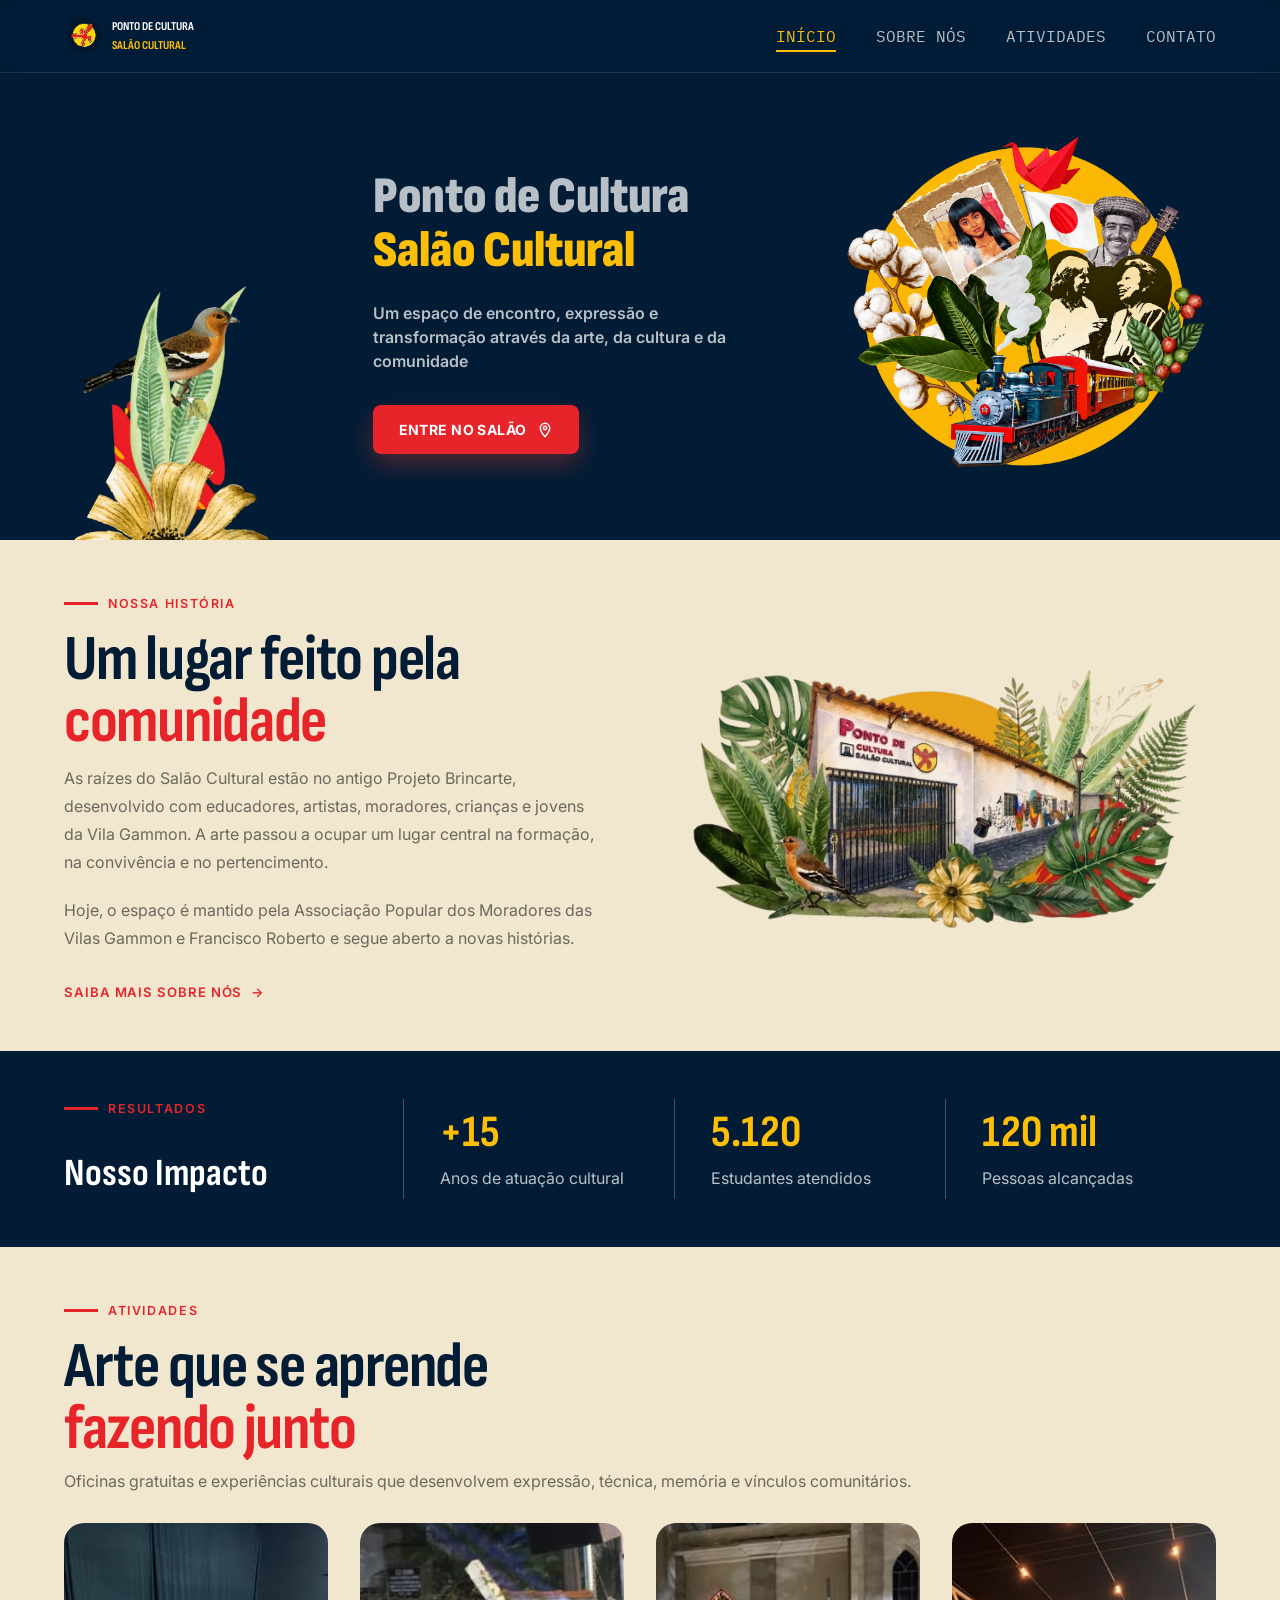
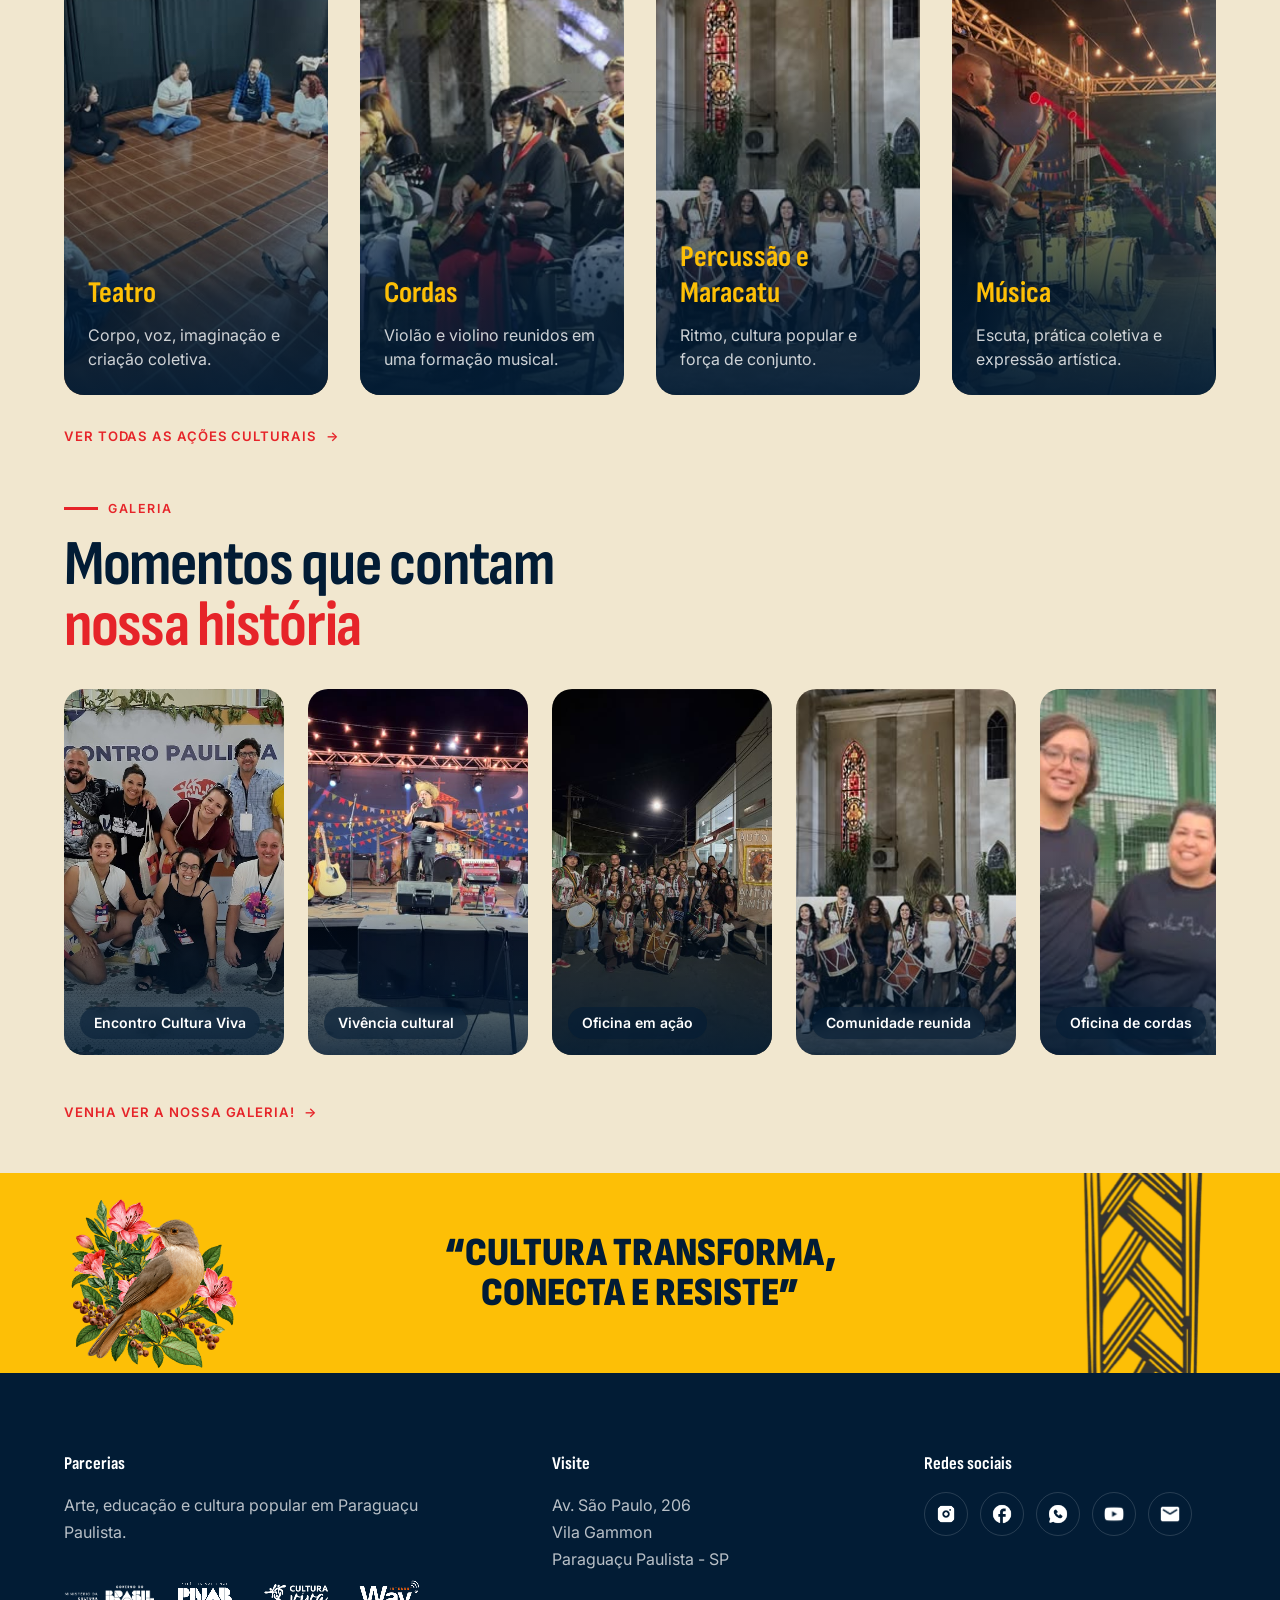
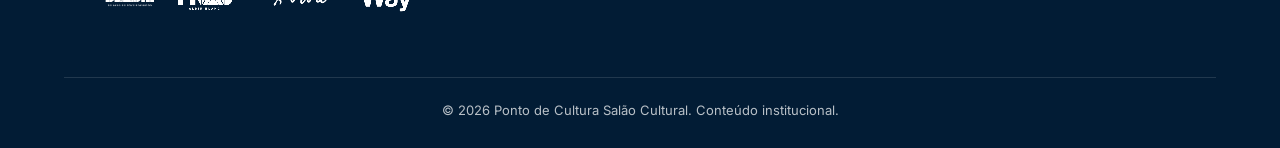
<file: index.html>
<!DOCTYPE html>
<html lang="pt-BR">
<head>
    <meta charset="UTF-8">
    <meta name="viewport" content="width=device-width, initial-scale=1.0">
    <title>Ponto de Cultura</title>
    <link rel="stylesheet" href="styles/app.css">
    <link rel="shortcut icon" href="assets/icons/Ponto-de-cultura_logo.webp" type="image/x-icon">
</head>
<body>
    <header>
        <nav>
            <div class="header-container">
                <div class="header__logo">
                    <img src="assets/icons/Ponto-de-cultura_logo.webp" alt="Logo do Ponto de Cultura Salão Cultural">

                    <div class="logo-content">
                        <span>PONTO DE CULTURA</span>
                        <span>SALÃO CULTURAL</span>
                    </div>
                </div>

                <input type="checkbox" id="menu-checkbox">
                <label class="menu-label" for="menu-checkbox" aria-label="Abrir menu">
                    <svg xmlns="http://www.w3.org/2000/svg" width="20" height="20" fill="currentColor"
                        viewBox="0 0 16 16">
                        <path fill-rule="evenodd"
                            d="M2.5 12a.5.5 0 0 1 .5-.5h10a.5.5 0 0 1 0 1H3a.5.5 0 0 1-.5-.5m0-4a.5.5 0 0 1 .5-.5h10a.5.5 0 0 1 0 1H3a.5.5 0 0 1-.5-.5m0-4a.5.5 0 0 1 .5-.5h10a.5.5 0 0 1 0 1H3a.5.5 0 0 1-.5-.5" />
                    </svg>
                </label>

                <label id="overlay" for="menu-checkbox"></label>

                <ul class="header__navbar">
                    <label class="menu-label" for="menu-checkbox" aria-label="Fechar menu">
                        <svg xmlns="http://www.w3.org/2000/svg" width="20" height="20" fill="currentColor"
                            viewBox="0 0 16 16">
                            <path
                                d="M2.146 2.854a.5.5 0 1 1 .708-.708L8 7.293l5.146-5.147a.5.5 0 0 1 .708.708L8.707 8l5.147 5.146a.5.5 0 0 1-.708.708L8 8.707l-5.146 5.147a.5.5 0 0 1-.708-.708L7.293 8z" />
                        </svg>
                    </label>

                    <li><a href="index.html" class="active">INÍCIO</a></li>
                    <li><a href="about.html">SOBRE NÓS</a></li>
                    <li><a href="activities.html">ATIVIDADES</a></li>
                    <li><a href="contact.html">CONTATO</a></li>
                </ul>
            </div>
        </nav>
    </header>

    <main>
        <section class="hero">
            <div class="hero-container content-container">
                <img class="hero-bird" src="assets/images/Pardal_hero.webp" alt="Pardal pousado">

                <div class="hero-content">
                    <h1 class="hero-title">
                        Ponto de Cultura<br>
                        <span class="hero-title-highlight">Salão Cultural</span>
                    </h1>

                    <p class="hero-text">
                        Um espaço de encontro, expressão e transformação através da arte, da cultura e da comunidade
                    </p>

                    <a href="about.html" class="hero-button">
                        ENTRE NO SALÃO
                        <svg viewBox="0 0 24 24" fill="none" stroke="currentColor" stroke-width="2.2" stroke-linecap="round"
                            stroke-linejoin="round">
                            <path d="M12 22s7-7.58 7-13a7 7 0 1 0-14 0c0 5.42 7 13 7 13Z" />
                            <circle cx="12" cy="9" r="2.5" />
                        </svg>
                    </a>
                </div>

                <img class="hero-hand" src="assets/images/Imagem_hero.png" alt="Elementos culturais do Salão Cultural">
            </div>
        </section>

        <section class="history content-container">
            <div class="history__container">
                <div class="history__content">
                    <span class="eyebrown">NOSSA HISTÓRIA</span>

                    <h1 class="title_content">Um lugar feito pela <span>comunidade</span></h1>

                    <div class="history__content__text">
                        <p>As raízes do Salão Cultural estão no antigo Projeto Brincarte, desenvolvido com educadores, artistas, moradores, crianças e jovens da Vila Gammon. A arte passou a ocupar um lugar central na formação, na convivência e no pertencimento. </p>
                        
                        <p>Hoje, o espaço é mantido pela Associação Popular dos Moradores das Vilas Gammon e Francisco Roberto e segue aberto a novas histórias.</p>
                    </div>
                </div>

                <a href="about.html" class="btn">Saiba mais sobre nós</a>
            </div>

            <img src="assets/images/Prédio_about.webp" alt="Uma imagem ilustrativa do prédio do Salão Cultural" class="history__image">
        </section>

        <section class="stats">
            <div class="stats-container content-container">
                <div class="title">
                    <span class="eyebrown">Resultados</span>
                    <h2>Nosso Impacto</h2>
                </div>

                <div class="metric">
                    <h3>+15</h3>
                    <p>Anos de atuação cultural</p>
                </div>

                <div class="metric">
                    <h3>5.120</h3>
                    <p>Estudantes atendidos</p>
                </div>
                
                <div class="metric">
                    <h3>120 mil</h3>
                    <p>Pessoas alcançadas</p>
                </div>
            </div>
        </section>

        <section class="activities">
            <div class="activities-container content-container">
                <span class="eyebrown"> Atividades</span>
                <div class="activities-content">
                    <h2 class="title_content">Arte que se aprende <span>fazendo junto</span></h2>
                    <p>Oficinas gratuitas e experiências culturais que desenvolvem expressão, técnica, memória e vínculos comunitários.</p>
                </div>
                <div class="images">
                    <div class="image" id="teatro">
                        <h3>Teatro</h3>
                        <p>Corpo, voz, imaginação e criação coletiva.</p>
                    </div>
                    <div class="image" id="cordas">
                        <h3>Cordas</h3>
                        <p>Violão e violino reunidos em uma formação musical.</p>
                    </div>
                    <div class="image" id="percussa-maracatu">
                        <h3>Percussão e Maracatu</h3>
                        <p>Ritmo, cultura popular e força de conjunto.</p>
                    </div>
                    <div class="image" id="musica">
                        <h3>Música</h3>
                        <p>Escuta, prática coletiva e expressão artística.</p>
                    </div>
                </div>
                <a href="activities.html" class="btn">Ver todas as ações culturais</a>
            </div>
        </section>

        <section class="galery content-container">
            <div class="titles-sections">
                <span class="eyebrown"> Galeria</span>
                <div class="activities-content">
                    <h2 class="title_content">Momentos que contam <span>nossa história</span></h2>
                </div>
            </div>

            <div class="galery__images">
                <div class="galery_images_image" id="encontro">
                    <span>Encontro Cultura Viva</span>
                </div>

                <div class="galery_images_image" id="vivencia">
                    <span>Vivência cultural</span>
                </div>

                <div class="galery_images_image" id="oficina-acao">
                    <span>Oficina em ação</span>
                </div>

                <div class="galery_images_image" id="comunidade">
                    <span>Comunidade reunida</span>
                </div>

                <div class="galery_images_image" id="oficina-cordas">
                    <span>Oficina de cordas</span>
                </div>
            </div>

            <a href="https://www.instagram.com/pontodecultura.ppta/" class="btn" target="_blank">Venha ver a nossa galeria!</a>
        </section>

        <section class="cta">
            <div class="cta-container content-container">
                <img class="cta__bird" src="assets/images/Pardal e flores_quote.webp" alt="Pardal">

                <div class="cta__content">
                    <h2>“Cultura transforma,<br>conecta e resiste”</h2>
                </div>
                <img class="cta__pattern" src="assets/images/Grafismo_quote.webp" alt="Grafismo decorativo">
            </div>
        </section>
    </main>

    <footer>
        <div class="footer-container">
            <div class="footer-content">
                <div class="footer-column">
                    <h3>Parcerias</h3>
                    <p>Arte, educação e cultura popular em Paraguaçu Paulista.</p>                        

                    <div class="footer-partners">
                        <img src="assets/icons/Ministério-da-cultura_logo.webp" alt="Ministério da Cultura">
                        <img src="assets/icons/PNAB_logo.webp" alt="PNAB">
                        <img src="assets/icons/Cultura-viva_logo.webp" alt="Cultura Viva">
                        <img src="assets/icons/Way_logo.webp" alt="Way">
                    </div>
                </div>

                <div class="footer-column">
                    <h3>Visite</h3>

                    <a href="https://www.google.com/maps/search/?api=1&query=Av.+São+Paulo+206+Paraguaçu+Paulista+SP"
                        target="_blank"
                        rel="noopener noreferrer">
                        Av. São Paulo, 206<br>
                        Vila Gammon<br>
                        Paraguaçu Paulista - SP
                    </a>
                </div>

                <div class="footer-column">
                    <h3>Redes sociais</h3>

                    <div class="footer-socials">
                        <a href="https://www.instagram.com/pontodecultura.ppta/" target="_blank" aria-label="Instagram">
                            <img src="assets/icons/Instagram_logo.webp" alt="Instagram">
                        </a>

                        <a href="https://www.facebook.com/PontodeCultura.APMVGFR" target="_blank" aria-label="Facebook">
                            <img src="assets/icons/Facebook_logo.webp" alt="Facebook">
                        </a>

                        <a href="#" target="_blank" aria-label="WhatsApp">
                            <img src="assets/icons/Whatsapp_logo.webp" alt="WhatsApp">
                        </a>

                        <a href="https://www.youtube.com/@SalaoCultural" target="_blank" aria-label="YouTube">
                            <img src="assets/icons/Youtube_logo.webp" alt="YouTube">
                        </a>

                        <a href="pontodeculturasalaocultural@gmail.com" target="_blank" aria-label="E-mail">
                            <img src="assets/icons/Email_logo.webp" alt="E-mail">
                        </a>
                    </div>
                </div>
            </div>

            <div class="footer-bottom">
                <p>© 2026 Ponto de Cultura Salão Cultural. Conteúdo institucional.</p>
            </div>
        </div>
    </footer>
</body>
</html>
</file>
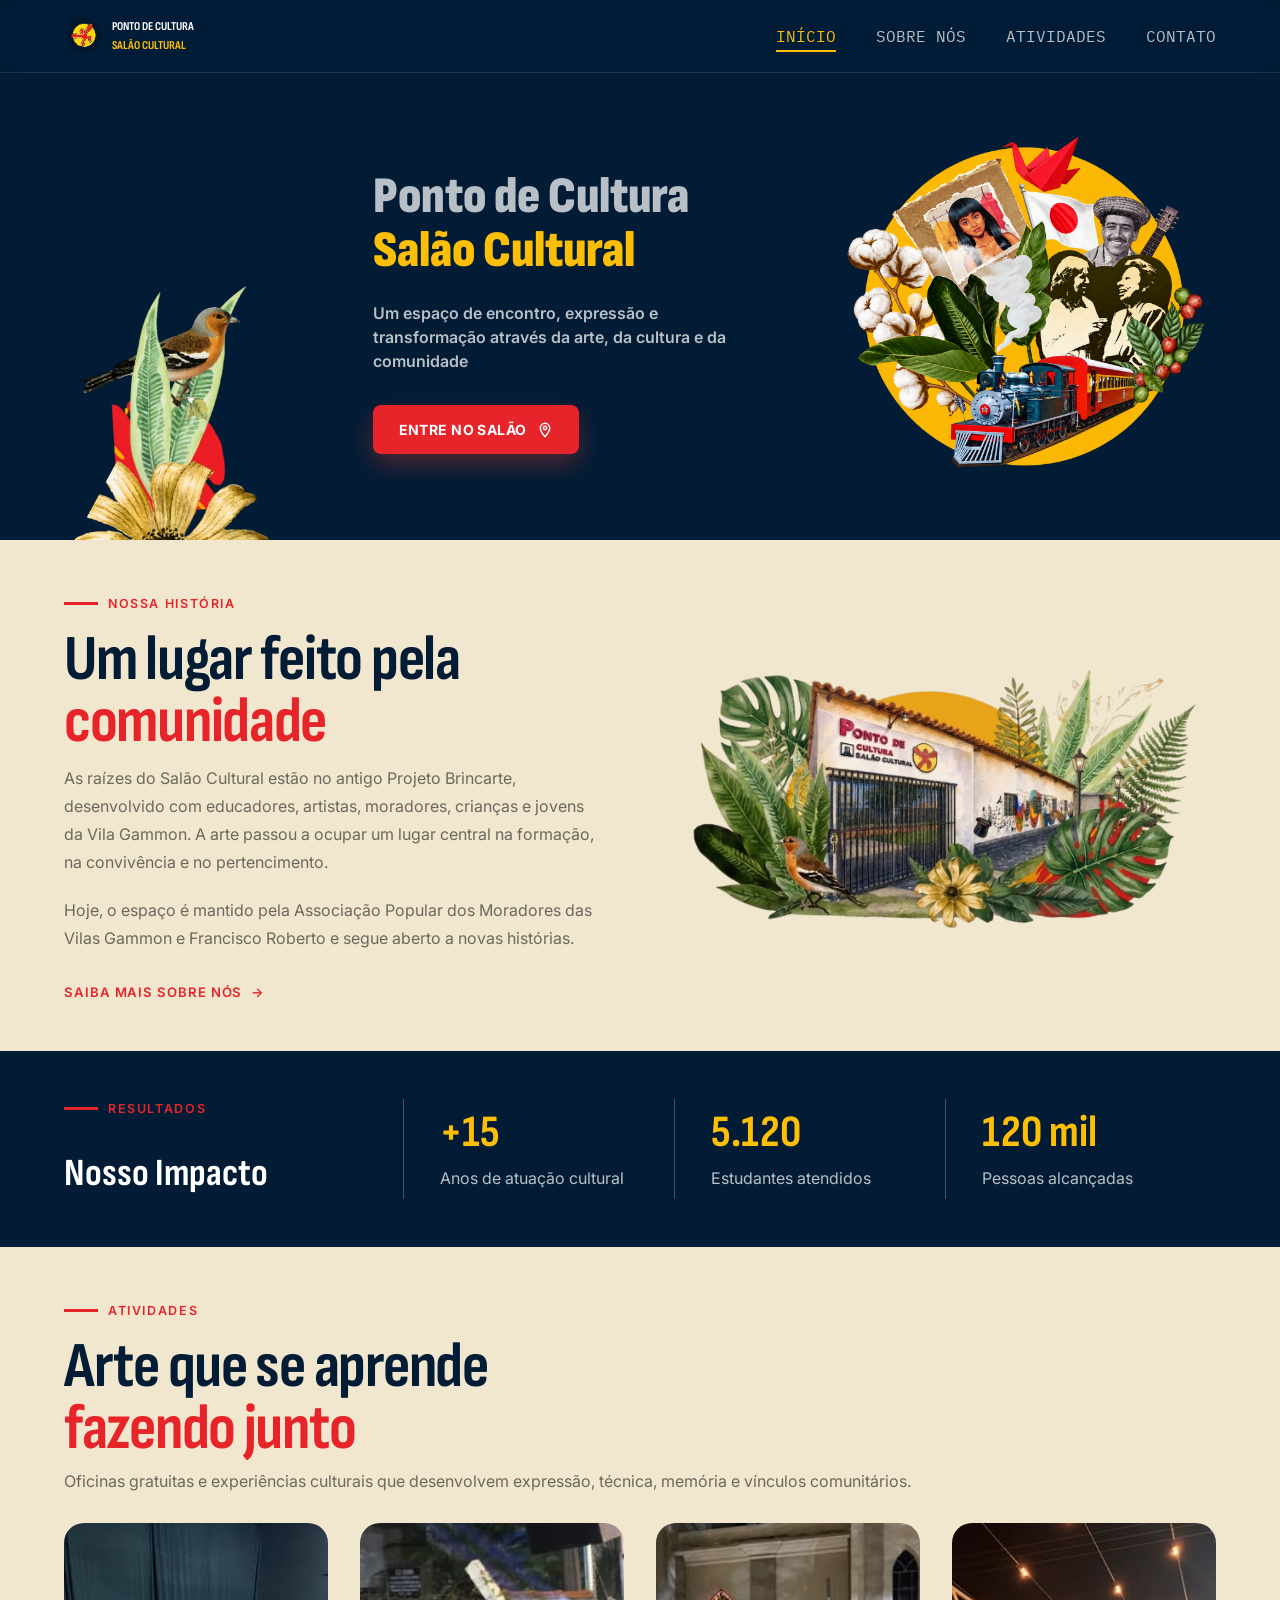
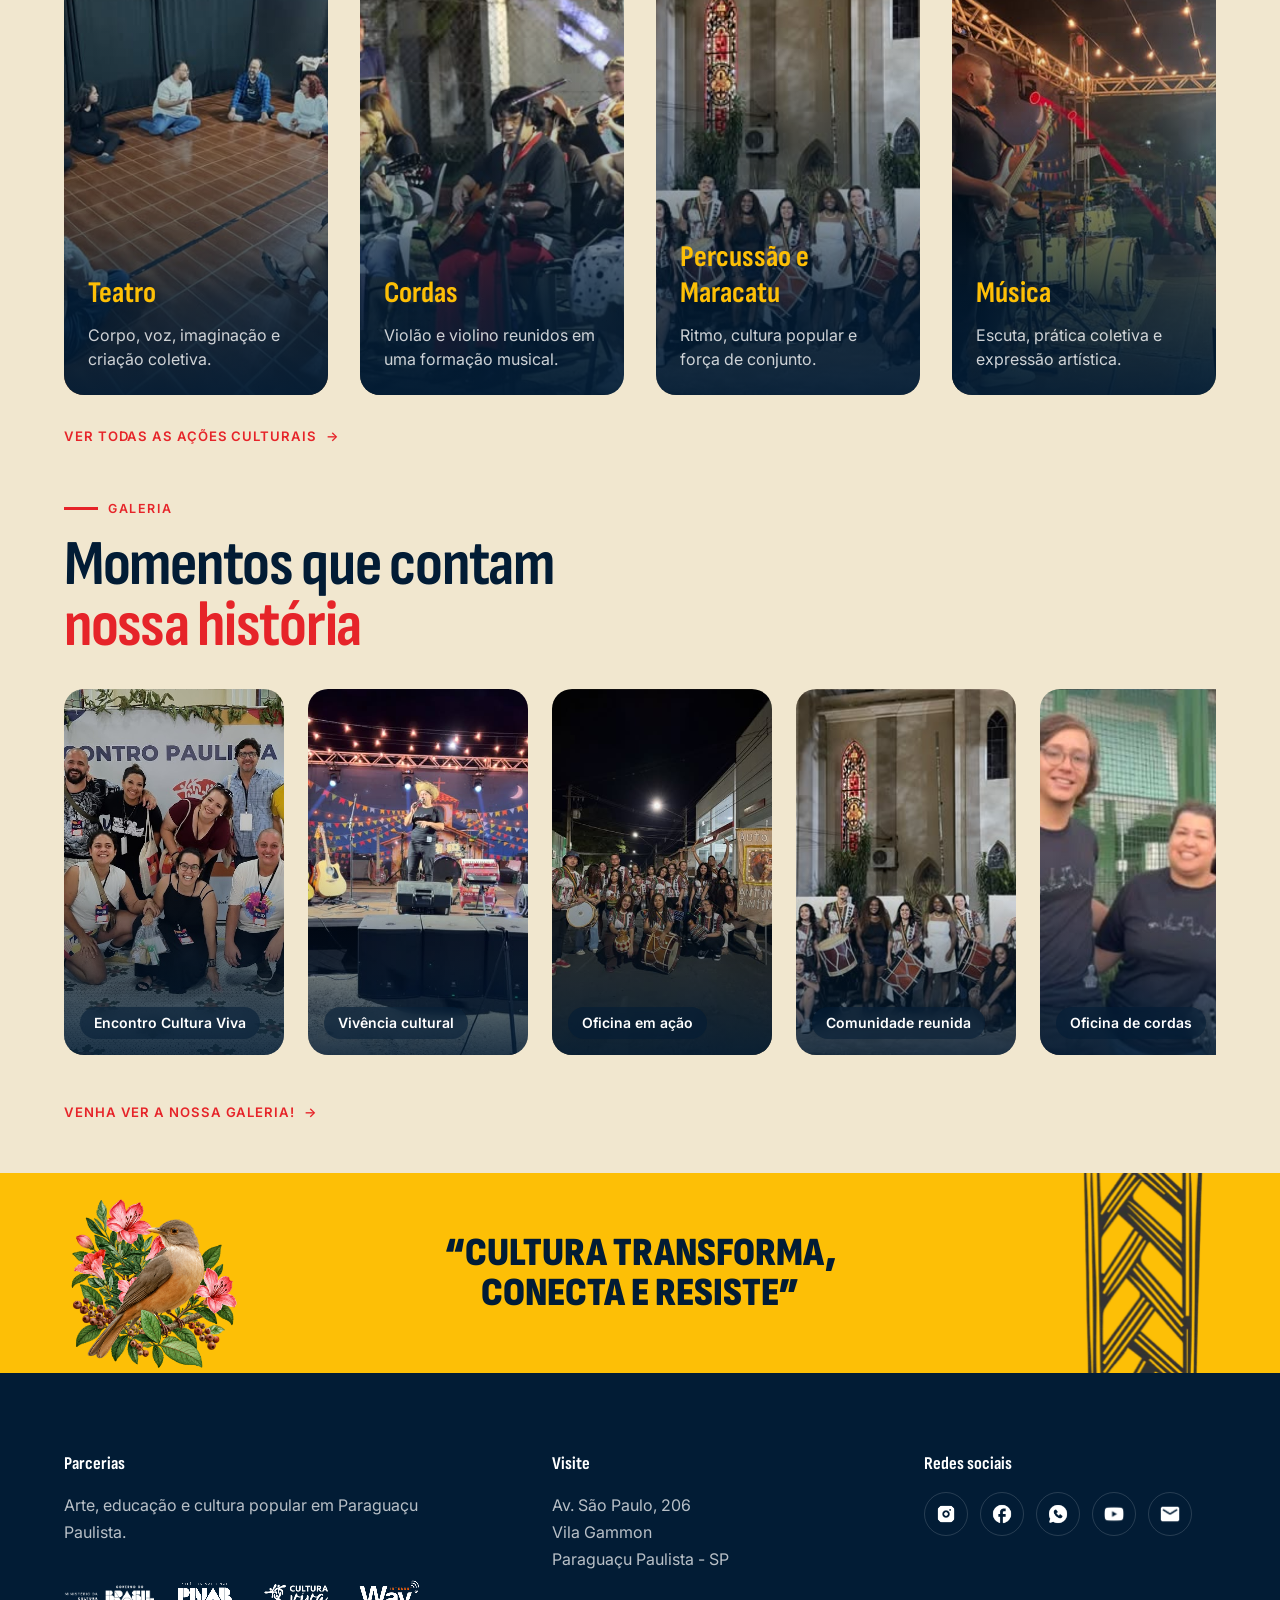
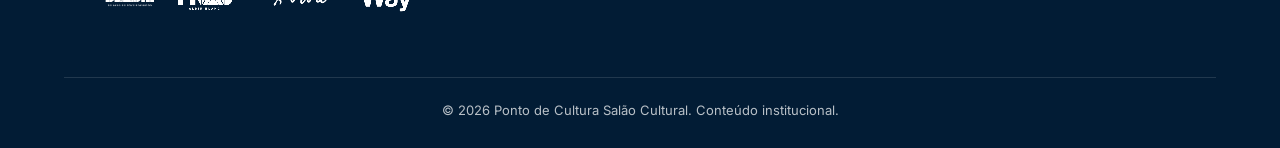
<file: pages/index.html>
<!DOCTYPE html>
<html lang="pt-BR">
<head>
    <meta charset="UTF-8">
    <meta name="viewport" content="width=device-width, initial-scale=1.0">
    <title>Ponto de Cultura</title>
    <link rel="stylesheet" href="../styles/app.css">
    <link rel="shortcut icon" href="../assets/icons/Ponto-de-cultura_logo.webp" type="image/x-icon">
</head>
<body>
    <header>
        <nav>
            <div class="header-container">
                <div class="header__logo">
                    <img src="../assets/icons/Ponto-de-cultura_logo.webp" alt="Logo do Ponto de Cultura Salão Cultural">

                    <div class="logo-content">
                        <span>PONTO DE CULTURA</span>
                        <span>SALÃO CULTURAL</span>
                    </div>
                </div>

                <input type="checkbox" id="menu-checkbox">
                <label class="menu-label" for="menu-checkbox" aria-label="Abrir menu">
                    <svg xmlns="http://www.w3.org/2000/svg" width="20" height="20" fill="currentColor"
                        viewBox="0 0 16 16">
                        <path fill-rule="evenodd"
                            d="M2.5 12a.5.5 0 0 1 .5-.5h10a.5.5 0 0 1 0 1H3a.5.5 0 0 1-.5-.5m0-4a.5.5 0 0 1 .5-.5h10a.5.5 0 0 1 0 1H3a.5.5 0 0 1-.5-.5m0-4a.5.5 0 0 1 .5-.5h10a.5.5 0 0 1 0 1H3a.5.5 0 0 1-.5-.5" />
                    </svg>
                </label>

                <label id="overlay" for="menu-checkbox"></label>

                <ul class="header__navbar">
                    <label class="menu-label" for="menu-checkbox" aria-label="Fechar menu">
                        <svg xmlns="http://www.w3.org/2000/svg" width="20" height="20" fill="currentColor"
                            viewBox="0 0 16 16">
                            <path
                                d="M2.146 2.854a.5.5 0 1 1 .708-.708L8 7.293l5.146-5.147a.5.5 0 0 1 .708.708L8.707 8l5.147 5.146a.5.5 0 0 1-.708.708L8 8.707l-5.146 5.147a.5.5 0 0 1-.708-.708L7.293 8z" />
                        </svg>
                    </label>

                    <li><a href="index.html" class="active">INÍCIO</a></li>
                    <li><a href="about.html">SOBRE NÓS</a></li>
                    <li><a href="activities.html">ATIVIDADES</a></li>
                    <li><a href="contact.html">CONTATO</a></li>
                </ul>
            </div>
        </nav>
    </header>

    <main>
        <section class="hero">
            <div class="hero-container content-container">
                <img class="hero-bird" src="../assets/images/Pardal_hero.webp" alt="Pardal pousado">

                <div class="hero-content">
                    <h1 class="hero-title">
                        Ponto de Cultura<br>
                        <span class="hero-title-highlight">Salão Cultural</span>
                    </h1>

                    <p class="hero-text">
                        Um espaço de encontro, expressão e transformação através da arte, da cultura e da comunidade
                    </p>

                    <a href="about.html" class="hero-button">
                        ENTRE NO SALÃO
                        <svg viewBox="0 0 24 24" fill="none" stroke="currentColor" stroke-width="2.2" stroke-linecap="round"
                            stroke-linejoin="round">
                            <path d="M12 22s7-7.58 7-13a7 7 0 1 0-14 0c0 5.42 7 13 7 13Z" />
                            <circle cx="12" cy="9" r="2.5" />
                        </svg>
                    </a>
                </div>

                <img class="hero-hand" src="../assets/images/Imagem_hero.png" alt="Elementos culturais do Salão Cultural">
            </div>
        </section>

        <section class="history content-container">
            <div class="history__container">
                <div class="history__content">
                    <span class="eyebrown">NOSSA HISTÓRIA</span>

                    <h1 class="title_content">Um lugar feito pela <span>comunidade</span></h1>

                    <div class="history__content__text">
                        <p>As raízes do Salão Cultural estão no antigo Projeto Brincarte, desenvolvido com educadores, artistas, moradores, crianças e jovens da Vila Gammon. A arte passou a ocupar um lugar central na formação, na convivência e no pertencimento. </p>
                        
                        <p>Hoje, o espaço é mantido pela Associação Popular dos Moradores das Vilas Gammon e Francisco Roberto e segue aberto a novas histórias.</p>
                    </div>
                </div>

                <a href="about.html" class="btn">Saiba mais sobre nós</a>
            </div>

            <img src="../assets/images/Prédio_about.webp" alt="Uma imagem ilustrativa do prédio do Salão Cultural" class="history__image">
        </section>

        <section class="stats">
            <div class="stats-container content-container">
                <div class="title">
                    <span class="eyebrown">Resultados</span>
                    <h2>Nosso Impacto</h2>
                </div>

                <div class="metric">
                    <h3>+15</h3>
                    <p>Anos de atuação cultural</p>
                </div>

                <div class="metric">
                    <h3>5.120</h3>
                    <p>Estudantes atendidos</p>
                </div>
                
                <div class="metric">
                    <h3>120 mil</h3>
                    <p>Pessoas alcançadas</p>
                </div>
            </div>
        </section>

        <section class="activities">
            <div class="activities-container content-container">
                <span class="eyebrown"> Atividades</span>
                <div class="activities-content">
                    <h2 class="title_content">Arte que se aprende <span>fazendo junto</span></h2>
                    <p>Oficinas gratuitas e experiências culturais que desenvolvem expressão, técnica, memória e vínculos comunitários.</p>
                </div>
                <div class="images">
                    <div class="image" id="teatro">
                        <h3>Teatro</h3>
                        <p>Corpo, voz, imaginação e criação coletiva.</p>
                    </div>
                    <div class="image" id="cordas">
                        <h3>Cordas</h3>
                        <p>Violão e violino reunidos em uma formação musical.</p>
                    </div>
                    <div class="image" id="percussa-maracatu">
                        <h3>Percussão e Maracatu</h3>
                        <p>Ritmo, cultura popular e força de conjunto.</p>
                    </div>
                    <div class="image" id="musica">
                        <h3>Música</h3>
                        <p>Escuta, prática coletiva e expressão artística.</p>
                    </div>
                </div>
                <a href="activities.html" class="btn">Ver todas as ações culturais</a>
            </div>
        </section>

        <section class="galery content-container">
            <div class="titles-sections">
                <span class="eyebrown"> Galeria</span>
                <div class="activities-content">
                    <h2 class="title_content">Momentos que contam <span>nossa história</span></h2>
                </div>
            </div>

            <div class="galery__images">
                <div class="galery_images_image" id="encontro">
                    <span>Encontro Cultura Viva</span>
                </div>

                <div class="galery_images_image" id="vivencia">
                    <span>Vivência cultural</span>
                </div>

                <div class="galery_images_image" id="oficina-acao">
                    <span>Oficina em ação</span>
                </div>

                <div class="galery_images_image" id="comunidade">
                    <span>Comunidade reunida</span>
                </div>

                <div class="galery_images_image" id="oficina-cordas">
                    <span>Oficina de cordas</span>
                </div>
            </div>

            <a href="https://www.instagram.com/pontodecultura.ppta/" class="btn" target="_blank">Venha ver a nossa galeria!</a>
        </section>

        <section class="cta">
            <div class="cta-container content-container">
                <img class="cta__bird" src="../assets/images/Pardal e flores_quote.webp" alt="Pardal">

                <div class="cta__content">
                    <h2>“Cultura transforma,<br>conecta e resiste”</h2>
                </div>
                <img class="cta__pattern" src="../assets/images/Grafismo_quote.webp" alt="Grafismo decorativo">
            </div>
        </section>
    </main>

    <footer>
        <div class="footer-container">
            <div class="footer-content">
                <div class="footer-column">
                    <h3>Parcerias</h3>
                    <p>Arte, educação e cultura popular em Paraguaçu Paulista.</p>                        

                    <div class="footer-partners">
                        <img src="../assets/icons/Ministério-da-cultura_logo.webp" alt="Ministério da Cultura">
                        <img src="../assets/icons/PNAB_logo.webp" alt="PNAB">
                        <img src="../assets/icons/Cultura-viva_logo.webp" alt="Cultura Viva">
                        <img src="../assets/icons/Way_logo.webp" alt="Way">
                    </div>
                </div>

                <div class="footer-column">
                    <h3>Visite</h3>

                    <a href="https://www.google.com/maps/search/?api=1&query=Av.+São+Paulo+206+Paraguaçu+Paulista+SP"
                        target="_blank"
                        rel="noopener noreferrer">
                        Av. São Paulo, 206<br>
                        Vila Gammon<br>
                        Paraguaçu Paulista - SP
                    </a>
                </div>

                <div class="footer-column">
                    <h3>Redes sociais</h3>

                    <div class="footer-socials">
                        <a href="https://www.instagram.com/pontodecultura.ppta/" target="_blank" aria-label="Instagram">
                            <img src="../assets/icons/Instagram_logo.webp" alt="Instagram">
                        </a>

                        <a href="https://www.facebook.com/PontodeCultura.APMVGFR" target="_blank" aria-label="Facebook">
                            <img src="../assets/icons/Facebook_logo.webp" alt="Facebook">
                        </a>

                        <a href="#" target="_blank" aria-label="WhatsApp">
                            <img src="../assets/icons/Whatsapp_logo.webp" alt="WhatsApp">
                        </a>

                        <a href="https://www.youtube.com/@SalaoCultural" target="_blank" aria-label="YouTube">
                            <img src="../assets/icons/Youtube_logo.webp" alt="YouTube">
                        </a>

                        <a href="pontodeculturasalaocultural@gmail.com" target="_blank" aria-label="E-mail">
                            <img src="../assets/icons/Email_logo.webp" alt="E-mail">
                        </a>
                    </div>
                </div>
            </div>

            <div class="footer-bottom">
                <p>© 2026 Ponto de Cultura Salão Cultural. Conteúdo institucional.</p>
            </div>
        </div>
    </footer>
</body>
</html>
</file>
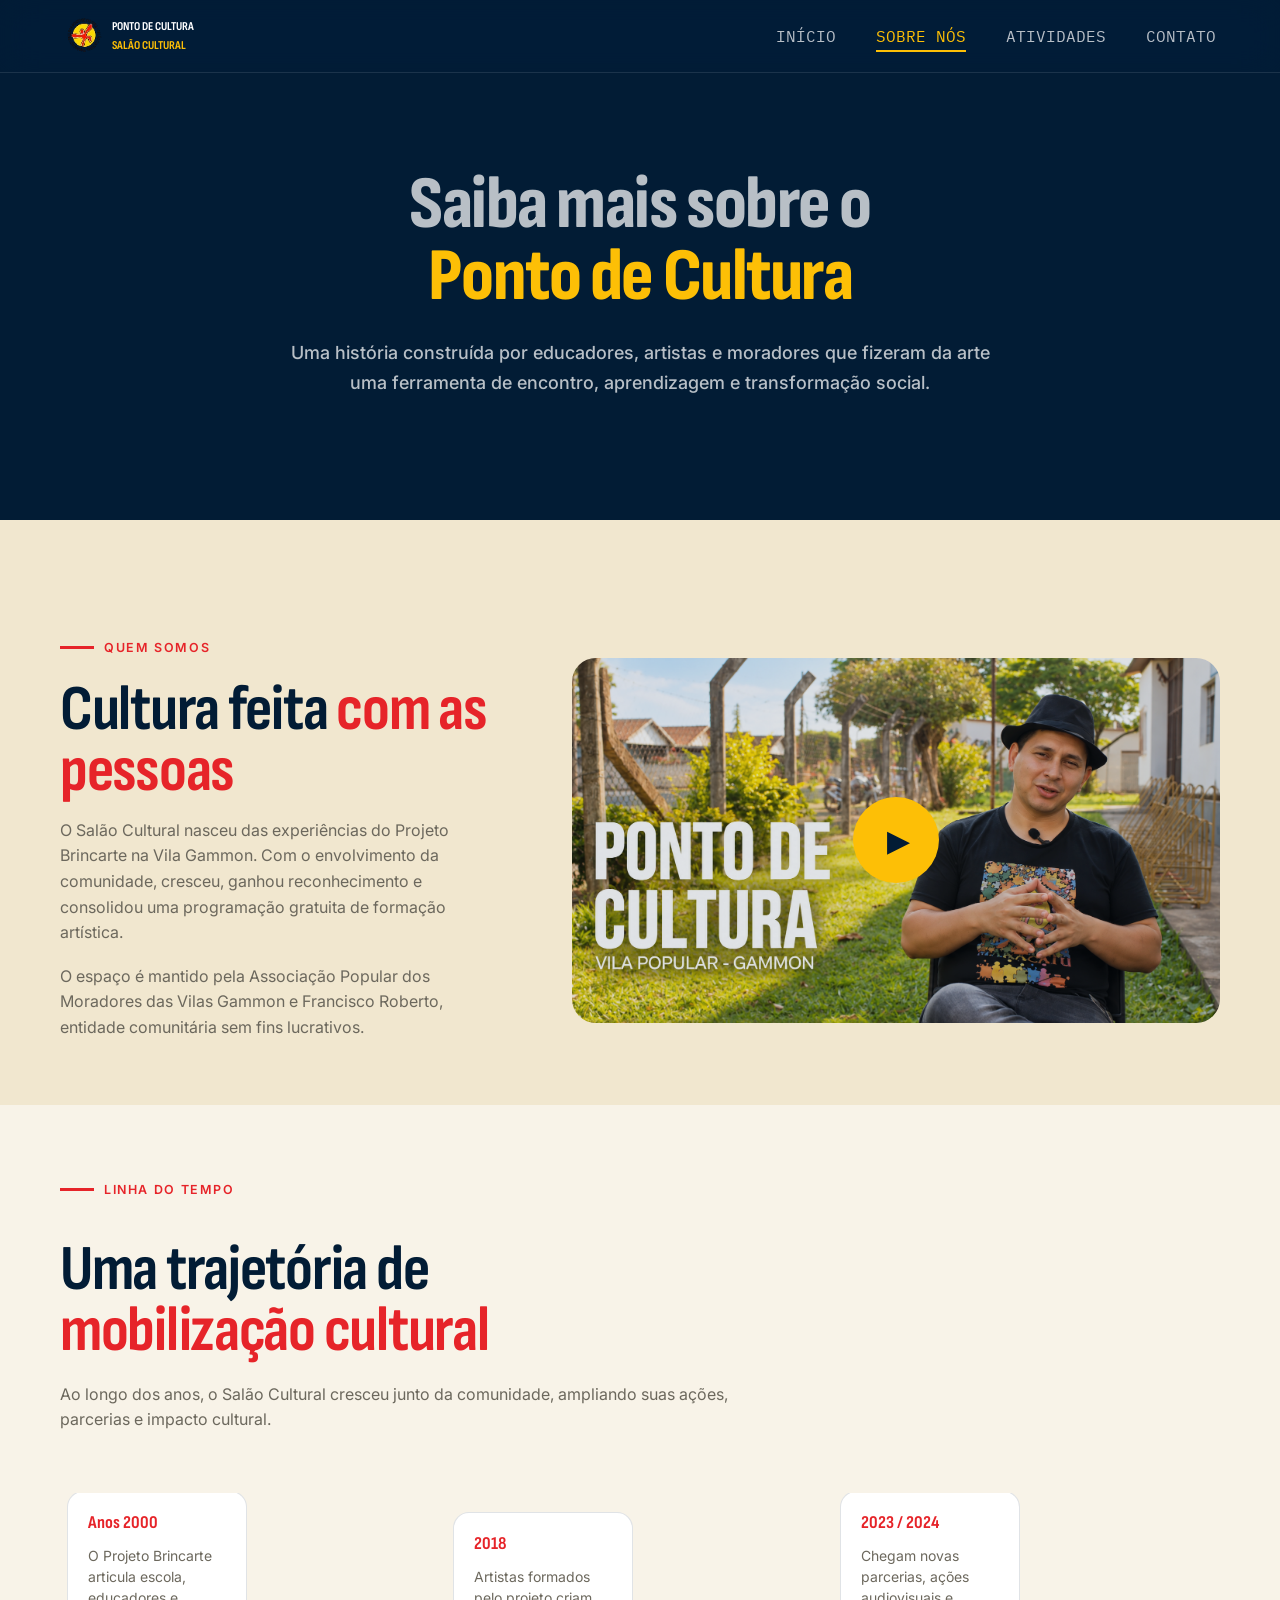
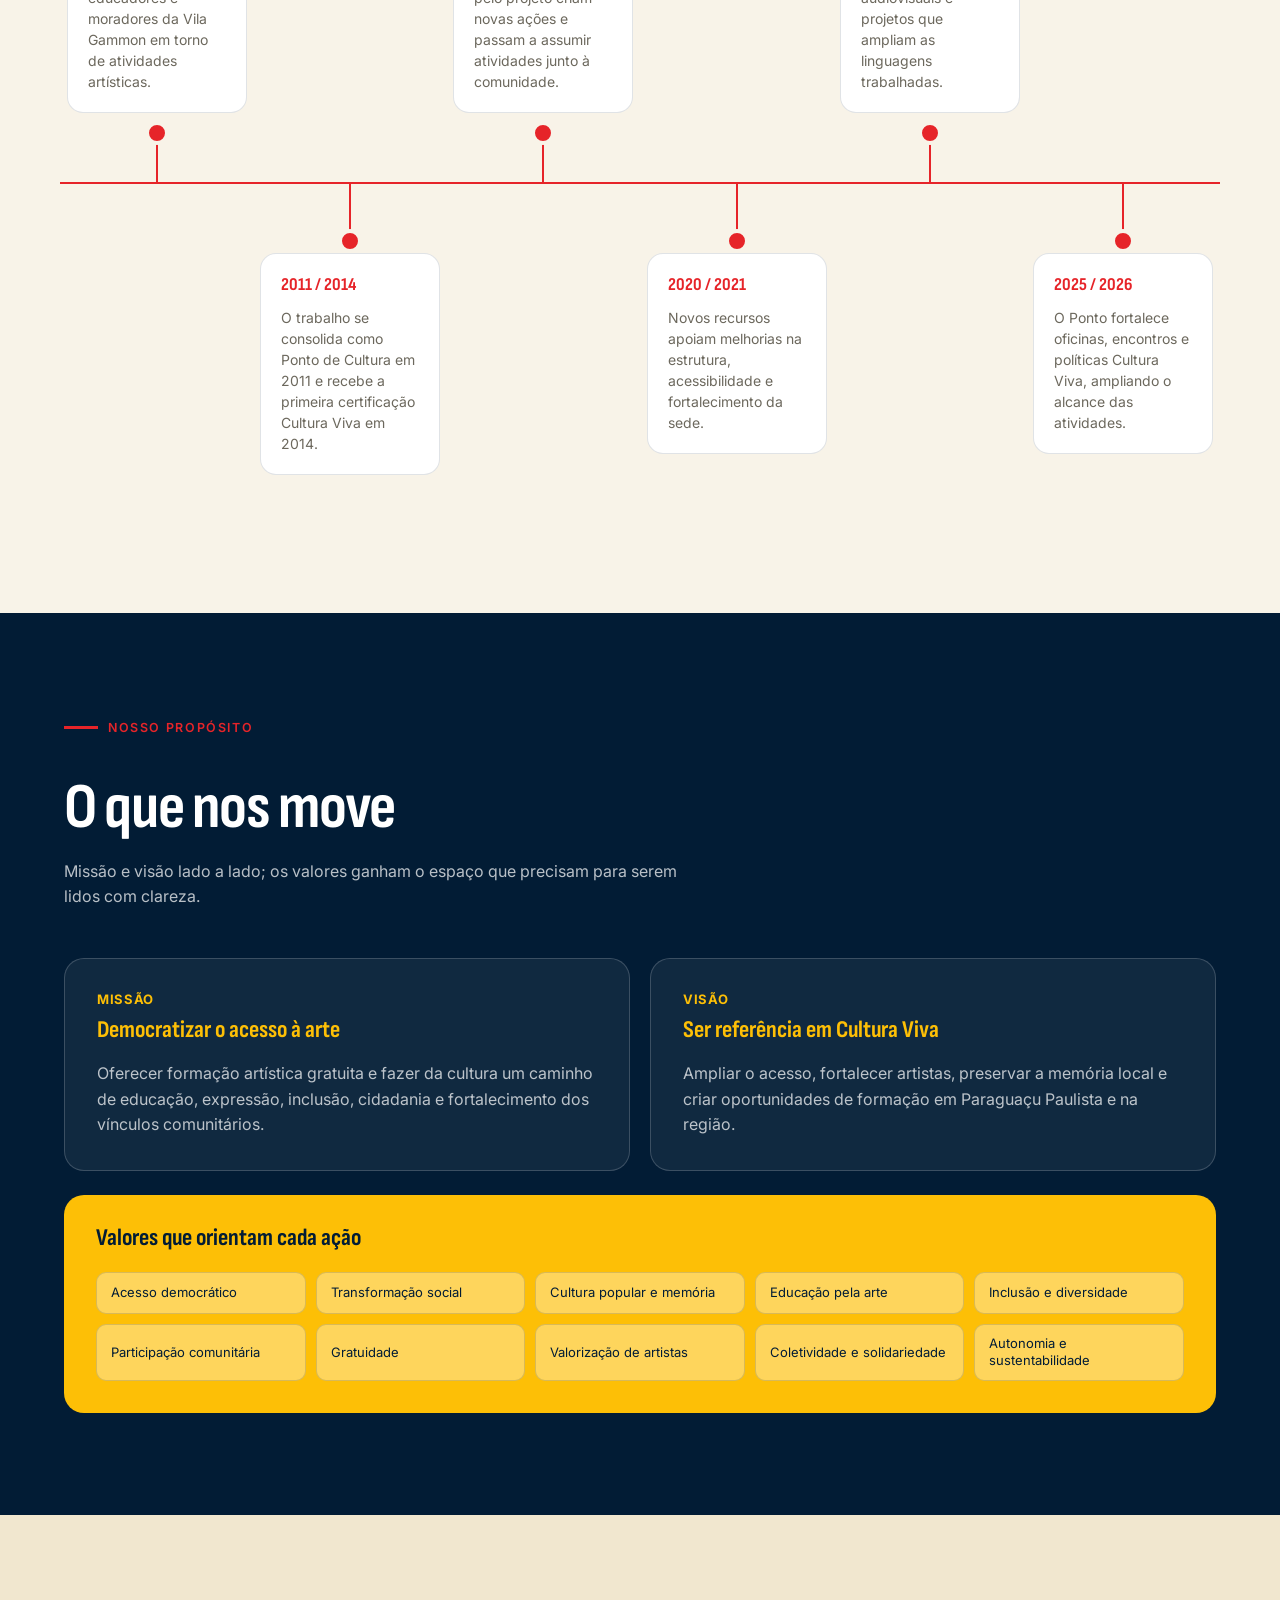
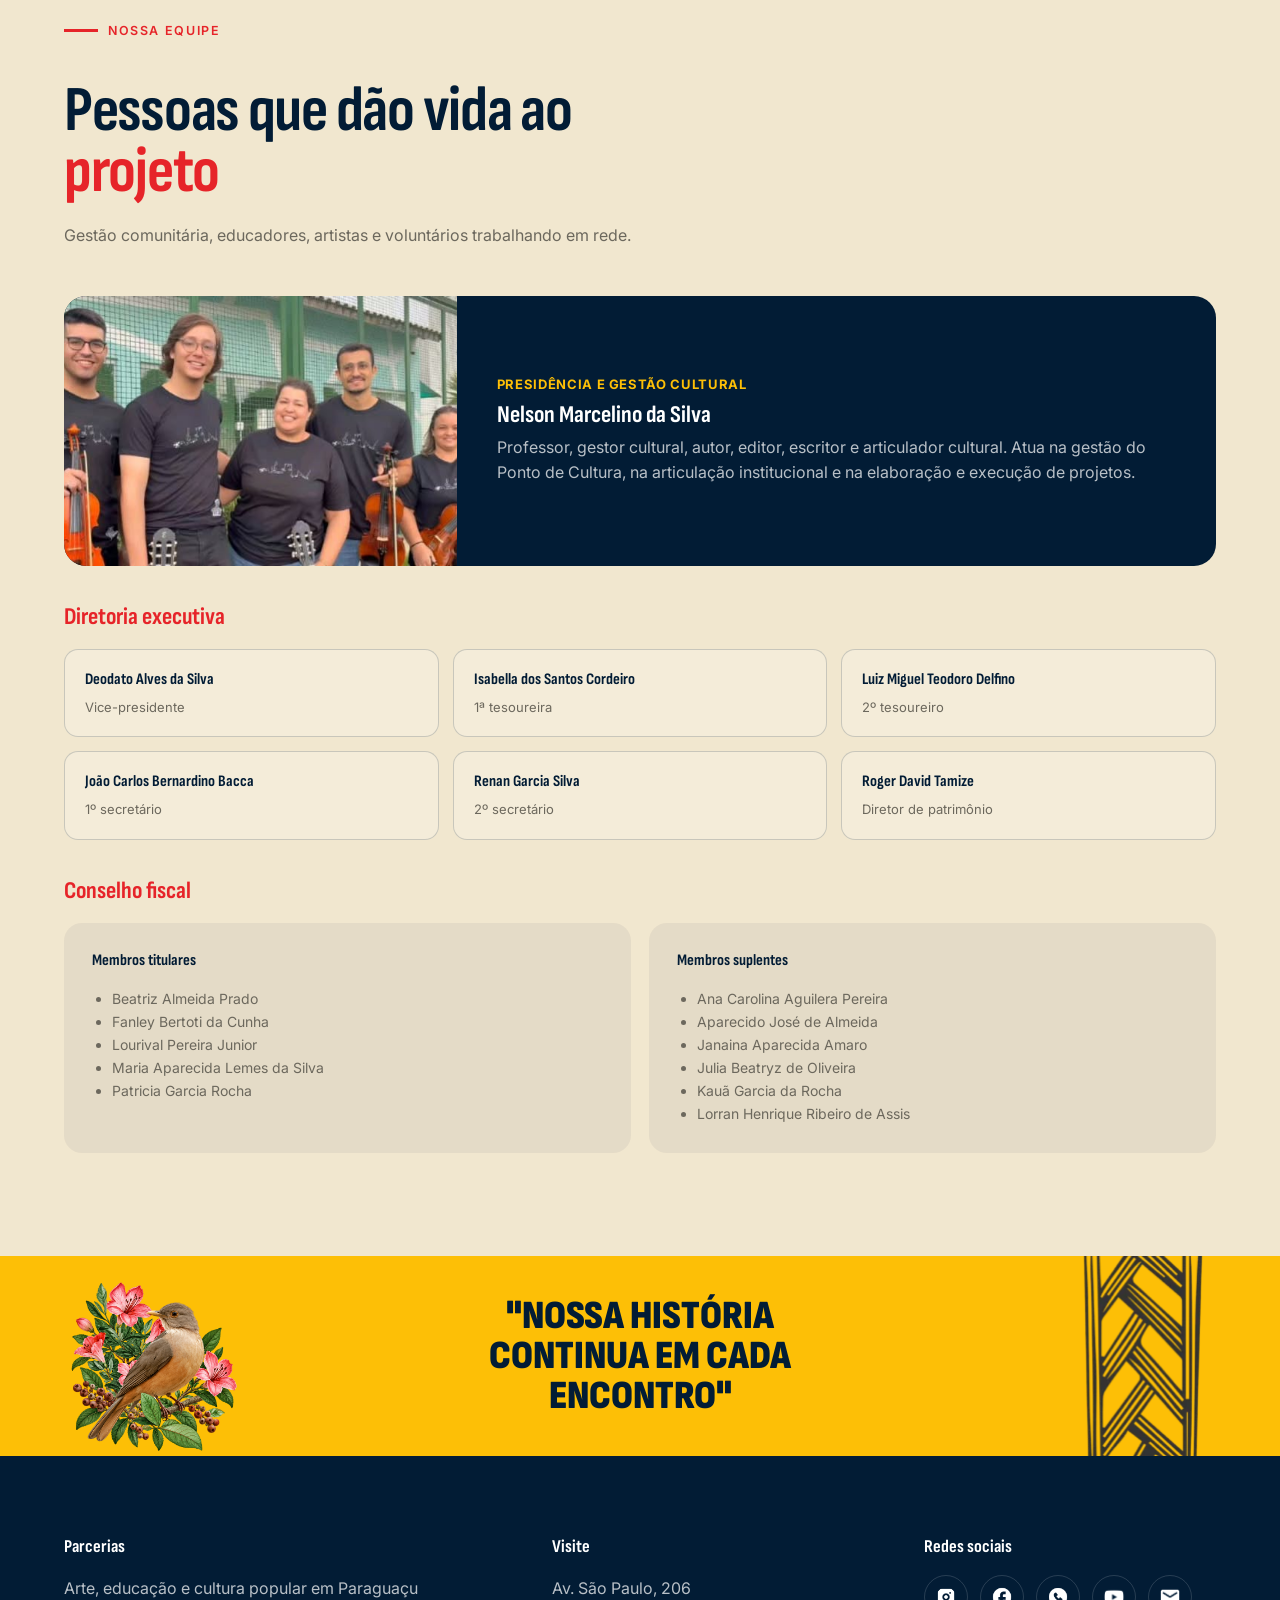
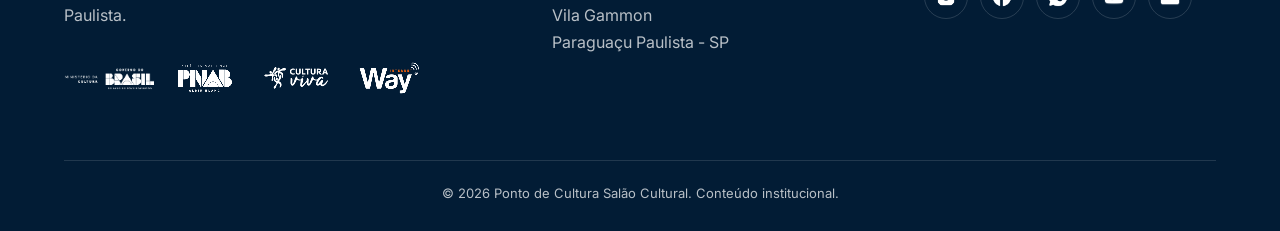
<file: about.html>
<!DOCTYPE html>
<html lang="pt-BR">
<head>
    <meta charset="UTF-8">
    <meta name="viewport" content="width=device-width, initial-scale=1.0">
    <title>Sobre nós - Ponto de cultura</title>
    <link rel="stylesheet" href="styles/app.css">
    <link rel="shortcut icon" href="assets/icons/Ponto-de-cultura_logo.webp" type="image/x-icon">
</head>
<body>
    <header>
        <nav>
            <div class="header-container">
                <div class="header__logo">
                    <img src="assets/icons/Ponto-de-cultura_logo.webp" alt="Logo do Ponto de Cultura Salão Cultural">

                    <div class="logo-content">
                        <span>PONTO DE CULTURA</span>
                        <span>SALÃO CULTURAL</span>
                    </div>
                </div>

                <input type="checkbox" id="menu-checkbox">
                <label class="menu-label" for="menu-checkbox" aria-label="Abrir menu">
                    <svg xmlns="http://www.w3.org/2000/svg" width="20" height="20" fill="currentColor"
                        viewBox="0 0 16 16">
                        <path fill-rule="evenodd"
                            d="M2.5 12a.5.5 0 0 1 .5-.5h10a.5.5 0 0 1 0 1H3a.5.5 0 0 1-.5-.5m0-4a.5.5 0 0 1 .5-.5h10a.5.5 0 0 1 0 1H3a.5.5 0 0 1-.5-.5m0-4a.5.5 0 0 1 .5-.5h10a.5.5 0 0 1 0 1H3a.5.5 0 0 1-.5-.5" />
                    </svg>
                </label>

                <label id="overlay" for="menu-checkbox"></label>

                <ul class="header__navbar">
                    <label class="menu-label" for="menu-checkbox" aria-label="Fechar menu">
                        <svg xmlns="http://www.w3.org/2000/svg" width="20" height="20" fill="currentColor"
                            viewBox="0 0 16 16">
                            <path
                                d="M2.146 2.854a.5.5 0 1 1 .708-.708L8 7.293l5.146-5.147a.5.5 0 0 1 .708.708L8.707 8l5.147 5.146a.5.5 0 0 1-.708.708L8 8.707l-5.146 5.147a.5.5 0 0 1-.708-.708L7.293 8z" />
                        </svg>
                    </label>

                    <li><a href="index.html">INÍCIO</a></li>
                    <li><a href="about.html" class="active">SOBRE NÓS</a></li>
                    <li><a href="activities.html">ATIVIDADES</a></li>
                    <li><a href="contact.html">CONTATO</a></li>
                </ul>
            </div>
        </nav>
    </header>

    <main>
        <section class="hero hero--internal">
            <div class="hero-container-pages content-container">
                <div class="hero-content">
                    <h1 class="hero-title">
                        <span class="hero-title-line">Saiba mais sobre o</span><br>
                        <span class="hero-title-highlight">Ponto de Cultura</span>
                    </h1>

                    <p class="hero-text hero-text-pages">
                        Uma história construída por educadores, artistas e moradores que fizeram da arte uma ferramenta de encontro, aprendizagem e transformação social.
                    </p>
                </div>
            </div>
        </section>

        <section class="about-video">
            <div class="about-video-container">
                <div class="about-video__content">
                    <span class="eyebrown">QUEM SOMOS</span>

                    <h2 class="title_content">
                        Cultura feita <span>com as pessoas</span>
                    </h2>

                    <div class="about-video__text">
                        <p> O Salão Cultural nasceu das experiências do Projeto Brincarte na Vila Gammon. Com o envolvimento da comunidade, cresceu, ganhou reconhecimento e consolidou uma programação gratuita de formação artística.</p>

                        <p> O espaço é mantido pela Associação Popular dos Moradores das Vilas Gammon e Francisco Roberto, entidade comunitária sem fins lucrativos.</p>
                    </div>
                </div>

                <div class="about-video__media">
                    <a href="https://www.instagram.com/tv/CIOsqZmjCOv/"
                        target="_blank"
                        rel="noopener noreferrer"
                        class="about-video__link"
                        aria-label="Assistir ao vídeo no Instagram">

                        <img src="assets/photos/capa-video.png" alt="Nelson falando em vídeo sobre o Salão Cultural">

                        <span class="about-video__play">▶</span>
                    </a>
                </div>
            </div>
        </section>

        <section class="timeline">
            <div class="timeline-container">
                <span class="eyebrown">LINHA DO TEMPO</span>

                <div class="timeline-heading">
                    <h2 class="title_content">Uma trajetória de <span>mobilização cultural</span></h2>

                    <p>Ao longo dos anos, o Salão Cultural cresceu junto da comunidade, ampliando suas ações, parcerias e impacto cultural.</p>
                </div>

                <div class="timeline-scroll">
                    <div class="timeline-track">
                        <article class="timeline-item timeline-item--top">
                            <div class="timeline-card">
                                <h3>Anos 2000</h3>

                                <p>O Projeto Brincarte articula escola, educadores e moradores da Vila Gammon em torno de atividades artísticas.</p>
                            </div>
                        </article>

                        <article class="timeline-item timeline-item--bottom">
                            <div class="timeline-card">
                                <h3>2011 / 2014</h3>

                                <p>O trabalho se consolida como Ponto de Cultura em 2011 e recebe a primeira certificação Cultura Viva em 2014.</p>
                            </div>
                        </article>

                        <article class="timeline-item timeline-item--top">
                            <div class="timeline-card">
                                <h3>2018</h3>

                                <p>Artistas formados pelo projeto criam novas ações e passam a assumir atividades junto à comunidade.</p>
                            </div>
                        </article>

                        <article class="timeline-item timeline-item--bottom">
                            <div class="timeline-card">
                                <h3>2020 / 2021</h3>

                                <p>Novos recursos apoiam melhorias na estrutura, acessibilidade e fortalecimento da sede.</p>
                            </div>
                        </article>

                        <article class="timeline-item timeline-item--top">
                            <div class="timeline-card">
                                <h3>2023 / 2024</h3>

                                <p>Chegam novas parcerias, ações audiovisuais e projetos que ampliam as linguagens trabalhadas.</p>
                            </div>
                        </article>

                        <article class="timeline-item timeline-item--bottom">
                            <div class="timeline-card">
                                <h3>2025 / 2026</h3>

                                <p> O Ponto fortalece oficinas, encontros e políticas Cultura Viva, ampliando o alcance das atividades.</p>
                            </div>
                        </article>
                    </div>
                </div>
            </div>
        </section>

        <section class="purpose" aria-labelledby="purpose-title">

            <div class="purpose-container content-container">

                <span class="eyebrown">NOSSO PROPÓSITO</span>

                <div class="purpose-heading">

                    <h2 class="title_content" id="purpose-title">O que nos move</h2>

                    <p>
                        Missão e visão lado a lado; os valores ganham o espaço que precisam
                        para serem lidos com clareza.
                    </p>

                </div>

                <div class="purpose-cards">

                    <article class="purpose-card">

                        <span>MISSÃO</span>

                        <h3>Democratizar o acesso à arte</h3>

                        <p>
                            Oferecer formação artística gratuita e fazer da cultura um caminho
                            de educação, expressão, inclusão, cidadania e fortalecimento dos
                            vínculos comunitários.
                        </p>

                    </article>

                    <article class="purpose-card">

                        <span>VISÃO</span>

                        <h3>Ser referência em Cultura Viva</h3>

                        <p>
                            Ampliar o acesso, fortalecer artistas, preservar a memória local e
                            criar oportunidades de formação em Paraguaçu Paulista e na região.
                        </p>

                    </article>

                </div>

                <div class="purpose-values">

                    <h3>Valores que orientam cada ação</h3>

                    <ul class="purpose-values__grid">
                        <li>Acesso democrático</li>
                        <li>Transformação social</li>
                        <li>Cultura popular e memória</li>
                        <li>Educação pela arte</li>
                        <li>Inclusão e diversidade</li>
                        <li>Participação comunitária</li>
                        <li>Gratuidade</li>
                        <li>Valorização de artistas</li>
                        <li>Coletividade e solidariedade</li>
                        <li>Autonomia e sustentabilidade</li>
                    </ul>

                </div>

            </div>

        </section>

        <section class="team" aria-labelledby="team-title">
            <div class="team-container content-container">
                <span class="eyebrown">NOSSA EQUIPE</span>

                <div class="team-heading">
                    <h2 class="title_content" id="team-title">
                        Pessoas que dão vida ao <span>projeto</span>
                    </h2>

                    <p>Gestão comunitária, educadores, artistas e voluntários trabalhando em rede.</p>
                </div>

                <article class="team-lead">
                    <img src="assets/photos/instagram-extra-03.jpg"
                        alt="Integrantes da equipe de música do Ponto de Cultura">

                    <div class="team-lead__content">
                        <span>PRESIDÊNCIA E GESTÃO CULTURAL</span>
                        <h3>Nelson Marcelino da Silva</h3>
                        <p>
                            Professor, gestor cultural, autor, editor, escritor e articulador cultural.
                            Atua na gestão do Ponto de Cultura, na articulação institucional e na
                            elaboração e execução de projetos.
                        </p>
                    </div>
                </article>

                <div class="team-group">
                    <h3>Diretoria executiva</h3>

                    <div class="team-members">
                        <article class="team-member">
                            <h4>Deodato Alves da Silva</h4>
                            <p>Vice-presidente</p>
                        </article>

                        <article class="team-member">
                            <h4>Isabella dos Santos Cordeiro</h4>
                            <p>1ª tesoureira</p>
                        </article>

                        <article class="team-member">
                            <h4>Luiz Miguel Teodoro Delfino</h4>
                            <p>2º tesoureiro</p>
                        </article>

                        <article class="team-member">
                            <h4>João Carlos Bernardino Bacca</h4>
                            <p>1º secretário</p>
                        </article>

                        <article class="team-member">
                            <h4>Renan Garcia Silva</h4>
                            <p>2º secretário</p>
                        </article>

                        <article class="team-member">
                            <h4>Roger David Tamize</h4>
                            <p>Diretor de patrimônio</p>
                        </article>
                    </div>
                </div>

                <div class="team-group">
                    <h3>Conselho fiscal</h3>

                    <div class="team-council">
                        <article class="team-council__column">
                            <h4>Membros titulares</h4>
                            <ul>
                                <li>Beatriz Almeida Prado</li>
                                <li>Fanley Bertoti da Cunha</li>
                                <li>Lourival Pereira Junior</li>
                                <li>Maria Aparecida Lemes da Silva</li>
                                <li>Patricia Garcia Rocha</li>
                            </ul>
                        </article>

                        <article class="team-council__column">
                            <h4>Membros suplentes</h4>
                            <ul>
                                <li>Ana Carolina Aguilera Pereira</li>
                                <li>Aparecido José de Almeida</li>
                                <li>Janaina Aparecida Amaro</li>
                                <li>Julia Beatryz de Oliveira</li>
                                <li>Kauã Garcia da Rocha</li>
                                <li>Lorran Henrique Ribeiro de Assis</li>
                            </ul>
                        </article>
                    </div>
                </div>
            </div>
        </section>

        <section class="cta">
            <div class="cta-container content-container">
                <img class="cta__bird" src="assets/images/Pardal e flores_quote.webp" alt="Pardal">

                <div class="cta__content">
                    <h2>"Nossa história<br>continua em cada<br>encontro"</h2>
                </div>
                <img class="cta__pattern" src="assets/images/Grafismo_quote.webp" alt="Grafismo decorativo">
            </div>
        </section>
    </main>

    <footer>
        <div class="footer-container">
            <div class="footer-content">
                <div class="footer-column">
                    <h3>Parcerias</h3>
                    <p>Arte, educação e cultura popular em Paraguaçu Paulista.</p>                        

                    <div class="footer-partners">
                        <img src="assets/icons/Ministério-da-cultura_logo.webp" alt="Ministério da Cultura">
                        <img src="assets/icons/PNAB_logo.webp" alt="PNAB">
                        <img src="assets/icons/Cultura-viva_logo.webp" alt="Cultura Viva">
                        <img src="assets/icons/Way_logo.webp" alt="Way">
                    </div>
                </div>

                <div class="footer-column">
                    <h3>Visite</h3>

                    <a href="https://www.google.com/maps/search/?api=1&query=Av.+São+Paulo+206+Paraguaçu+Paulista+SP"
                        target="_blank"
                        rel="noopener noreferrer">
                        Av. São Paulo, 206<br>
                        Vila Gammon<br>
                        Paraguaçu Paulista - SP
                    </a>
                </div>

                <div class="footer-column">
                    <h3>Redes sociais</h3>

                    <div class="footer-socials">
                        <a href="https://www.instagram.com/pontodecultura.ppta/" target="_blank" aria-label="Instagram">
                            <img src="assets/icons/Instagram_logo.webp" alt="Instagram">
                        </a>

                        <a href="https://www.facebook.com/PontodeCultura.APMVGFR" target="_blank" aria-label="Facebook">
                            <img src="assets/icons/Facebook_logo.webp" alt="Facebook">
                        </a>

                        <a href="#" target="_blank" aria-label="WhatsApp">
                            <img src="assets/icons/Whatsapp_logo.webp" alt="WhatsApp">
                        </a>

                        <a href="https://www.youtube.com/@SalaoCultural" target="_blank" aria-label="YouTube">
                            <img src="assets/icons/Youtube_logo.webp" alt="YouTube">
                        </a>

                        <a href="pontodeculturasalaocultural@gmail.com" target="_blank" aria-label="E-mail">
                            <img src="assets/icons/Email_logo.webp" alt="E-mail">
                        </a>
                    </div>
                </div>
            </div>

            <div class="footer-bottom">
                <p>© 2026 Ponto de Cultura Salão Cultural. Conteúdo institucional.</p>
            </div>
        </div>
    </footer>
</body>
</html>
</file>
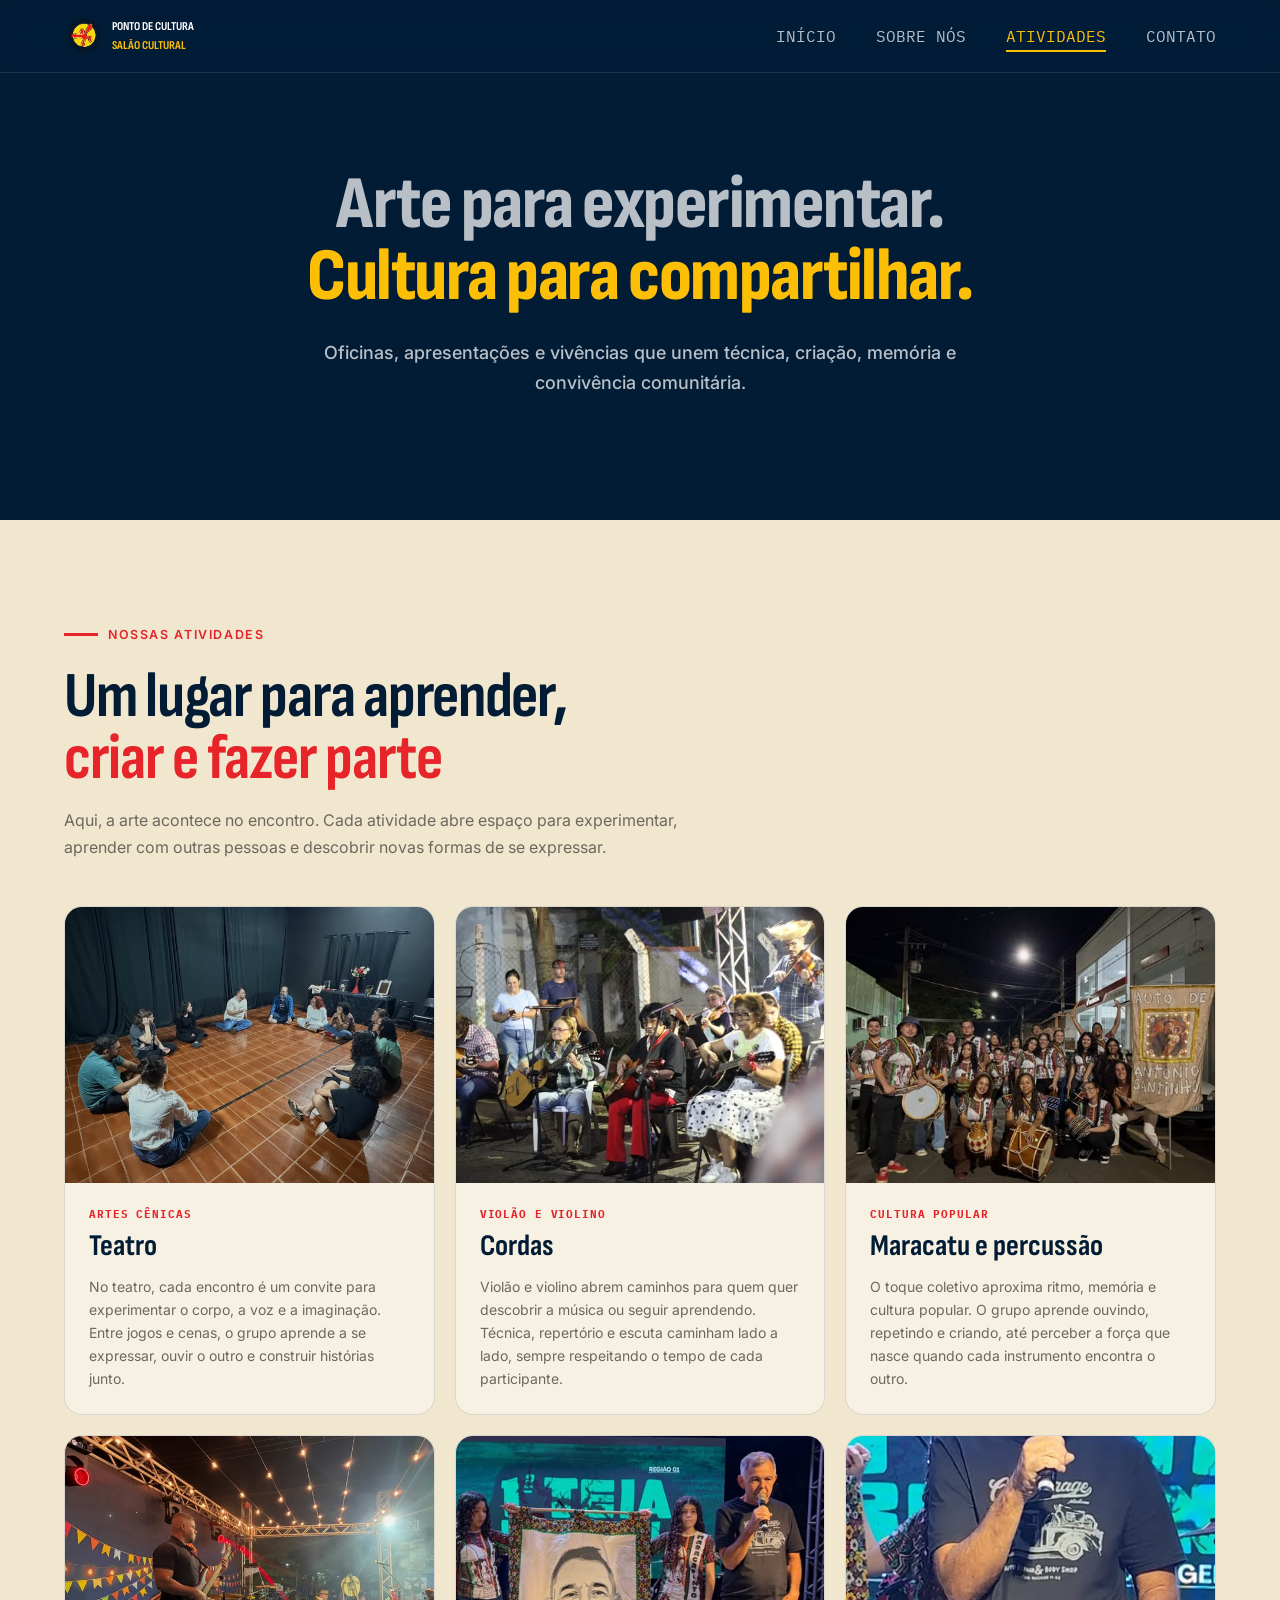
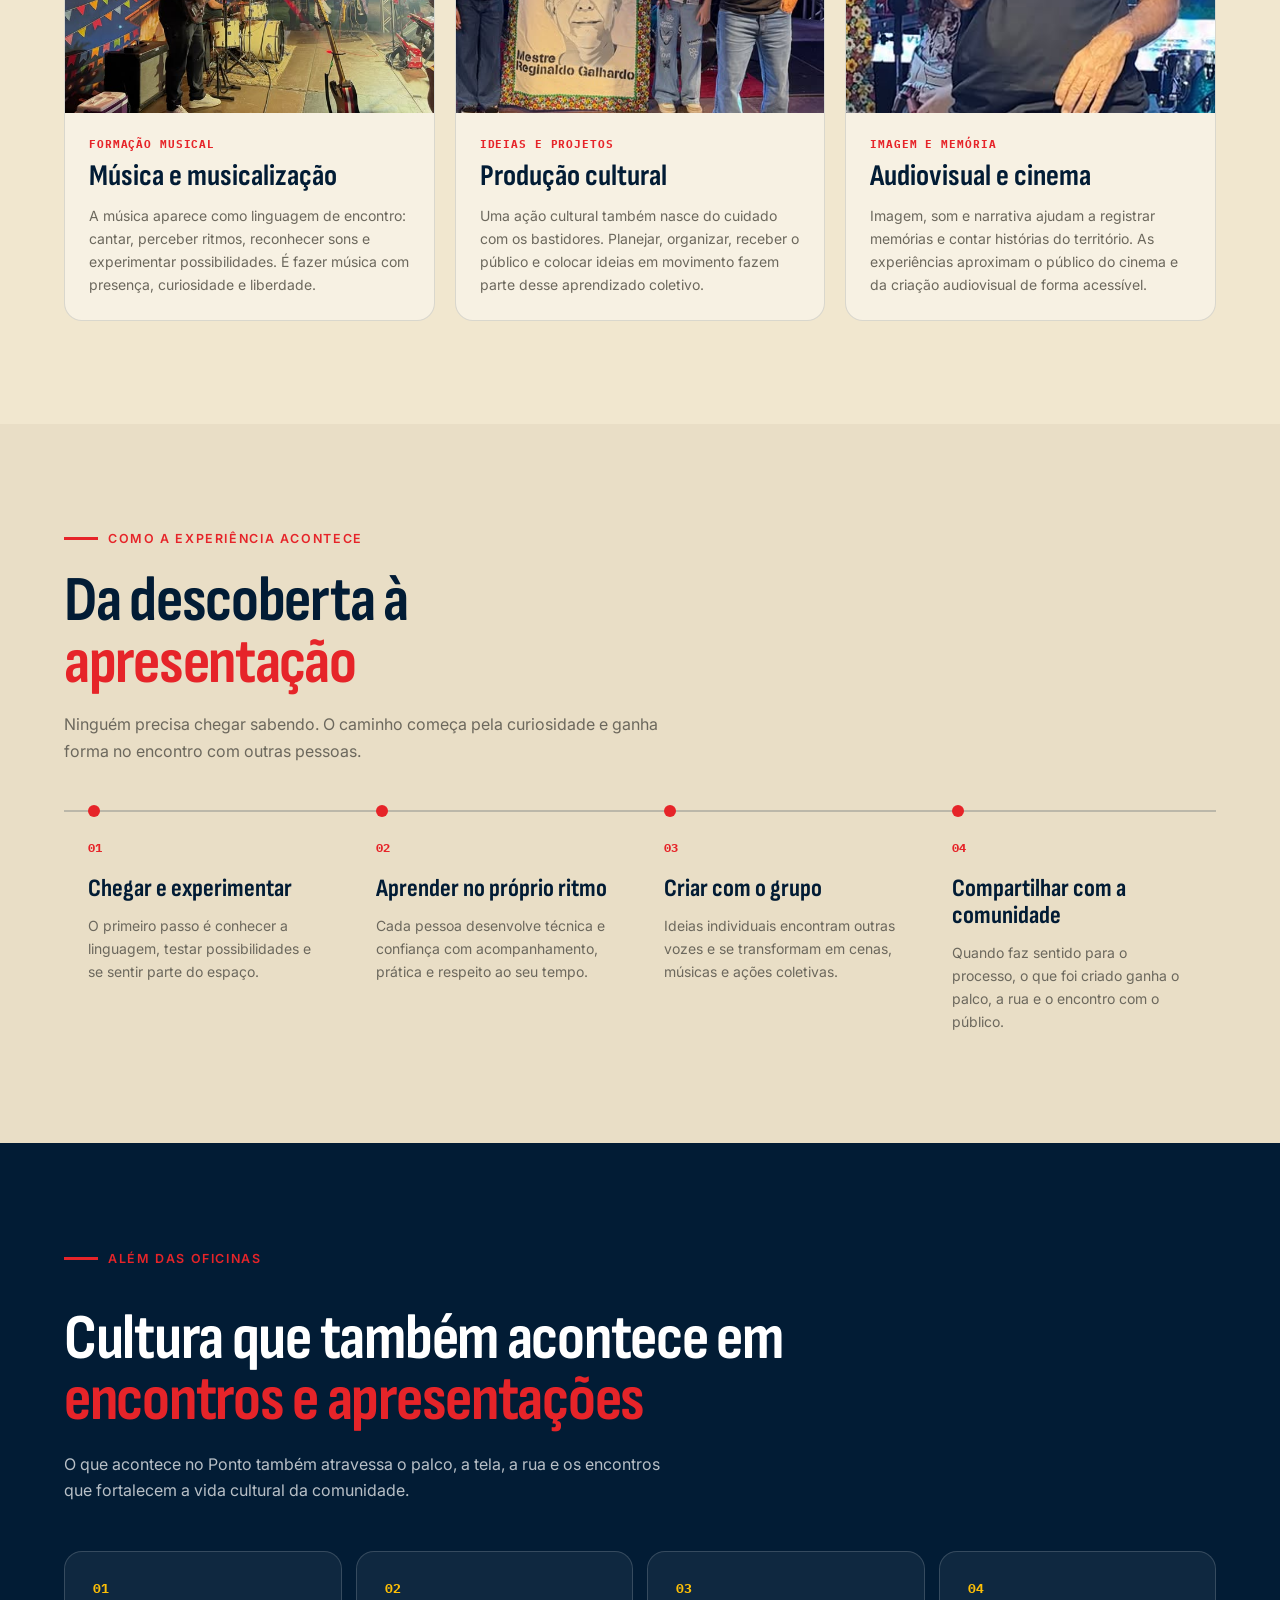
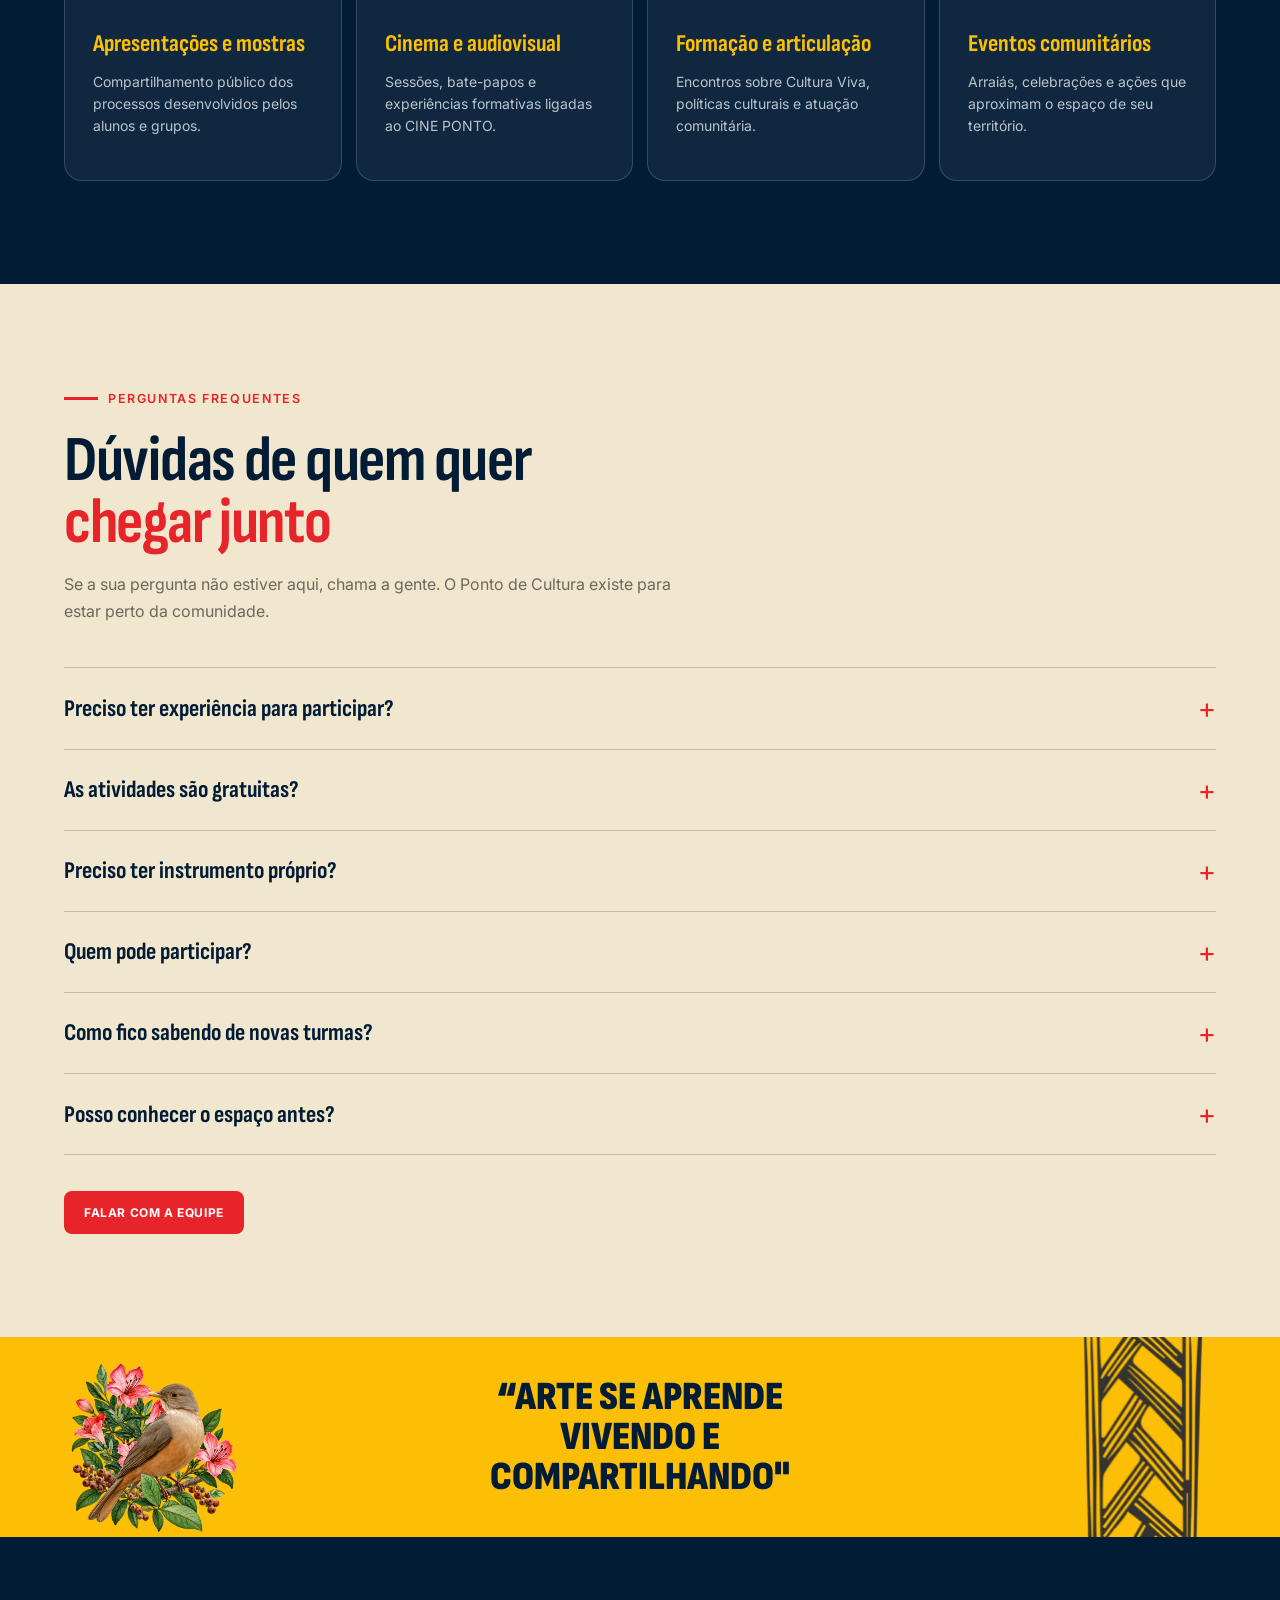
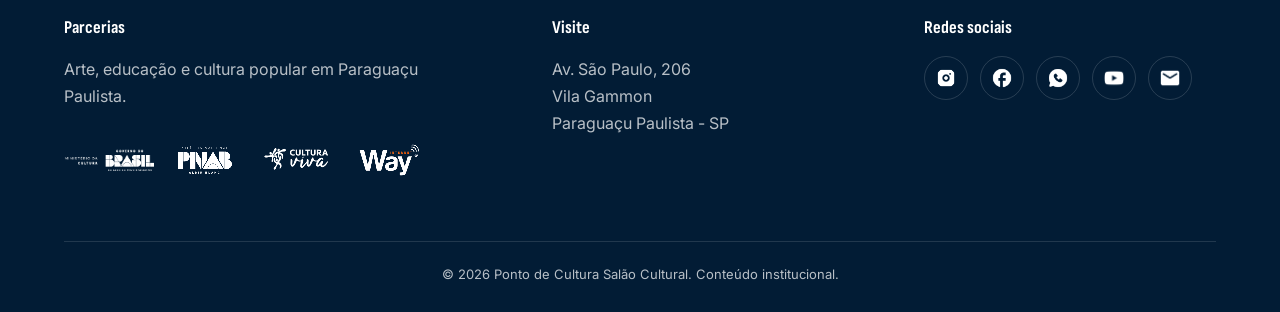
<file: activities.html>
<!DOCTYPE html>
<html lang="pt-BR">
<head>
    <meta charset="UTF-8">
    <meta name="viewport" content="width=device-width, initial-scale=1.0">
    <title>Atividades - Ponto de cultura</title>
    <link rel="stylesheet" href="styles/app.css">
    <link rel="shortcut icon" href="assets/icons/Ponto-de-cultura_logo.webp" type="image/x-icon">
</head>
<body>
    <header>
        <nav>
            <div class="header-container">
                <div class="header__logo">
                    <img src="assets/icons/Ponto-de-cultura_logo.webp" alt="Logo do Ponto de Cultura Salão Cultural">

                    <div class="logo-content">
                        <span>PONTO DE CULTURA</span>
                        <span>SALÃO CULTURAL</span>
                    </div>
                </div>

                <input type="checkbox" id="menu-checkbox">
                <label class="menu-label" for="menu-checkbox" aria-label="Abrir menu">
                    <svg xmlns="http://www.w3.org/2000/svg" width="20" height="20" fill="currentColor"
                        viewBox="0 0 16 16">
                        <path fill-rule="evenodd"
                            d="M2.5 12a.5.5 0 0 1 .5-.5h10a.5.5 0 0 1 0 1H3a.5.5 0 0 1-.5-.5m0-4a.5.5 0 0 1 .5-.5h10a.5.5 0 0 1 0 1H3a.5.5 0 0 1-.5-.5m0-4a.5.5 0 0 1 .5-.5h10a.5.5 0 0 1 0 1H3a.5.5 0 0 1-.5-.5" />
                    </svg>
                </label>

                <label id="overlay" for="menu-checkbox"></label>

                <ul class="header__navbar">
                    <label class="menu-label" for="menu-checkbox" aria-label="Fechar menu">
                        <svg xmlns="http://www.w3.org/2000/svg" width="20" height="20" fill="currentColor"
                            viewBox="0 0 16 16">
                            <path
                                d="M2.146 2.854a.5.5 0 1 1 .708-.708L8 7.293l5.146-5.147a.5.5 0 0 1 .708.708L8.707 8l5.147 5.146a.5.5 0 0 1-.708.708L8 8.707l-5.146 5.147a.5.5 0 0 1-.708-.708L7.293 8z" />
                        </svg>
                    </label>

                    <li><a href="index.html">INÍCIO</a></li>
                    <li><a href="about.html">SOBRE NÓS</a></li>
                    <li><a href="activities.html" class="active">ATIVIDADES</a></li>
                    <li><a href="contact.html">CONTATO</a></li>
                </ul>
            </div>
        </nav>
    </header>

    <main>
        <section class="hero hero--internal">
            <div class="hero-container-pages content-container">
                <div class="hero-content">
                    <h1 class="hero-title">
                        Arte para experimentar.<br>
                        <span class="hero-title-highlight">Cultura para compartilhar.</span>
                    </h1>

                    <p class="hero-text">
                        Oficinas, apresentações e vivências que unem técnica, criação, memória e convivência comunitária.
                    </p>
                </div>
            </div>
        </section>

        <section class="workshops" aria-labelledby="workshops-title">
            <div class="workshops-container content-container">
                <div class="workshops-heading">
                    <span class="eyebrown">NOSSAS ATIVIDADES</span>

                    <h2 class="title_content" id="workshops-title">
                        Um lugar para aprender, <span>criar e fazer parte</span>
                    </h2>

                    <p>
                        Aqui, a arte acontece no encontro. Cada atividade abre espaço para experimentar,
                        aprender com outras pessoas e descobrir novas formas de se expressar.
                    </p>
                </div>

                <div class="workshops-grid">
                    <article class="workshop-card">
                        <img src="assets/photos/atividade-teatro.jpg"
                            alt="Participantes reunidos em uma atividade de teatro">

                        <div class="workshop-card__content">
                            <span>ARTES CÊNICAS</span>
                            <h3>Teatro</h3>
                            <p>No teatro, cada encontro é um convite para experimentar o corpo, a voz e a imaginação. Entre jogos e cenas, o grupo aprende a se expressar, ouvir o outro e construir histórias junto.</p>
                        </div>
                    </article>

                    <article class="workshop-card">
                        <img src="assets/photos/atividade-cordas.webp"
                            alt="Músicos tocando violões e violinos em apresentação coletiva">

                        <div class="workshop-card__content">
                            <span>VIOLÃO E VIOLINO</span>
                            <h3>Cordas</h3>
                            <p>Violão e violino abrem caminhos para quem quer descobrir a música ou seguir aprendendo. Técnica, repertório e escuta caminham lado a lado, sempre respeitando o tempo de cada participante.</p>
                        </div>
                    </article>

                    <article class="workshop-card">
                        <img src="assets/photos/instagram-09.jpg"
                            alt="Grupo de maracatu reunido na rua com seus instrumentos">

                        <div class="workshop-card__content">
                            <span>CULTURA POPULAR</span>
                            <h3>Maracatu e percussão</h3>
                            <p>O toque coletivo aproxima ritmo, memória e cultura popular. O grupo aprende ouvindo, repetindo e criando, até perceber a força que nasce quando cada instrumento encontra o outro.</p>
                        </div>
                    </article>

                    <article class="workshop-card">
                        <img src="assets/photos/atividade-musica.jpg"
                            alt="Músicos tocando juntos durante uma apresentação">

                        <div class="workshop-card__content">
                            <span>FORMAÇÃO MUSICAL</span>
                            <h3>Música e musicalização</h3>
                            <p>A música aparece como linguagem de encontro: cantar, perceber ritmos, reconhecer sons e experimentar possibilidades. É fazer música com presença, curiosidade e liberdade.</p>
                        </div>
                    </article>

                    <article class="workshop-card">
                        <img src="assets/photos/instagram-07.jpg"
                            alt="Representantes do Ponto de Cultura participando de encontro cultural">

                        <div class="workshop-card__content">
                            <span>IDEIAS E PROJETOS</span>
                            <h3>Produção cultural</h3>
                            <p>Uma ação cultural também nasce do cuidado com os bastidores. Planejar, organizar, receber o público e colocar ideias em movimento fazem parte desse aprendizado coletivo.</p>
                        </div>
                    </article>

                    <article class="workshop-card">
                        <img src="assets/photos/atividade-audiovisual.jpg"
                            alt="Registro de uma apresentação cultural em palco">

                        <div class="workshop-card__content">
                            <span>IMAGEM E MEMÓRIA</span>
                            <h3>Audiovisual e cinema</h3>
                            <p>Imagem, som e narrativa ajudam a registrar memórias e contar histórias do território. As experiências aproximam o público do cinema e da criação audiovisual de forma acessível.</p>
                        </div>
                    </article>
                </div>
            </div>
        </section>

        <section class="activity-journey" aria-labelledby="journey-title">
            <div class="activity-journey-container content-container">
                <div class="activity-journey-heading">
                    <span class="eyebrown">COMO A EXPERIÊNCIA ACONTECE</span>
                    <h2 class="title_content" id="journey-title">Da descoberta à <span>apresentação</span></h2>
                    <p>Ninguém precisa chegar sabendo. O caminho começa pela curiosidade e ganha forma no encontro com outras pessoas.</p>
                </div>

                <ol class="activity-journey-list">
                    <li class="activity-journey-step">
                        <span>01</span>
                        <h3>Chegar e experimentar</h3>
                        <p>O primeiro passo é conhecer a linguagem, testar possibilidades e se sentir parte do espaço.</p>
                    </li>
                    <li class="activity-journey-step">
                        <span>02</span>
                        <h3>Aprender no próprio ritmo</h3>
                        <p>Cada pessoa desenvolve técnica e confiança com acompanhamento, prática e respeito ao seu tempo.</p>
                    </li>
                    <li class="activity-journey-step">
                        <span>03</span>
                        <h3>Criar com o grupo</h3>
                        <p>Ideias individuais encontram outras vozes e se transformam em cenas, músicas e ações coletivas.</p>
                    </li>
                    <li class="activity-journey-step">
                        <span>04</span>
                        <h3>Compartilhar com a comunidade</h3>
                        <p>Quando faz sentido para o processo, o que foi criado ganha o palco, a rua e o encontro com o público.</p>
                    </li>
                </ol>
            </div>
        </section>

        <section class="cultural-actions" aria-labelledby="actions-title">
            <div class="cultural-actions-container content-container">
                <div class="cultural-actions-heading">
                    <span class="eyebrown">ALÉM DAS OFICINAS</span>

                    <h2 class="title_content" id="actions-title">
                        Cultura que também acontece em <span>encontros e apresentações</span>
                    </h2>

                    <p>
                        O que acontece no Ponto também atravessa o palco, a tela, a rua e os encontros
                        que fortalecem a vida cultural da comunidade.
                    </p>
                </div>

                <div class="cultural-actions-grid">
                    <article class="cultural-action">
                        <span>01</span>
                        <h3>Apresentações e mostras</h3>
                        <p>Compartilhamento público dos processos desenvolvidos pelos alunos e grupos.</p>
                    </article>

                    <article class="cultural-action">
                        <span>02</span>
                        <h3>Cinema e audiovisual</h3>
                        <p>Sessões, bate-papos e experiências formativas ligadas ao CINE PONTO.</p>
                    </article>

                    <article class="cultural-action">
                        <span>03</span>
                        <h3>Formação e articulação</h3>
                        <p>Encontros sobre Cultura Viva, políticas culturais e atuação comunitária.</p>
                    </article>

                    <article class="cultural-action">
                        <span>04</span>
                        <h3>Eventos comunitários</h3>
                        <p>Arraiás, celebrações e ações que aproximam o espaço de seu território.</p>
                    </article>
                </div>
            </div>
        </section>

        <section class="activities-faq" aria-labelledby="faq-title">
            <div class="activities-faq-container content-container">
                <div class="activities-faq-heading">
                    <span class="eyebrown">PERGUNTAS FREQUENTES</span>
                    <h2 class="title_content" id="faq-title">Dúvidas de quem quer <span>chegar junto</span></h2>
                    <p>Se a sua pergunta não estiver aqui, chama a gente. O Ponto de Cultura existe para estar perto da comunidade.</p>
                </div>

                <div class="activities-faq-list">
                    <details>
                        <summary>Preciso ter experiência para participar?</summary>
                        <p>Não. O mais importante é chegar com vontade de aprender. As atividades acolhem diferentes experiências, e cada pessoa avança no próprio tempo.</p>
                    </details>
                    <details>
                        <summary>As atividades são gratuitas?</summary>
                        <p>Sim. O acesso gratuito faz parte do compromisso do Ponto de Cultura com a formação artística e a participação da comunidade.</p>
                    </details>
                    <details>
                        <summary>Preciso ter instrumento próprio?</summary>
                        <p>Isso pode variar conforme a atividade e a disponibilidade do espaço. Antes de começar, converse com a equipe para entender o que será necessário.</p>
                    </details>
                    <details>
                        <summary>Quem pode participar?</summary>
                        <p>O Ponto recebe públicos de diferentes idades. Como cada atividade tem sua própria dinâmica, fale com a equipe para descobrir qual grupo combina melhor com você.</p>
                    </details>
                    <details>
                        <summary>Como fico sabendo de novas turmas?</summary>
                        <p>As novidades são divulgadas pelo Instagram e pelos canais de contato do Ponto de Cultura. Acompanhe as redes ou fale diretamente com a equipe.</p>
                    </details>
                    <details>
                        <summary>Posso conhecer o espaço antes?</summary>
                        <p>Sim. Entre em contato com a equipe para combinar a melhor forma de visitar o espaço, conhecer o trabalho e tirar suas dúvidas.</p>
                    </details>
                </div>

                <a class="activities-faq-link" href="contact.html">FALAR COM A EQUIPE</a>
            </div>
        </section>
        
        <section class="cta">
            <div class="cta-container content-container">
                <img class="cta__bird" src="assets/images/Pardal e flores_quote.webp" alt="Pardal">

                <div class="cta__content">
                    <h2>“Arte se aprende<br>vivendo e<br>compartilhando"</h2>
                </div>
                <img class="cta__pattern" src="assets/images/Grafismo_quote.webp" alt="Grafismo decorativo">
            </div>
        </section>
    </main>

    <footer>
        <div class="footer-container">
            <div class="footer-content">
                <div class="footer-column">
                    <h3>Parcerias</h3>
                    <p>Arte, educação e cultura popular em Paraguaçu Paulista.</p>                        

                    <div class="footer-partners">
                        <img src="assets/icons/Ministério-da-cultura_logo.webp" alt="Ministério da Cultura">
                        <img src="assets/icons/PNAB_logo.webp" alt="PNAB">
                        <img src="assets/icons/Cultura-viva_logo.webp" alt="Cultura Viva">
                        <img src="assets/icons/Way_logo.webp" alt="Way">
                    </div>
                </div>

                <div class="footer-column">
                    <h3>Visite</h3>

                    <a href="https://www.google.com/maps/search/?api=1&query=Av.+São+Paulo+206+Paraguaçu+Paulista+SP"
                        target="_blank"
                        rel="noopener noreferrer">
                        Av. São Paulo, 206<br>
                        Vila Gammon<br>
                        Paraguaçu Paulista - SP
                    </a>
                </div>

                <div class="footer-column">
                    <h3>Redes sociais</h3>

                    <div class="footer-socials">
                        <a href="https://www.instagram.com/pontodecultura.ppta/" target="_blank" aria-label="Instagram">
                            <img src="assets/icons/Instagram_logo.webp" alt="Instagram">
                        </a>

                        <a href="https://www.facebook.com/PontodeCultura.APMVGFR" target="_blank" aria-label="Facebook">
                            <img src="assets/icons/Facebook_logo.webp" alt="Facebook">
                        </a>

                        <a href="#" target="_blank" aria-label="WhatsApp">
                            <img src="assets/icons/Whatsapp_logo.webp" alt="WhatsApp">
                        </a>

                        <a href="https://www.youtube.com/@SalaoCultural" target="_blank" aria-label="YouTube">
                            <img src="assets/icons/Youtube_logo.webp" alt="YouTube">
                        </a>

                        <a href="pontodeculturasalaocultural@gmail.com" target="_blank" aria-label="E-mail">
                            <img src="assets/icons/Email_logo.webp" alt="E-mail">
                        </a>
                    </div>
                </div>
            </div>

            <div class="footer-bottom">
                <p>© 2026 Ponto de Cultura Salão Cultural. Conteúdo institucional.</p>
            </div>
        </div>
    </footer>
</body>
</html>
</file>
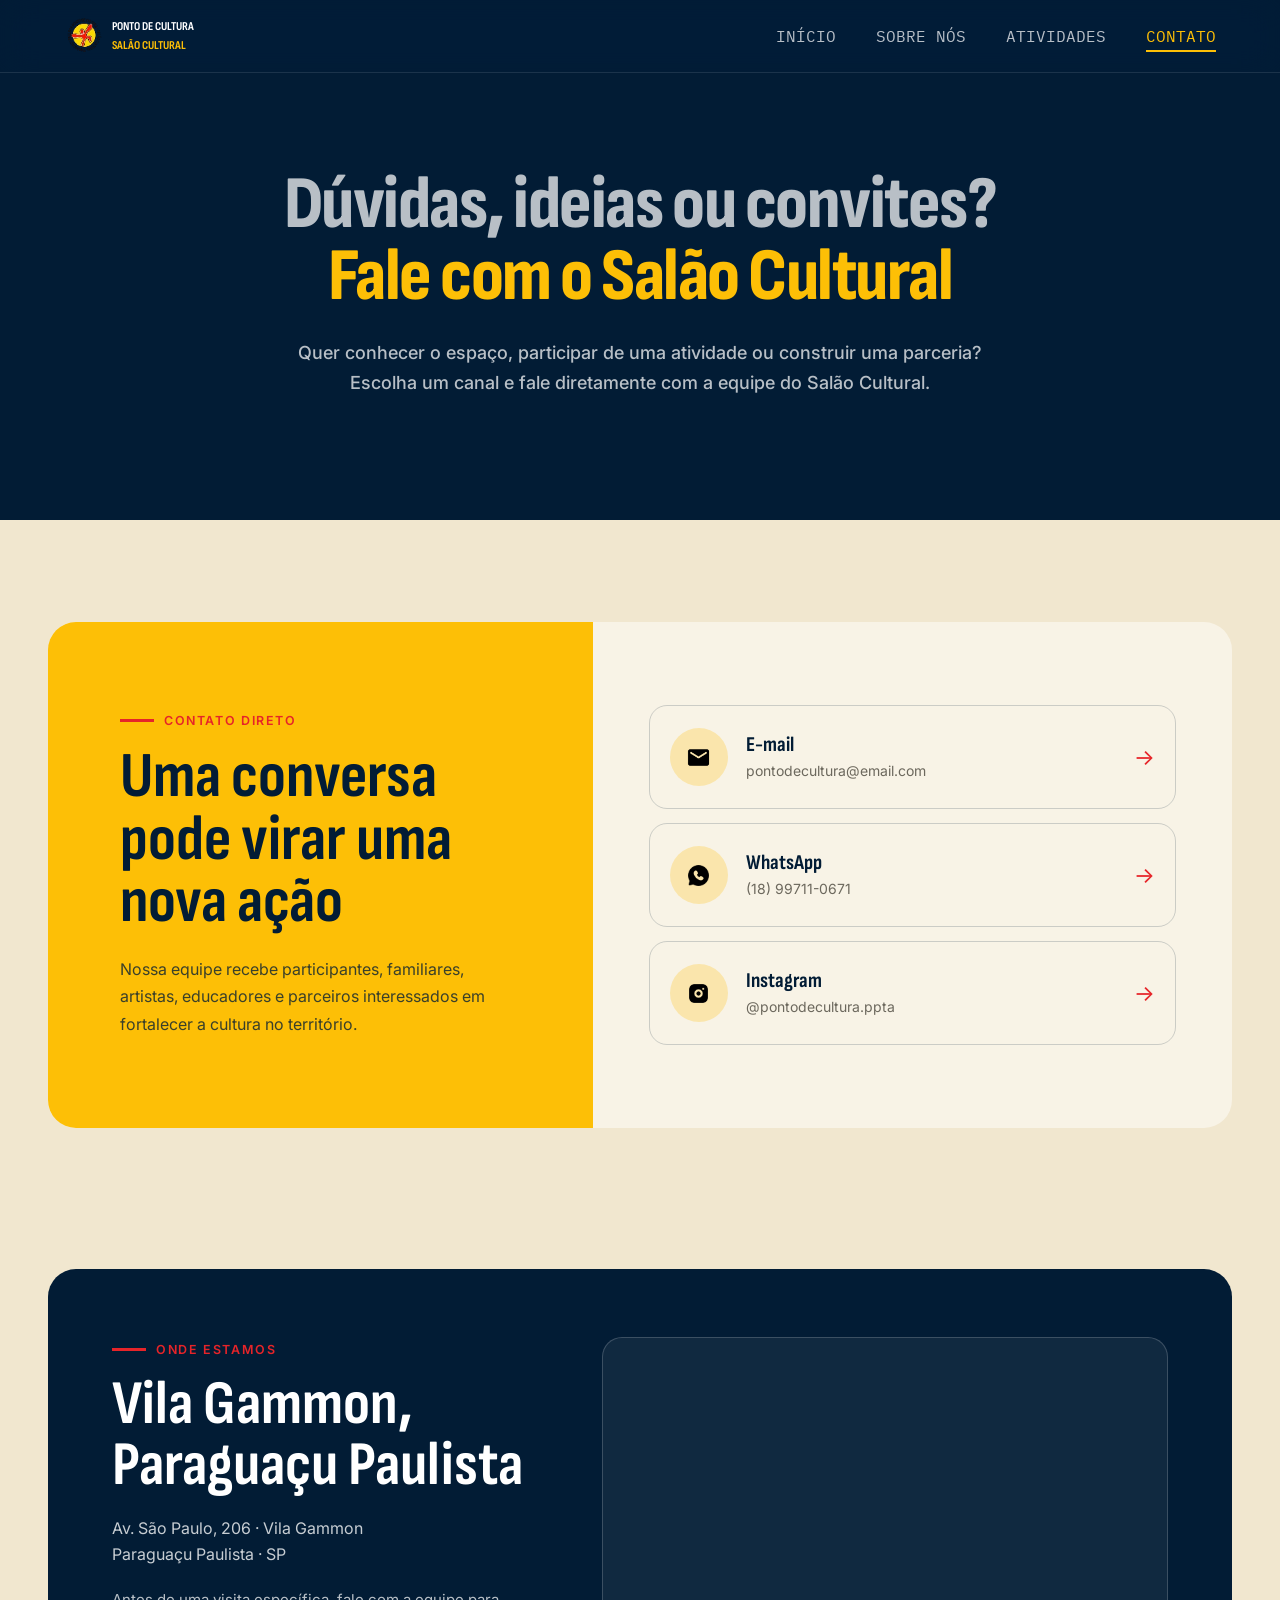
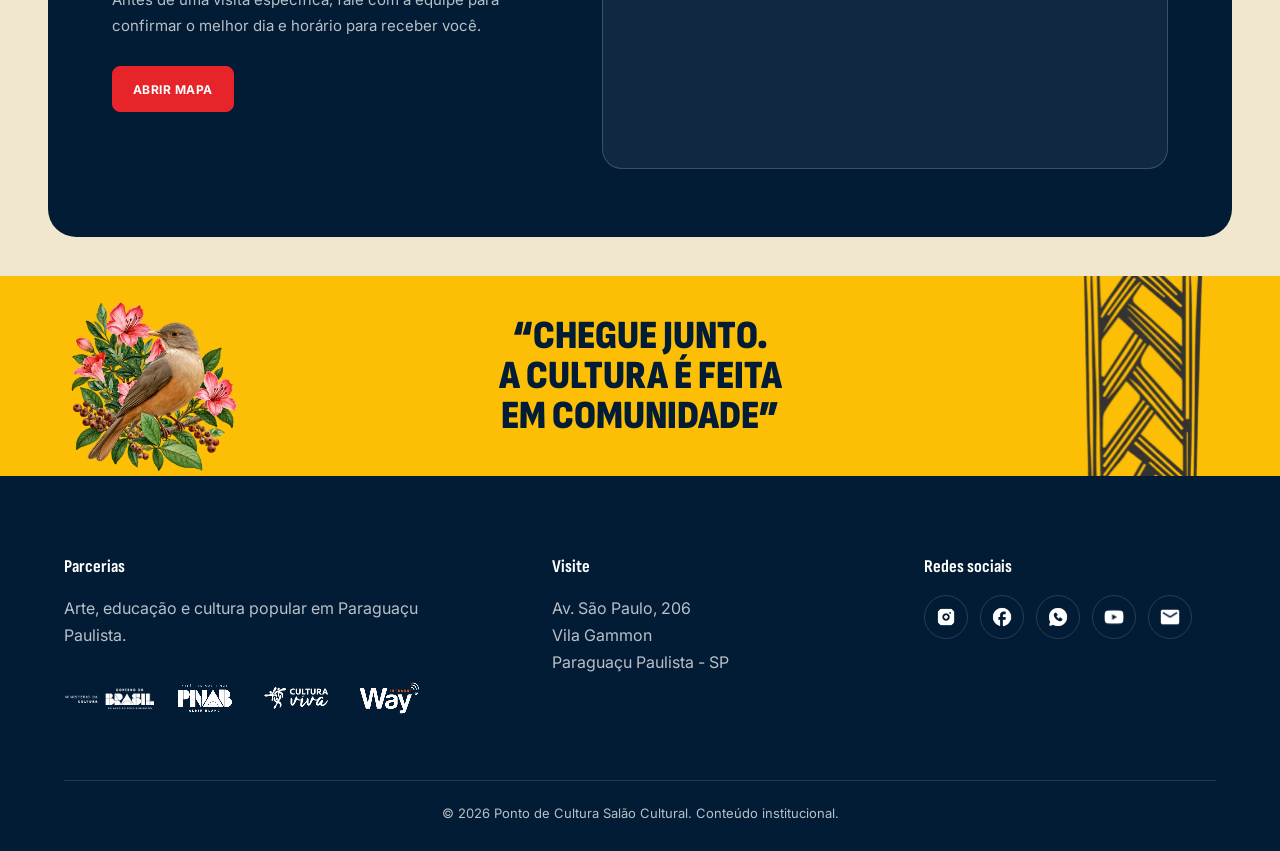
<file: contact.html>
<!DOCTYPE html>
<html lang="pt-BR">
<head>
    <meta charset="UTF-8">
    <meta name="viewport" content="width=device-width, initial-scale=1.0">
    <title>Contato - Ponto de cultura</title>
    <link rel="stylesheet" href="styles/app.css">
    <link rel="shortcut icon" href="assets/icons/Ponto-de-cultura_logo.webp" type="image/x-icon">
</head>
<body>
    <header>
        <nav>
            <div class="header-container">
                <div class="header__logo">
                    <img src="assets/icons/Ponto-de-cultura_logo.webp" alt="Logo do Ponto de Cultura Salão Cultural">

                    <div class="logo-content">
                        <span>PONTO DE CULTURA</span>
                        <span>SALÃO CULTURAL</span>
                    </div>
                </div>

                <input type="checkbox" id="menu-checkbox">
                <label class="menu-label" for="menu-checkbox" aria-label="Abrir menu">
                    <svg xmlns="http://www.w3.org/2000/svg" width="20" height="20" fill="currentColor"
                        viewBox="0 0 16 16">
                        <path fill-rule="evenodd"
                            d="M2.5 12a.5.5 0 0 1 .5-.5h10a.5.5 0 0 1 0 1H3a.5.5 0 0 1-.5-.5m0-4a.5.5 0 0 1 .5-.5h10a.5.5 0 0 1 0 1H3a.5.5 0 0 1-.5-.5m0-4a.5.5 0 0 1 .5-.5h10a.5.5 0 0 1 0 1H3a.5.5 0 0 1-.5-.5" />
                    </svg>
                </label>

                <label id="overlay" for="menu-checkbox"></label>

                <ul class="header__navbar">
                    <label class="menu-label" for="menu-checkbox" aria-label="Fechar menu">
                        <svg xmlns="http://www.w3.org/2000/svg" width="20" height="20" fill="currentColor"
                            viewBox="0 0 16 16">
                            <path
                                d="M2.146 2.854a.5.5 0 1 1 .708-.708L8 7.293l5.146-5.147a.5.5 0 0 1 .708.708L8.707 8l5.147 5.146a.5.5 0 0 1-.708.708L8 8.707l-5.146 5.147a.5.5 0 0 1-.708-.708L7.293 8z" />
                        </svg>
                    </label>

                    <li><a href="index.html">INÍCIO</a></li>
                    <li><a href="about.html">SOBRE NÓS</a></li>
                    <li><a href="activities.html">ATIVIDADES</a></li>
                    <li><a href="contact.html" class="active">CONTATO</a></li>
                </ul>
            </div>
        </nav>
    </header>

    <main>
        <section class="hero hero--internal">
            <div class="hero-container-pages content-container">
                <div class="hero-content">
                    <h1 class="hero-title">
                        Dúvidas, ideias ou convites?<br>
                        <span class="hero-title-highlight">Fale com o Salão Cultural</span>
                    </h1>

                    <p class="hero-text">
                        Quer conhecer o espaço, participar de uma atividade ou construir uma parceria?
                        Escolha um canal e fale diretamente com a equipe do Salão Cultural.
                    </p>
                </div>
            </div>
        </section>

        <section class="contact-direct" id="contato-direto" aria-labelledby="contact-direct-title">
            <div class="contact-direct-container content-container">
                <div class="contact-direct-intro">
                    <span class="eyebrown">CONTATO DIRETO</span>
                    <h2 id="contact-direct-title">Uma conversa pode virar uma nova ação</h2>
                    <p>
                        Nossa equipe recebe participantes, familiares, artistas, educadores e parceiros
                        interessados em fortalecer a cultura no território.
                    </p>
                </div>

                <div class="contact-channels">
                    <!-- Troque o endereço e o href abaixo pelo e-mail oficial do Ponto de Cultura. -->
                    <a class="contact-channel"
                        href="#"
                        aria-label="Enviar um e-mail para o Ponto de Cultura">
                        <span class="contact-channel__icon" aria-hidden="true">
                            <img src="assets/icons/Email_logo.webp" alt="">
                        </span>
                        <span class="contact-channel__content">
                            <strong>E-mail</strong>
                            <small>pontodecultura@email.com</small>
                        </span>
                        <span class="contact-channel__arrow" aria-hidden="true">→</span>
                    </a>

                    <a class="contact-channel"
                        href="https://wa.me/5518997110671"
                        target="_blank"
                        rel="noopener noreferrer"
                        aria-label="Conversar com o Ponto de Cultura pelo WhatsApp">
                        <span class="contact-channel__icon" aria-hidden="true">
                            <img src="assets/icons/Whatsapp_logo.webp" alt="">
                        </span>
                        <span class="contact-channel__content">
                            <strong>WhatsApp</strong>
                            <small>(18) 99711-0671</small>
                        </span>
                        <span class="contact-channel__arrow" aria-hidden="true">→</span>
                    </a>

                    <a class="contact-channel"
                        href="https://www.instagram.com/pontodecultura.ppta/"
                        target="_blank"
                        rel="noopener noreferrer"
                        aria-label="Abrir o Instagram do Ponto de Cultura">
                        <span class="contact-channel__icon" aria-hidden="true">
                            <img src="assets/icons/Instagram_logo.webp" alt="">
                        </span>
                        <span class="contact-channel__content">
                            <strong>Instagram</strong>
                            <small>@pontodecultura.ppta</small>
                        </span>
                        <span class="contact-channel__arrow" aria-hidden="true">→</span>
                    </a>
                </div>
            </div>
        </section>

        <section class="contact-location" aria-labelledby="location-title">
            <div class="contact-location-container content-container">
                <div class="contact-location-content">
                    <span class="eyebrown">ONDE ESTAMOS</span>
                    <h2 id="location-title">Vila Gammon,<br>Paraguaçu Paulista</h2>

                    <address>
                        Av. São Paulo, 206 · Vila Gammon<br>
                        Paraguaçu Paulista · SP
                    </address>

                    <p>
                        Antes de uma visita específica, fale com a equipe para confirmar o melhor dia
                        e horário para receber você.
                    </p>

                    <div class="contact-location-actions">
                        <a href="https://www.google.com/maps/search/?api=1&query=Av.+S%C3%A3o+Paulo,+206,+Paragua%C3%A7u+Paulista,+SP"
                            target="_blank"
                            rel="noopener noreferrer">
                            ABRIR MAPA
                        </a>
                    </div>
                </div>

                <div class="contact-map">
                    <iframe
                        src="https://www.google.com/maps/embed?pb=!1m18!1m12!1m3!1d3688.010896281223!2d-50.58028170000001!3d-22.428615699999998!2m3!1f0!2f0!3f0!3m2!1i1024!2i768!4f13.1!3m3!1m2!1s0x94951b4ba2adfc35%3A0xf2320f1697518aea!2sR.%20S%C3%A3o%20Paulo%2C%20206%20-%20Vila%20Gammon%2C%20Paragua%C3%A7u%20Paulista%20-%20SP%2C%2019700-000!5e0!3m2!1spt-BR!2sbr!4v1789933672478!5m2!1spt-BR!2sbr"
                        title="Mapa com a localização do Ponto de Cultura Salão Cultural"
                        loading="lazy"
                        referrerpolicy="strict-origin-when-cross-origin"
                        allowfullscreen>
                    </iframe>
                </div>
            </div>
        </section>

        <section class="cta">
            <div class="cta-container content-container">
                <img class="cta__bird" src="assets/images/Pardal e flores_quote.webp" alt="Pardal">

                <div class="cta__content">
                    <h2>“Chegue junto.<br>A cultura é feita<br>em comunidade”</h2>
                </div>
                <img class="cta__pattern" src="assets/images/Grafismo_quote.webp" alt="Grafismo decorativo">
            </div>
        </section>
    </main>

    <footer>
        <div class="footer-container">
            <div class="footer-content">
                <div class="footer-column">
                    <h3>Parcerias</h3>
                    <p>Arte, educação e cultura popular em Paraguaçu Paulista.</p>                        

                    <div class="footer-partners">
                        <img src="assets/icons/Ministério-da-cultura_logo.webp" alt="Ministério da Cultura">
                        <img src="assets/icons/PNAB_logo.webp" alt="PNAB">
                        <img src="assets/icons/Cultura-viva_logo.webp" alt="Cultura Viva">
                        <img src="assets/icons/Way_logo.webp" alt="Way">
                    </div>
                </div>

                <div class="footer-column">
                    <h3>Visite</h3>

                    <a href="https://www.google.com/maps/search/?api=1&query=Av.+São+Paulo+206+Paraguaçu+Paulista+SP"
                        target="_blank"
                        rel="noopener noreferrer">
                        Av. São Paulo, 206<br>
                        Vila Gammon<br>
                        Paraguaçu Paulista - SP
                    </a>
                </div>

                <div class="footer-column">
                    <h3>Redes sociais</h3>

                    <div class="footer-socials">
                        <a href="https://www.instagram.com/pontodecultura.ppta/" target="_blank" aria-label="Instagram">
                            <img src="assets/icons/Instagram_logo.webp" alt="Instagram">
                        </a>

                        <a href="https://www.facebook.com/PontodeCultura.APMVGFR" target="_blank" aria-label="Facebook">
                            <img src="assets/icons/Facebook_logo.webp" alt="Facebook">
                        </a>

                        <a href="#" target="_blank" aria-label="WhatsApp">
                            <img src="assets/icons/Whatsapp_logo.webp" alt="WhatsApp">
                        </a>

                        <a href="https://www.youtube.com/@SalaoCultural" target="_blank" aria-label="YouTube">
                            <img src="assets/icons/Youtube_logo.webp" alt="YouTube">
                        </a>

                        <a href="pontodeculturasalaocultural@gmail.com" target="_blank" aria-label="E-mail">
                            <img src="assets/icons/Email_logo.webp" alt="E-mail">
                        </a>
                    </div>
                </div>
            </div>

            <div class="footer-bottom">
                <p>© 2026 Ponto de Cultura Salão Cultural. Conteúdo institucional.</p>
            </div>
        </div>
    </footer>
</body>
</html>
</file>
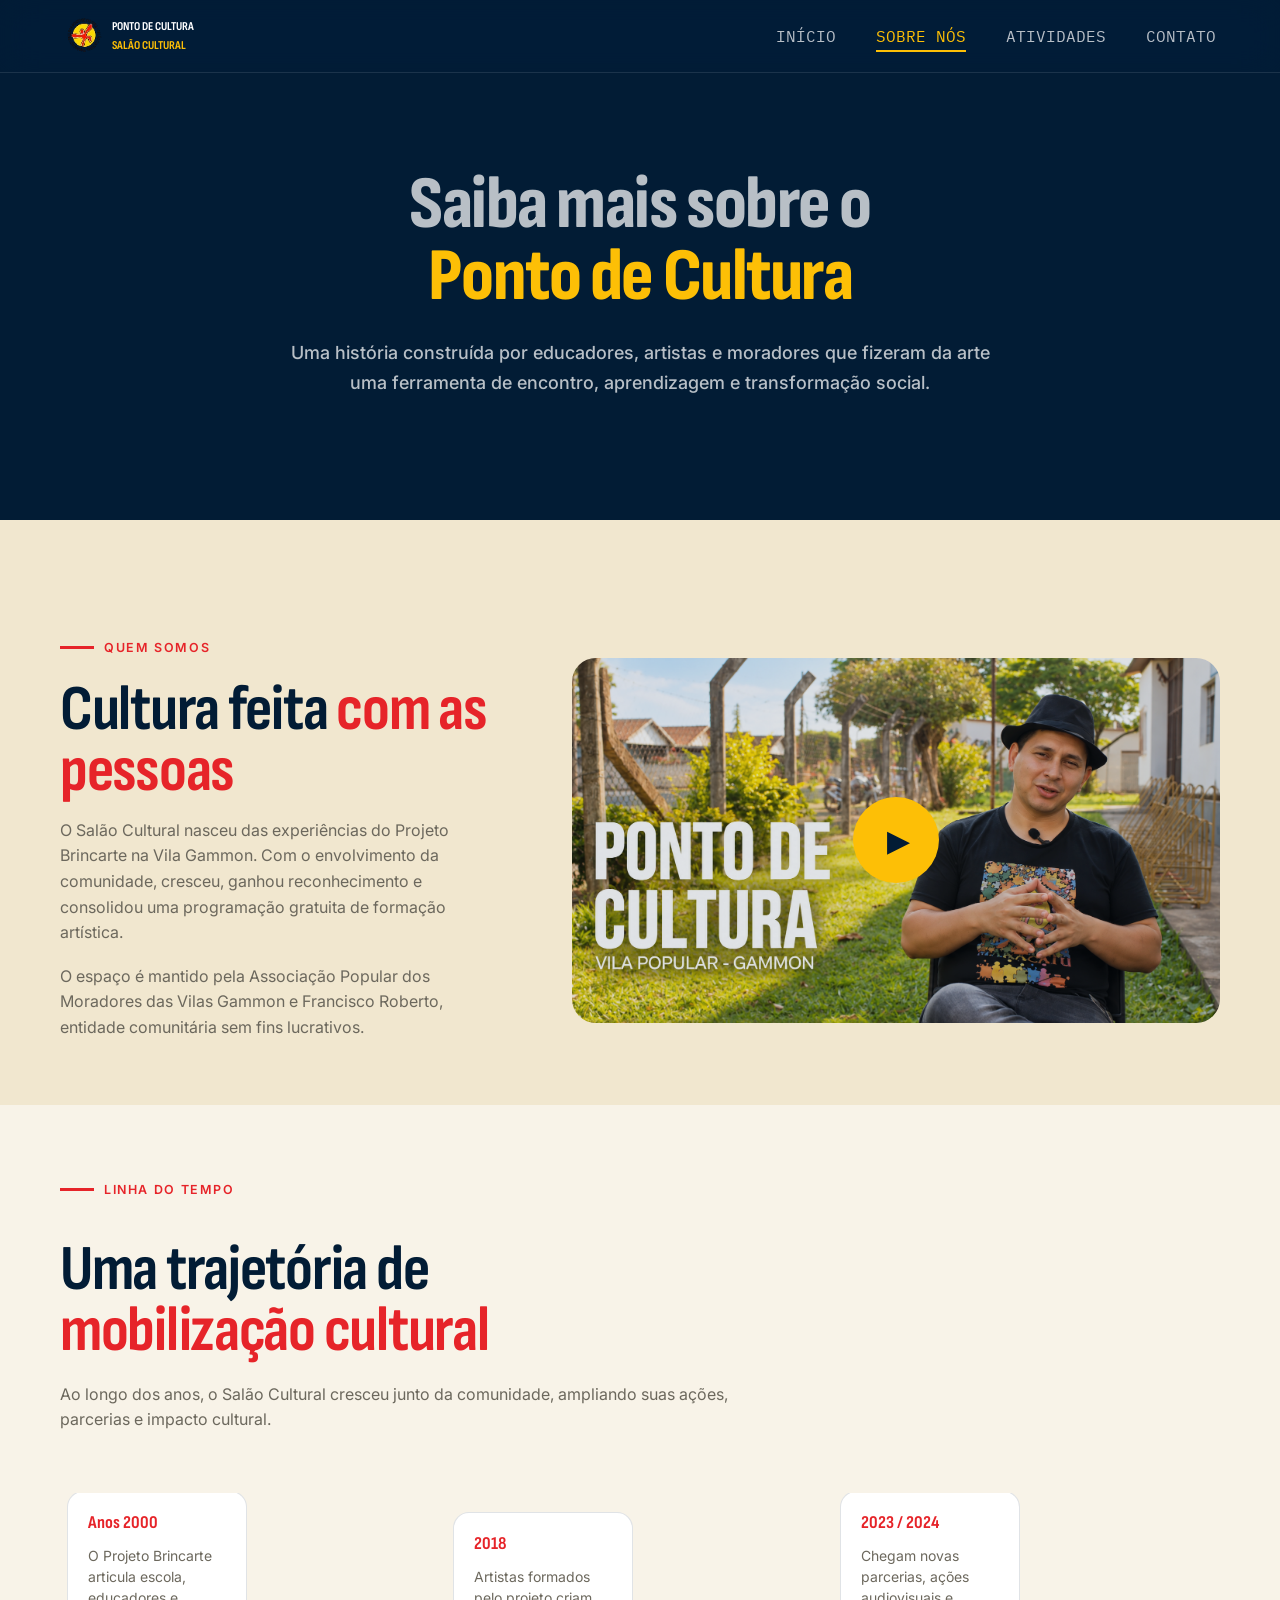
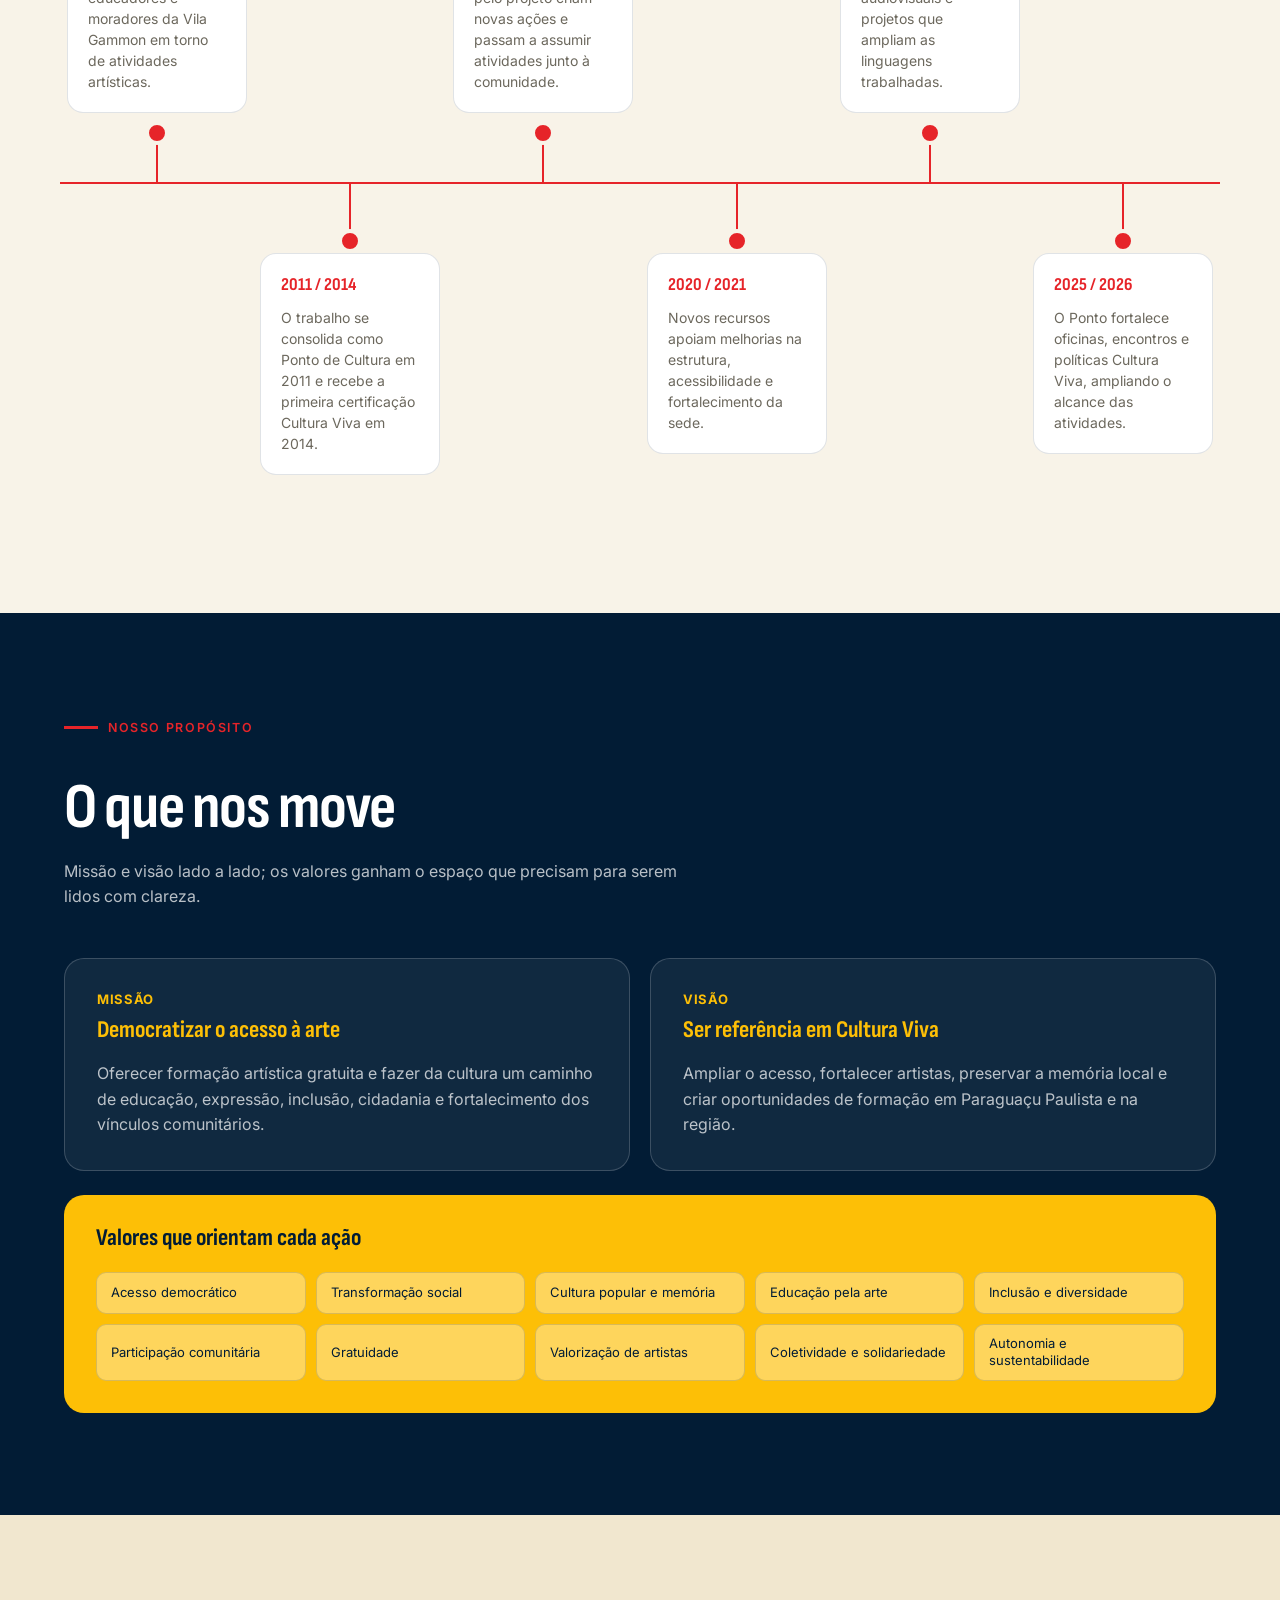
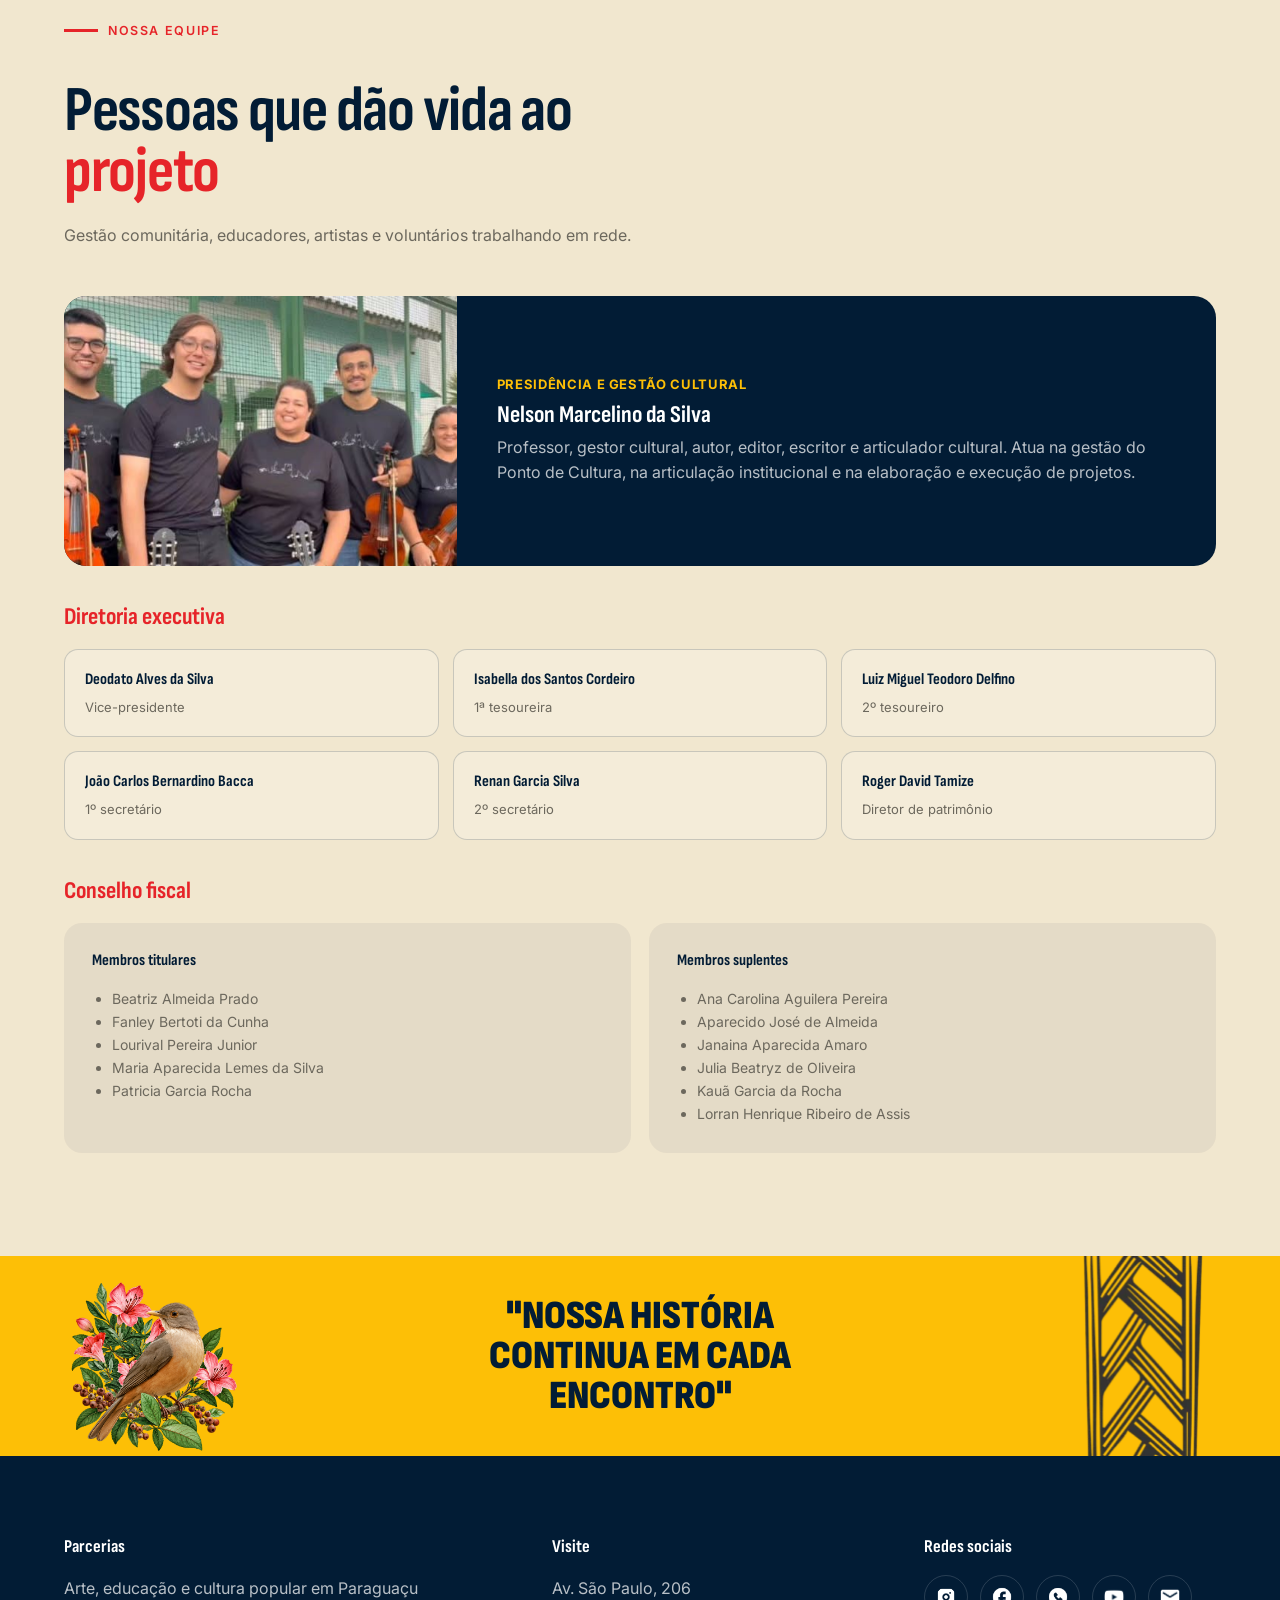
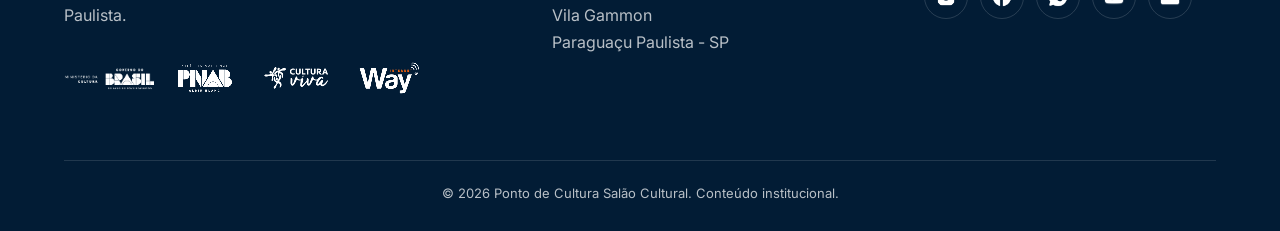
<file: pages/about.html>
<!DOCTYPE html>
<html lang="pt-BR">
<head>
    <meta charset="UTF-8">
    <meta name="viewport" content="width=device-width, initial-scale=1.0">
    <title>Sobre nós - Ponto de cultura</title>
    <link rel="stylesheet" href="../styles/app.css">
    <link rel="shortcut icon" href="../assets/icons/Ponto-de-cultura_logo.webp" type="image/x-icon">
</head>
<body>
    <header>
        <nav>
            <div class="header-container">
                <div class="header__logo">
                    <img src="../assets/icons/Ponto-de-cultura_logo.webp" alt="Logo do Ponto de Cultura Salão Cultural">

                    <div class="logo-content">
                        <span>PONTO DE CULTURA</span>
                        <span>SALÃO CULTURAL</span>
                    </div>
                </div>

                <input type="checkbox" id="menu-checkbox">
                <label class="menu-label" for="menu-checkbox" aria-label="Abrir menu">
                    <svg xmlns="http://www.w3.org/2000/svg" width="20" height="20" fill="currentColor"
                        viewBox="0 0 16 16">
                        <path fill-rule="evenodd"
                            d="M2.5 12a.5.5 0 0 1 .5-.5h10a.5.5 0 0 1 0 1H3a.5.5 0 0 1-.5-.5m0-4a.5.5 0 0 1 .5-.5h10a.5.5 0 0 1 0 1H3a.5.5 0 0 1-.5-.5m0-4a.5.5 0 0 1 .5-.5h10a.5.5 0 0 1 0 1H3a.5.5 0 0 1-.5-.5" />
                    </svg>
                </label>

                <label id="overlay" for="menu-checkbox"></label>

                <ul class="header__navbar">
                    <label class="menu-label" for="menu-checkbox" aria-label="Fechar menu">
                        <svg xmlns="http://www.w3.org/2000/svg" width="20" height="20" fill="currentColor"
                            viewBox="0 0 16 16">
                            <path
                                d="M2.146 2.854a.5.5 0 1 1 .708-.708L8 7.293l5.146-5.147a.5.5 0 0 1 .708.708L8.707 8l5.147 5.146a.5.5 0 0 1-.708.708L8 8.707l-5.146 5.147a.5.5 0 0 1-.708-.708L7.293 8z" />
                        </svg>
                    </label>

                    <li><a href="index.html">INÍCIO</a></li>
                    <li><a href="about.html" class="active">SOBRE NÓS</a></li>
                    <li><a href="activities.html">ATIVIDADES</a></li>
                    <li><a href="contact.html">CONTATO</a></li>
                </ul>
            </div>
        </nav>
    </header>

    <main>
        <section class="hero hero--internal">
            <div class="hero-container-pages content-container">
                <div class="hero-content">
                    <h1 class="hero-title">
                        <span class="hero-title-line">Saiba mais sobre o</span><br>
                        <span class="hero-title-highlight">Ponto de Cultura</span>
                    </h1>

                    <p class="hero-text hero-text-pages">
                        Uma história construída por educadores, artistas e moradores que fizeram da arte uma ferramenta de encontro, aprendizagem e transformação social.
                    </p>
                </div>
            </div>
        </section>

        <section class="about-video">
            <div class="about-video-container">
                <div class="about-video__content">
                    <span class="eyebrown">QUEM SOMOS</span>

                    <h2 class="title_content">
                        Cultura feita <span>com as pessoas</span>
                    </h2>

                    <div class="about-video__text">
                        <p> O Salão Cultural nasceu das experiências do Projeto Brincarte na Vila Gammon. Com o envolvimento da comunidade, cresceu, ganhou reconhecimento e consolidou uma programação gratuita de formação artística.</p>

                        <p> O espaço é mantido pela Associação Popular dos Moradores das Vilas Gammon e Francisco Roberto, entidade comunitária sem fins lucrativos.</p>
                    </div>
                </div>

                <div class="about-video__media">
                    <a href="https://www.instagram.com/tv/CIOsqZmjCOv/"
                        target="_blank"
                        rel="noopener noreferrer"
                        class="about-video__link"
                        aria-label="Assistir ao vídeo no Instagram">

                        <img src="../assets/photos/capa-video.png" alt="Nelson falando em vídeo sobre o Salão Cultural">

                        <span class="about-video__play">▶</span>
                    </a>
                </div>
            </div>
        </section>

        <section class="timeline">
            <div class="timeline-container">
                <span class="eyebrown">LINHA DO TEMPO</span>

                <div class="timeline-heading">
                    <h2 class="title_content">Uma trajetória de <span>mobilização cultural</span></h2>

                    <p>Ao longo dos anos, o Salão Cultural cresceu junto da comunidade, ampliando suas ações, parcerias e impacto cultural.</p>
                </div>

                <div class="timeline-scroll">
                    <div class="timeline-track">
                        <article class="timeline-item timeline-item--top">
                            <div class="timeline-card">
                                <h3>Anos 2000</h3>

                                <p>O Projeto Brincarte articula escola, educadores e moradores da Vila Gammon em torno de atividades artísticas.</p>
                            </div>
                        </article>

                        <article class="timeline-item timeline-item--bottom">
                            <div class="timeline-card">
                                <h3>2011 / 2014</h3>

                                <p>O trabalho se consolida como Ponto de Cultura em 2011 e recebe a primeira certificação Cultura Viva em 2014.</p>
                            </div>
                        </article>

                        <article class="timeline-item timeline-item--top">
                            <div class="timeline-card">
                                <h3>2018</h3>

                                <p>Artistas formados pelo projeto criam novas ações e passam a assumir atividades junto à comunidade.</p>
                            </div>
                        </article>

                        <article class="timeline-item timeline-item--bottom">
                            <div class="timeline-card">
                                <h3>2020 / 2021</h3>

                                <p>Novos recursos apoiam melhorias na estrutura, acessibilidade e fortalecimento da sede.</p>
                            </div>
                        </article>

                        <article class="timeline-item timeline-item--top">
                            <div class="timeline-card">
                                <h3>2023 / 2024</h3>

                                <p>Chegam novas parcerias, ações audiovisuais e projetos que ampliam as linguagens trabalhadas.</p>
                            </div>
                        </article>

                        <article class="timeline-item timeline-item--bottom">
                            <div class="timeline-card">
                                <h3>2025 / 2026</h3>

                                <p> O Ponto fortalece oficinas, encontros e políticas Cultura Viva, ampliando o alcance das atividades.</p>
                            </div>
                        </article>
                    </div>
                </div>
            </div>
        </section>

        <section class="purpose" aria-labelledby="purpose-title">

            <div class="purpose-container content-container">

                <span class="eyebrown">NOSSO PROPÓSITO</span>

                <div class="purpose-heading">

                    <h2 class="title_content" id="purpose-title">O que nos move</h2>

                    <p>
                        Missão e visão lado a lado; os valores ganham o espaço que precisam
                        para serem lidos com clareza.
                    </p>

                </div>

                <div class="purpose-cards">

                    <article class="purpose-card">

                        <span>MISSÃO</span>

                        <h3>Democratizar o acesso à arte</h3>

                        <p>
                            Oferecer formação artística gratuita e fazer da cultura um caminho
                            de educação, expressão, inclusão, cidadania e fortalecimento dos
                            vínculos comunitários.
                        </p>

                    </article>

                    <article class="purpose-card">

                        <span>VISÃO</span>

                        <h3>Ser referência em Cultura Viva</h3>

                        <p>
                            Ampliar o acesso, fortalecer artistas, preservar a memória local e
                            criar oportunidades de formação em Paraguaçu Paulista e na região.
                        </p>

                    </article>

                </div>

                <div class="purpose-values">

                    <h3>Valores que orientam cada ação</h3>

                    <ul class="purpose-values__grid">
                        <li>Acesso democrático</li>
                        <li>Transformação social</li>
                        <li>Cultura popular e memória</li>
                        <li>Educação pela arte</li>
                        <li>Inclusão e diversidade</li>
                        <li>Participação comunitária</li>
                        <li>Gratuidade</li>
                        <li>Valorização de artistas</li>
                        <li>Coletividade e solidariedade</li>
                        <li>Autonomia e sustentabilidade</li>
                    </ul>

                </div>

            </div>

        </section>

        <section class="team" aria-labelledby="team-title">
            <div class="team-container content-container">
                <span class="eyebrown">NOSSA EQUIPE</span>

                <div class="team-heading">
                    <h2 class="title_content" id="team-title">
                        Pessoas que dão vida ao <span>projeto</span>
                    </h2>

                    <p>Gestão comunitária, educadores, artistas e voluntários trabalhando em rede.</p>
                </div>

                <article class="team-lead">
                    <img src="../assets/photos/instagram-extra-03.jpg"
                        alt="Integrantes da equipe de música do Ponto de Cultura">

                    <div class="team-lead__content">
                        <span>PRESIDÊNCIA E GESTÃO CULTURAL</span>
                        <h3>Nelson Marcelino da Silva</h3>
                        <p>
                            Professor, gestor cultural, autor, editor, escritor e articulador cultural.
                            Atua na gestão do Ponto de Cultura, na articulação institucional e na
                            elaboração e execução de projetos.
                        </p>
                    </div>
                </article>

                <div class="team-group">
                    <h3>Diretoria executiva</h3>

                    <div class="team-members">
                        <article class="team-member">
                            <h4>Deodato Alves da Silva</h4>
                            <p>Vice-presidente</p>
                        </article>

                        <article class="team-member">
                            <h4>Isabella dos Santos Cordeiro</h4>
                            <p>1ª tesoureira</p>
                        </article>

                        <article class="team-member">
                            <h4>Luiz Miguel Teodoro Delfino</h4>
                            <p>2º tesoureiro</p>
                        </article>

                        <article class="team-member">
                            <h4>João Carlos Bernardino Bacca</h4>
                            <p>1º secretário</p>
                        </article>

                        <article class="team-member">
                            <h4>Renan Garcia Silva</h4>
                            <p>2º secretário</p>
                        </article>

                        <article class="team-member">
                            <h4>Roger David Tamize</h4>
                            <p>Diretor de patrimônio</p>
                        </article>
                    </div>
                </div>

                <div class="team-group">
                    <h3>Conselho fiscal</h3>

                    <div class="team-council">
                        <article class="team-council__column">
                            <h4>Membros titulares</h4>
                            <ul>
                                <li>Beatriz Almeida Prado</li>
                                <li>Fanley Bertoti da Cunha</li>
                                <li>Lourival Pereira Junior</li>
                                <li>Maria Aparecida Lemes da Silva</li>
                                <li>Patricia Garcia Rocha</li>
                            </ul>
                        </article>

                        <article class="team-council__column">
                            <h4>Membros suplentes</h4>
                            <ul>
                                <li>Ana Carolina Aguilera Pereira</li>
                                <li>Aparecido José de Almeida</li>
                                <li>Janaina Aparecida Amaro</li>
                                <li>Julia Beatryz de Oliveira</li>
                                <li>Kauã Garcia da Rocha</li>
                                <li>Lorran Henrique Ribeiro de Assis</li>
                            </ul>
                        </article>
                    </div>
                </div>
            </div>
        </section>

        <section class="cta">
            <div class="cta-container content-container">
                <img class="cta__bird" src="../assets/images/Pardal e flores_quote.webp" alt="Pardal">

                <div class="cta__content">
                    <h2>"Nossa história<br>continua em cada<br>encontro"</h2>
                </div>
                <img class="cta__pattern" src="../assets/images/Grafismo_quote.webp" alt="Grafismo decorativo">
            </div>
        </section>
    </main>

    <footer>
        <div class="footer-container">
            <div class="footer-content">
                <div class="footer-column">
                    <h3>Parcerias</h3>
                    <p>Arte, educação e cultura popular em Paraguaçu Paulista.</p>                        

                    <div class="footer-partners">
                        <img src="../assets/icons/Ministério-da-cultura_logo.webp" alt="Ministério da Cultura">
                        <img src="../assets/icons/PNAB_logo.webp" alt="PNAB">
                        <img src="../assets/icons/Cultura-viva_logo.webp" alt="Cultura Viva">
                        <img src="../assets/icons/Way_logo.webp" alt="Way">
                    </div>
                </div>

                <div class="footer-column">
                    <h3>Visite</h3>

                    <a href="https://www.google.com/maps/search/?api=1&query=Av.+São+Paulo+206+Paraguaçu+Paulista+SP"
                        target="_blank"
                        rel="noopener noreferrer">
                        Av. São Paulo, 206<br>
                        Vila Gammon<br>
                        Paraguaçu Paulista - SP
                    </a>
                </div>

                <div class="footer-column">
                    <h3>Redes sociais</h3>

                    <div class="footer-socials">
                        <a href="https://www.instagram.com/pontodecultura.ppta/" target="_blank" aria-label="Instagram">
                            <img src="../assets/icons/Instagram_logo.webp" alt="Instagram">
                        </a>

                        <a href="https://www.facebook.com/PontodeCultura.APMVGFR" target="_blank" aria-label="Facebook">
                            <img src="../assets/icons/Facebook_logo.webp" alt="Facebook">
                        </a>

                        <a href="#" target="_blank" aria-label="WhatsApp">
                            <img src="../assets/icons/Whatsapp_logo.webp" alt="WhatsApp">
                        </a>

                        <a href="https://www.youtube.com/@SalaoCultural" target="_blank" aria-label="YouTube">
                            <img src="../assets/icons/Youtube_logo.webp" alt="YouTube">
                        </a>

                        <a href="pontodeculturasalaocultural@gmail.com" target="_blank" aria-label="E-mail">
                            <img src="../assets/icons/Email_logo.webp" alt="E-mail">
                        </a>
                    </div>
                </div>
            </div>

            <div class="footer-bottom">
                <p>© 2026 Ponto de Cultura Salão Cultural. Conteúdo institucional.</p>
            </div>
        </div>
    </footer>
</body>
</html>
</file>
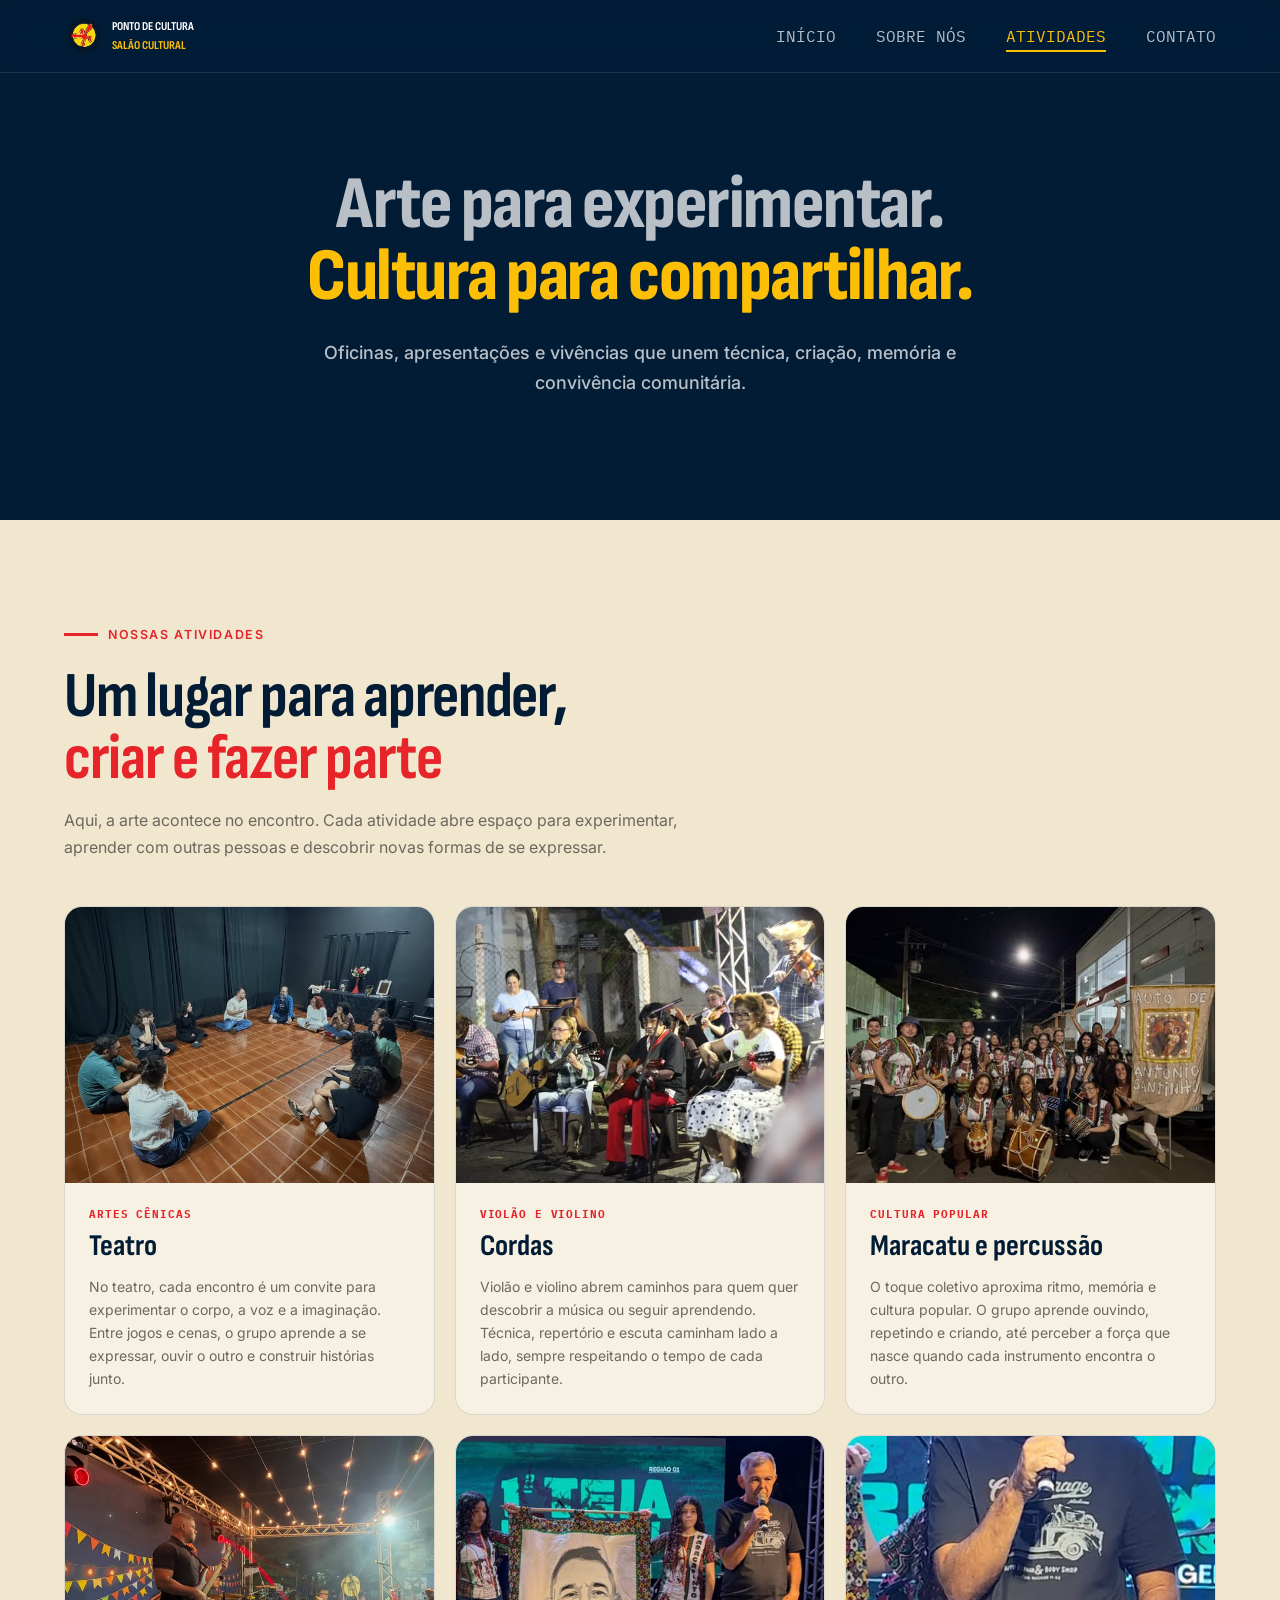
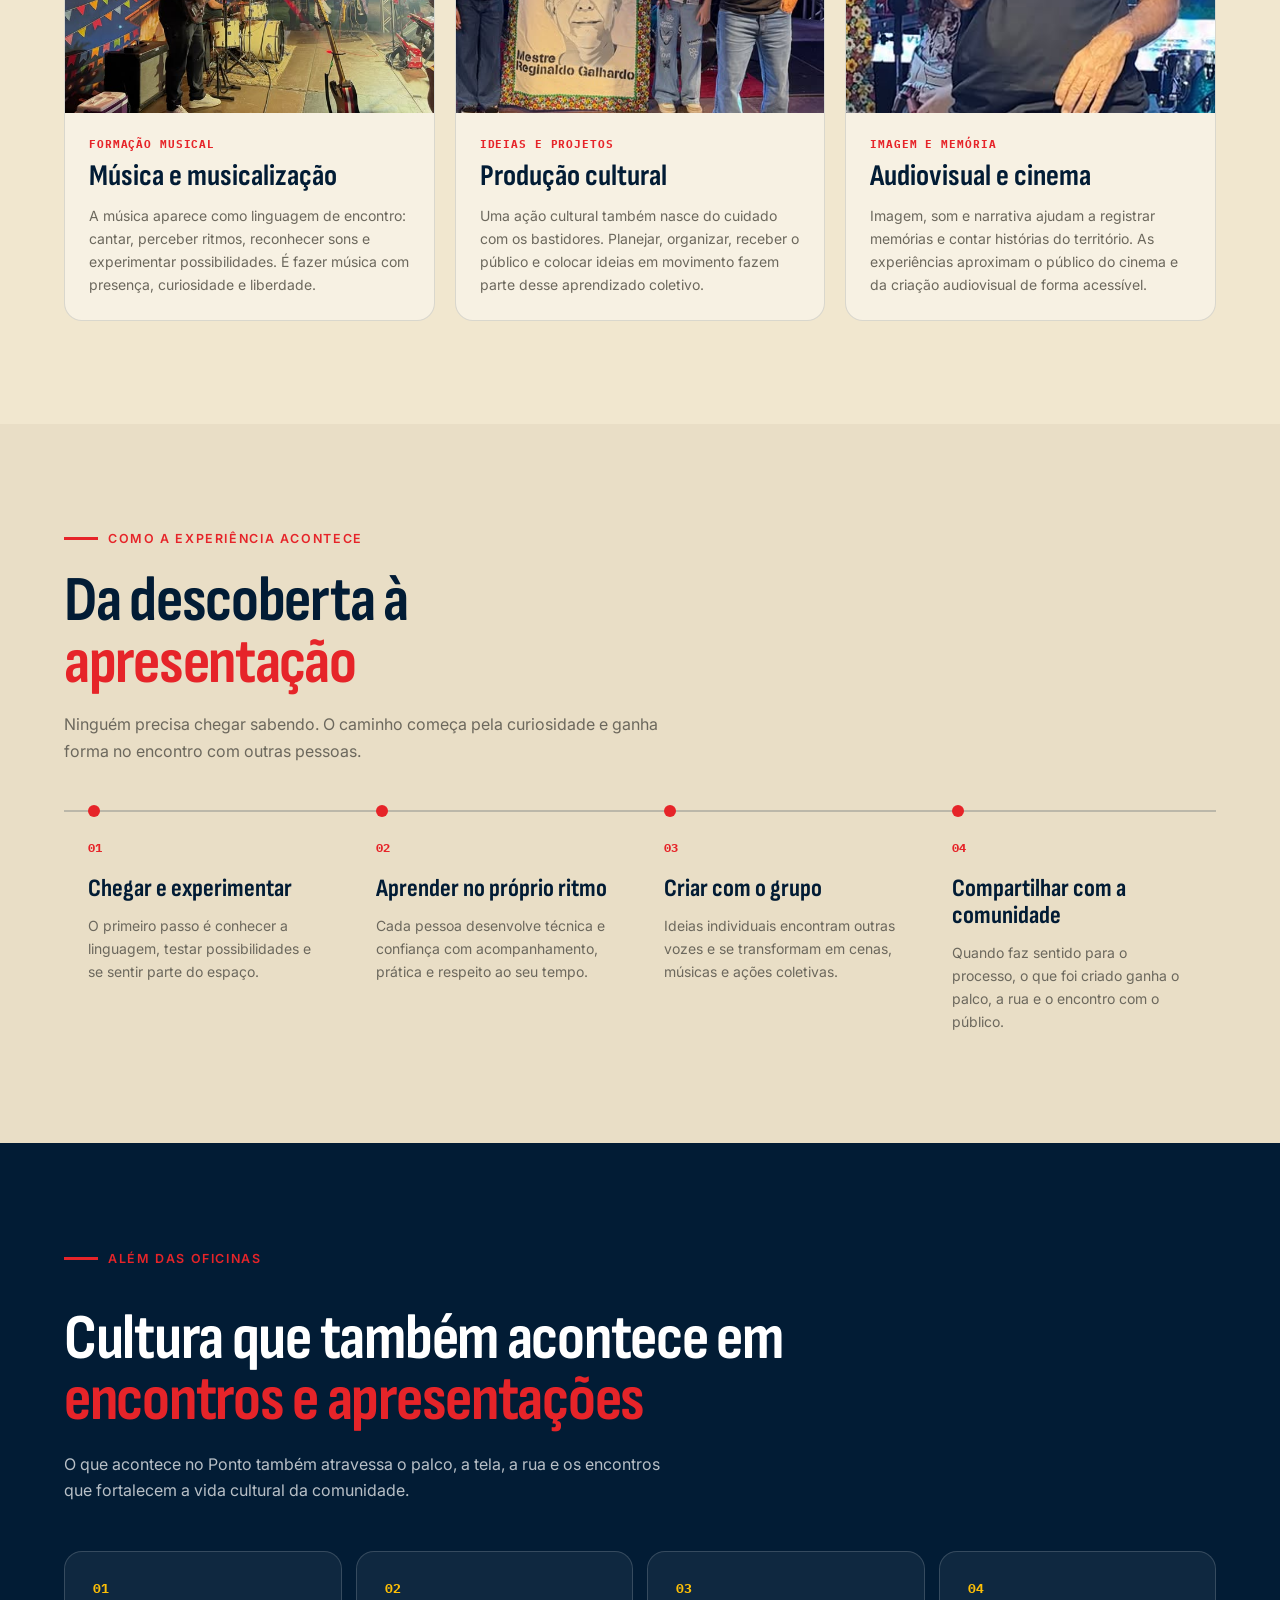
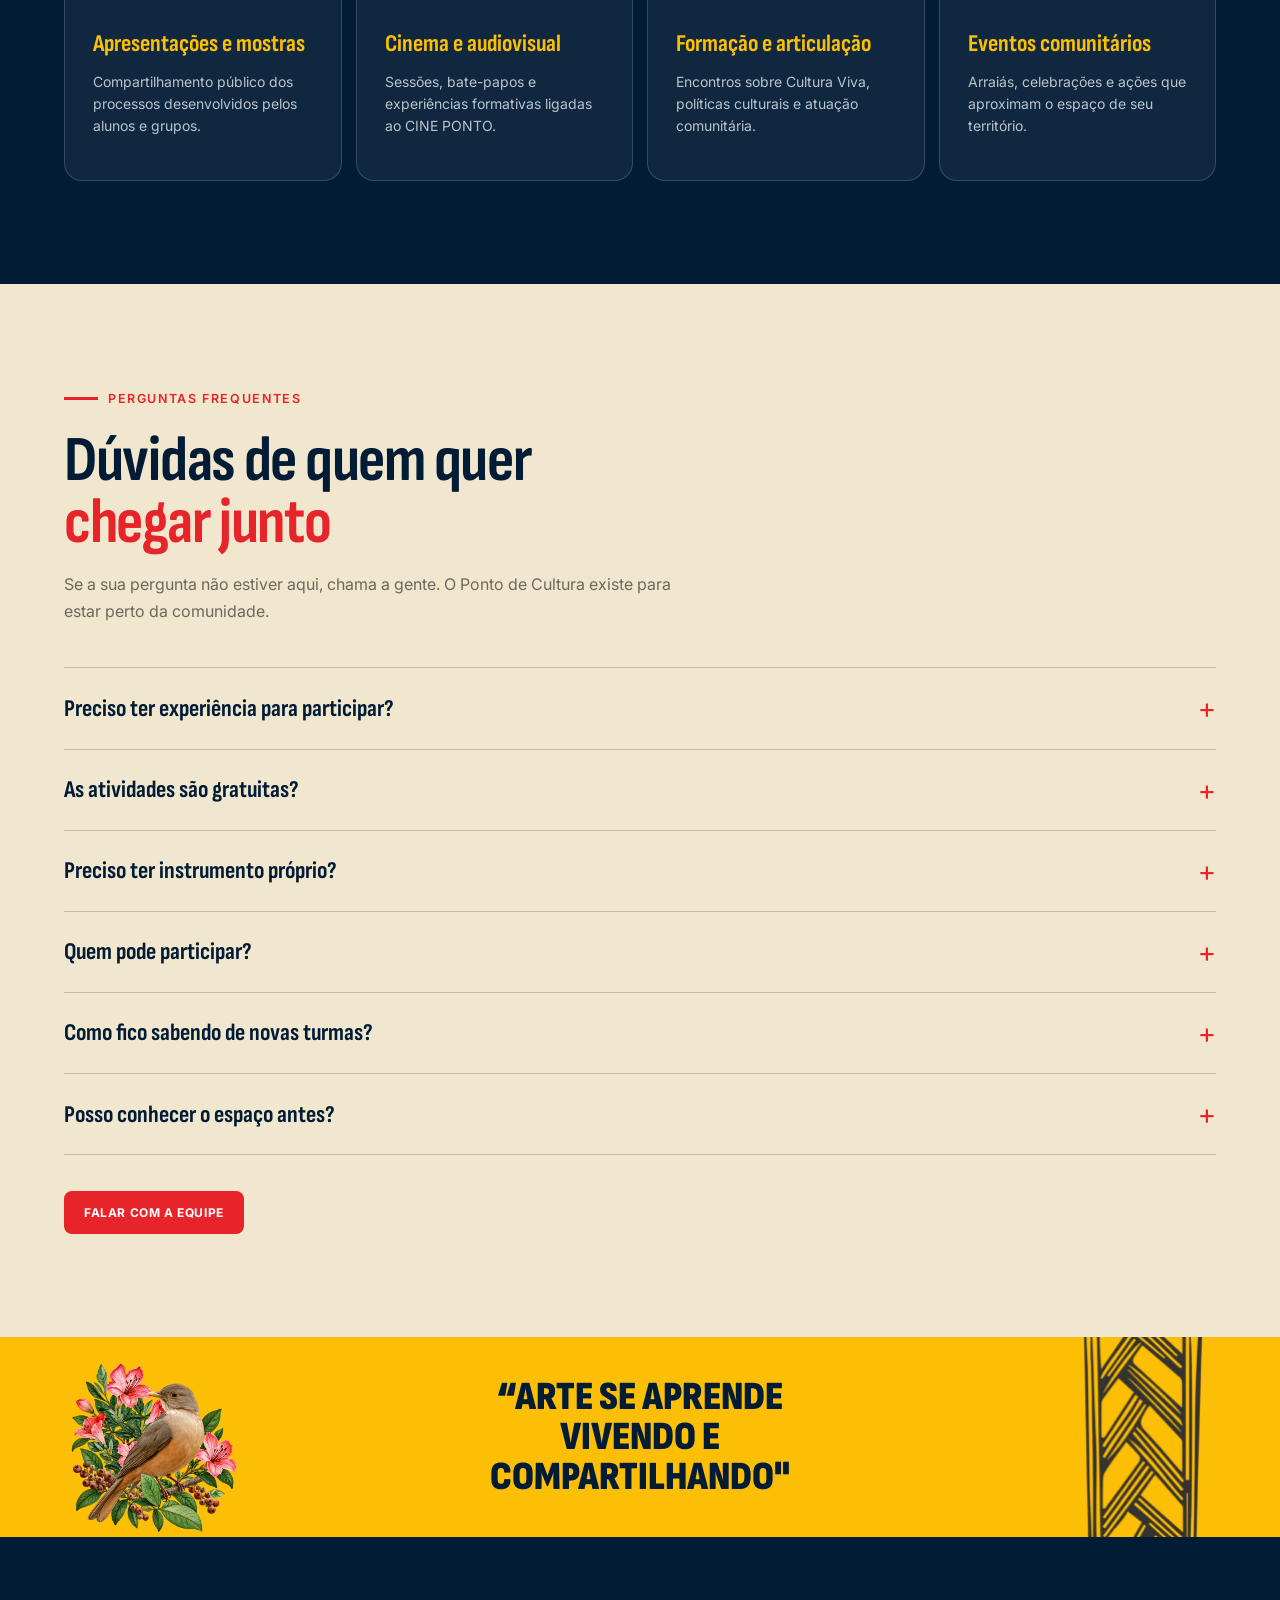
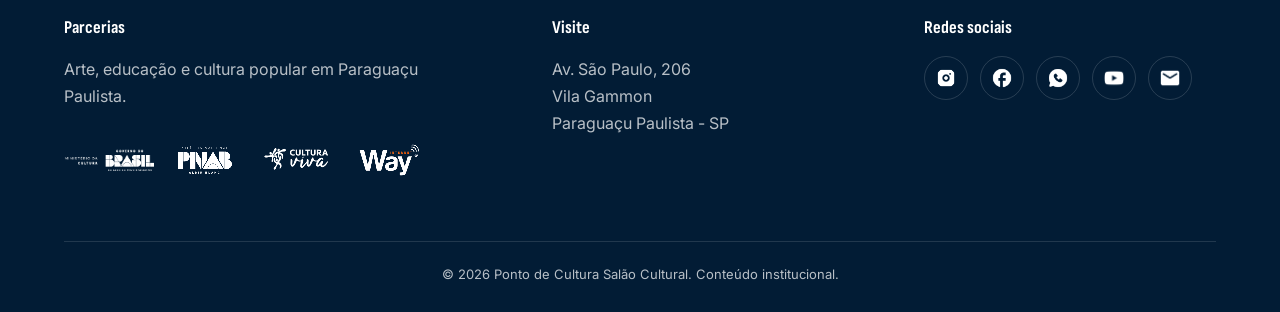
<file: pages/activities.html>
<!DOCTYPE html>
<html lang="pt-BR">
<head>
    <meta charset="UTF-8">
    <meta name="viewport" content="width=device-width, initial-scale=1.0">
    <title>Atividades - Ponto de cultura</title>
    <link rel="stylesheet" href="../styles/app.css">
    <link rel="shortcut icon" href="../assets/icons/Ponto-de-cultura_logo.webp" type="image/x-icon">
</head>
<body>
    <header>
        <nav>
            <div class="header-container">
                <div class="header__logo">
                    <img src="../assets/icons/Ponto-de-cultura_logo.webp" alt="Logo do Ponto de Cultura Salão Cultural">

                    <div class="logo-content">
                        <span>PONTO DE CULTURA</span>
                        <span>SALÃO CULTURAL</span>
                    </div>
                </div>

                <input type="checkbox" id="menu-checkbox">
                <label class="menu-label" for="menu-checkbox" aria-label="Abrir menu">
                    <svg xmlns="http://www.w3.org/2000/svg" width="20" height="20" fill="currentColor"
                        viewBox="0 0 16 16">
                        <path fill-rule="evenodd"
                            d="M2.5 12a.5.5 0 0 1 .5-.5h10a.5.5 0 0 1 0 1H3a.5.5 0 0 1-.5-.5m0-4a.5.5 0 0 1 .5-.5h10a.5.5 0 0 1 0 1H3a.5.5 0 0 1-.5-.5m0-4a.5.5 0 0 1 .5-.5h10a.5.5 0 0 1 0 1H3a.5.5 0 0 1-.5-.5" />
                    </svg>
                </label>

                <label id="overlay" for="menu-checkbox"></label>

                <ul class="header__navbar">
                    <label class="menu-label" for="menu-checkbox" aria-label="Fechar menu">
                        <svg xmlns="http://www.w3.org/2000/svg" width="20" height="20" fill="currentColor"
                            viewBox="0 0 16 16">
                            <path
                                d="M2.146 2.854a.5.5 0 1 1 .708-.708L8 7.293l5.146-5.147a.5.5 0 0 1 .708.708L8.707 8l5.147 5.146a.5.5 0 0 1-.708.708L8 8.707l-5.146 5.147a.5.5 0 0 1-.708-.708L7.293 8z" />
                        </svg>
                    </label>

                    <li><a href="index.html">INÍCIO</a></li>
                    <li><a href="about.html">SOBRE NÓS</a></li>
                    <li><a href="activities.html" class="active">ATIVIDADES</a></li>
                    <li><a href="contact.html">CONTATO</a></li>
                </ul>
            </div>
        </nav>
    </header>

    <main>
        <section class="hero hero--internal">
            <div class="hero-container-pages content-container">
                <div class="hero-content">
                    <h1 class="hero-title">
                        Arte para experimentar.<br>
                        <span class="hero-title-highlight">Cultura para compartilhar.</span>
                    </h1>

                    <p class="hero-text">
                        Oficinas, apresentações e vivências que unem técnica, criação, memória e convivência comunitária.
                    </p>
                </div>
            </div>
        </section>

        <section class="workshops" aria-labelledby="workshops-title">
            <div class="workshops-container content-container">
                <div class="workshops-heading">
                    <span class="eyebrown">NOSSAS ATIVIDADES</span>

                    <h2 class="title_content" id="workshops-title">
                        Um lugar para aprender, <span>criar e fazer parte</span>
                    </h2>

                    <p>
                        Aqui, a arte acontece no encontro. Cada atividade abre espaço para experimentar,
                        aprender com outras pessoas e descobrir novas formas de se expressar.
                    </p>
                </div>

                <div class="workshops-grid">
                    <article class="workshop-card">
                        <img src="../assets/photos/atividade-teatro.jpg"
                            alt="Participantes reunidos em uma atividade de teatro">

                        <div class="workshop-card__content">
                            <span>ARTES CÊNICAS</span>
                            <h3>Teatro</h3>
                            <p>No teatro, cada encontro é um convite para experimentar o corpo, a voz e a imaginação. Entre jogos e cenas, o grupo aprende a se expressar, ouvir o outro e construir histórias junto.</p>
                        </div>
                    </article>

                    <article class="workshop-card">
                        <img src="../assets/photos/atividade-cordas.webp"
                            alt="Músicos tocando violões e violinos em apresentação coletiva">

                        <div class="workshop-card__content">
                            <span>VIOLÃO E VIOLINO</span>
                            <h3>Cordas</h3>
                            <p>Violão e violino abrem caminhos para quem quer descobrir a música ou seguir aprendendo. Técnica, repertório e escuta caminham lado a lado, sempre respeitando o tempo de cada participante.</p>
                        </div>
                    </article>

                    <article class="workshop-card">
                        <img src="../assets/photos/instagram-09.jpg"
                            alt="Grupo de maracatu reunido na rua com seus instrumentos">

                        <div class="workshop-card__content">
                            <span>CULTURA POPULAR</span>
                            <h3>Maracatu e percussão</h3>
                            <p>O toque coletivo aproxima ritmo, memória e cultura popular. O grupo aprende ouvindo, repetindo e criando, até perceber a força que nasce quando cada instrumento encontra o outro.</p>
                        </div>
                    </article>

                    <article class="workshop-card">
                        <img src="../assets/photos/atividade-musica.jpg"
                            alt="Músicos tocando juntos durante uma apresentação">

                        <div class="workshop-card__content">
                            <span>FORMAÇÃO MUSICAL</span>
                            <h3>Música e musicalização</h3>
                            <p>A música aparece como linguagem de encontro: cantar, perceber ritmos, reconhecer sons e experimentar possibilidades. É fazer música com presença, curiosidade e liberdade.</p>
                        </div>
                    </article>

                    <article class="workshop-card">
                        <img src="../assets/photos/instagram-07.jpg"
                            alt="Representantes do Ponto de Cultura participando de encontro cultural">

                        <div class="workshop-card__content">
                            <span>IDEIAS E PROJETOS</span>
                            <h3>Produção cultural</h3>
                            <p>Uma ação cultural também nasce do cuidado com os bastidores. Planejar, organizar, receber o público e colocar ideias em movimento fazem parte desse aprendizado coletivo.</p>
                        </div>
                    </article>

                    <article class="workshop-card">
                        <img src="../assets/photos/atividade-audiovisual.jpg"
                            alt="Registro de uma apresentação cultural em palco">

                        <div class="workshop-card__content">
                            <span>IMAGEM E MEMÓRIA</span>
                            <h3>Audiovisual e cinema</h3>
                            <p>Imagem, som e narrativa ajudam a registrar memórias e contar histórias do território. As experiências aproximam o público do cinema e da criação audiovisual de forma acessível.</p>
                        </div>
                    </article>
                </div>
            </div>
        </section>

        <section class="activity-journey" aria-labelledby="journey-title">
            <div class="activity-journey-container content-container">
                <div class="activity-journey-heading">
                    <span class="eyebrown">COMO A EXPERIÊNCIA ACONTECE</span>
                    <h2 class="title_content" id="journey-title">Da descoberta à <span>apresentação</span></h2>
                    <p>Ninguém precisa chegar sabendo. O caminho começa pela curiosidade e ganha forma no encontro com outras pessoas.</p>
                </div>

                <ol class="activity-journey-list">
                    <li class="activity-journey-step">
                        <span>01</span>
                        <h3>Chegar e experimentar</h3>
                        <p>O primeiro passo é conhecer a linguagem, testar possibilidades e se sentir parte do espaço.</p>
                    </li>
                    <li class="activity-journey-step">
                        <span>02</span>
                        <h3>Aprender no próprio ritmo</h3>
                        <p>Cada pessoa desenvolve técnica e confiança com acompanhamento, prática e respeito ao seu tempo.</p>
                    </li>
                    <li class="activity-journey-step">
                        <span>03</span>
                        <h3>Criar com o grupo</h3>
                        <p>Ideias individuais encontram outras vozes e se transformam em cenas, músicas e ações coletivas.</p>
                    </li>
                    <li class="activity-journey-step">
                        <span>04</span>
                        <h3>Compartilhar com a comunidade</h3>
                        <p>Quando faz sentido para o processo, o que foi criado ganha o palco, a rua e o encontro com o público.</p>
                    </li>
                </ol>
            </div>
        </section>

        <section class="cultural-actions" aria-labelledby="actions-title">
            <div class="cultural-actions-container content-container">
                <div class="cultural-actions-heading">
                    <span class="eyebrown">ALÉM DAS OFICINAS</span>

                    <h2 class="title_content" id="actions-title">
                        Cultura que também acontece em <span>encontros e apresentações</span>
                    </h2>

                    <p>
                        O que acontece no Ponto também atravessa o palco, a tela, a rua e os encontros
                        que fortalecem a vida cultural da comunidade.
                    </p>
                </div>

                <div class="cultural-actions-grid">
                    <article class="cultural-action">
                        <span>01</span>
                        <h3>Apresentações e mostras</h3>
                        <p>Compartilhamento público dos processos desenvolvidos pelos alunos e grupos.</p>
                    </article>

                    <article class="cultural-action">
                        <span>02</span>
                        <h3>Cinema e audiovisual</h3>
                        <p>Sessões, bate-papos e experiências formativas ligadas ao CINE PONTO.</p>
                    </article>

                    <article class="cultural-action">
                        <span>03</span>
                        <h3>Formação e articulação</h3>
                        <p>Encontros sobre Cultura Viva, políticas culturais e atuação comunitária.</p>
                    </article>

                    <article class="cultural-action">
                        <span>04</span>
                        <h3>Eventos comunitários</h3>
                        <p>Arraiás, celebrações e ações que aproximam o espaço de seu território.</p>
                    </article>
                </div>
            </div>
        </section>

        <section class="activities-faq" aria-labelledby="faq-title">
            <div class="activities-faq-container content-container">
                <div class="activities-faq-heading">
                    <span class="eyebrown">PERGUNTAS FREQUENTES</span>
                    <h2 class="title_content" id="faq-title">Dúvidas de quem quer <span>chegar junto</span></h2>
                    <p>Se a sua pergunta não estiver aqui, chama a gente. O Ponto de Cultura existe para estar perto da comunidade.</p>
                </div>

                <div class="activities-faq-list">
                    <details>
                        <summary>Preciso ter experiência para participar?</summary>
                        <p>Não. O mais importante é chegar com vontade de aprender. As atividades acolhem diferentes experiências, e cada pessoa avança no próprio tempo.</p>
                    </details>
                    <details>
                        <summary>As atividades são gratuitas?</summary>
                        <p>Sim. O acesso gratuito faz parte do compromisso do Ponto de Cultura com a formação artística e a participação da comunidade.</p>
                    </details>
                    <details>
                        <summary>Preciso ter instrumento próprio?</summary>
                        <p>Isso pode variar conforme a atividade e a disponibilidade do espaço. Antes de começar, converse com a equipe para entender o que será necessário.</p>
                    </details>
                    <details>
                        <summary>Quem pode participar?</summary>
                        <p>O Ponto recebe públicos de diferentes idades. Como cada atividade tem sua própria dinâmica, fale com a equipe para descobrir qual grupo combina melhor com você.</p>
                    </details>
                    <details>
                        <summary>Como fico sabendo de novas turmas?</summary>
                        <p>As novidades são divulgadas pelo Instagram e pelos canais de contato do Ponto de Cultura. Acompanhe as redes ou fale diretamente com a equipe.</p>
                    </details>
                    <details>
                        <summary>Posso conhecer o espaço antes?</summary>
                        <p>Sim. Entre em contato com a equipe para combinar a melhor forma de visitar o espaço, conhecer o trabalho e tirar suas dúvidas.</p>
                    </details>
                </div>

                <a class="activities-faq-link" href="contact.html">FALAR COM A EQUIPE</a>
            </div>
        </section>
        
        <section class="cta">
            <div class="cta-container content-container">
                <img class="cta__bird" src="../assets/images/Pardal e flores_quote.webp" alt="Pardal">

                <div class="cta__content">
                    <h2>“Arte se aprende<br>vivendo e<br>compartilhando"</h2>
                </div>
                <img class="cta__pattern" src="../assets/images/Grafismo_quote.webp" alt="Grafismo decorativo">
            </div>
        </section>
    </main>

    <footer>
        <div class="footer-container">
            <div class="footer-content">
                <div class="footer-column">
                    <h3>Parcerias</h3>
                    <p>Arte, educação e cultura popular em Paraguaçu Paulista.</p>                        

                    <div class="footer-partners">
                        <img src="../assets/icons/Ministério-da-cultura_logo.webp" alt="Ministério da Cultura">
                        <img src="../assets/icons/PNAB_logo.webp" alt="PNAB">
                        <img src="../assets/icons/Cultura-viva_logo.webp" alt="Cultura Viva">
                        <img src="../assets/icons/Way_logo.webp" alt="Way">
                    </div>
                </div>

                <div class="footer-column">
                    <h3>Visite</h3>

                    <a href="https://www.google.com/maps/search/?api=1&query=Av.+São+Paulo+206+Paraguaçu+Paulista+SP"
                        target="_blank"
                        rel="noopener noreferrer">
                        Av. São Paulo, 206<br>
                        Vila Gammon<br>
                        Paraguaçu Paulista - SP
                    </a>
                </div>

                <div class="footer-column">
                    <h3>Redes sociais</h3>

                    <div class="footer-socials">
                        <a href="https://www.instagram.com/pontodecultura.ppta/" target="_blank" aria-label="Instagram">
                            <img src="../assets/icons/Instagram_logo.webp" alt="Instagram">
                        </a>

                        <a href="https://www.facebook.com/PontodeCultura.APMVGFR" target="_blank" aria-label="Facebook">
                            <img src="../assets/icons/Facebook_logo.webp" alt="Facebook">
                        </a>

                        <a href="#" target="_blank" aria-label="WhatsApp">
                            <img src="../assets/icons/Whatsapp_logo.webp" alt="WhatsApp">
                        </a>

                        <a href="https://www.youtube.com/@SalaoCultural" target="_blank" aria-label="YouTube">
                            <img src="../assets/icons/Youtube_logo.webp" alt="YouTube">
                        </a>

                        <a href="pontodeculturasalaocultural@gmail.com" target="_blank" aria-label="E-mail">
                            <img src="../assets/icons/Email_logo.webp" alt="E-mail">
                        </a>
                    </div>
                </div>
            </div>

            <div class="footer-bottom">
                <p>© 2026 Ponto de Cultura Salão Cultural. Conteúdo institucional.</p>
            </div>
        </div>
    </footer>
</body>
</html>
</file>
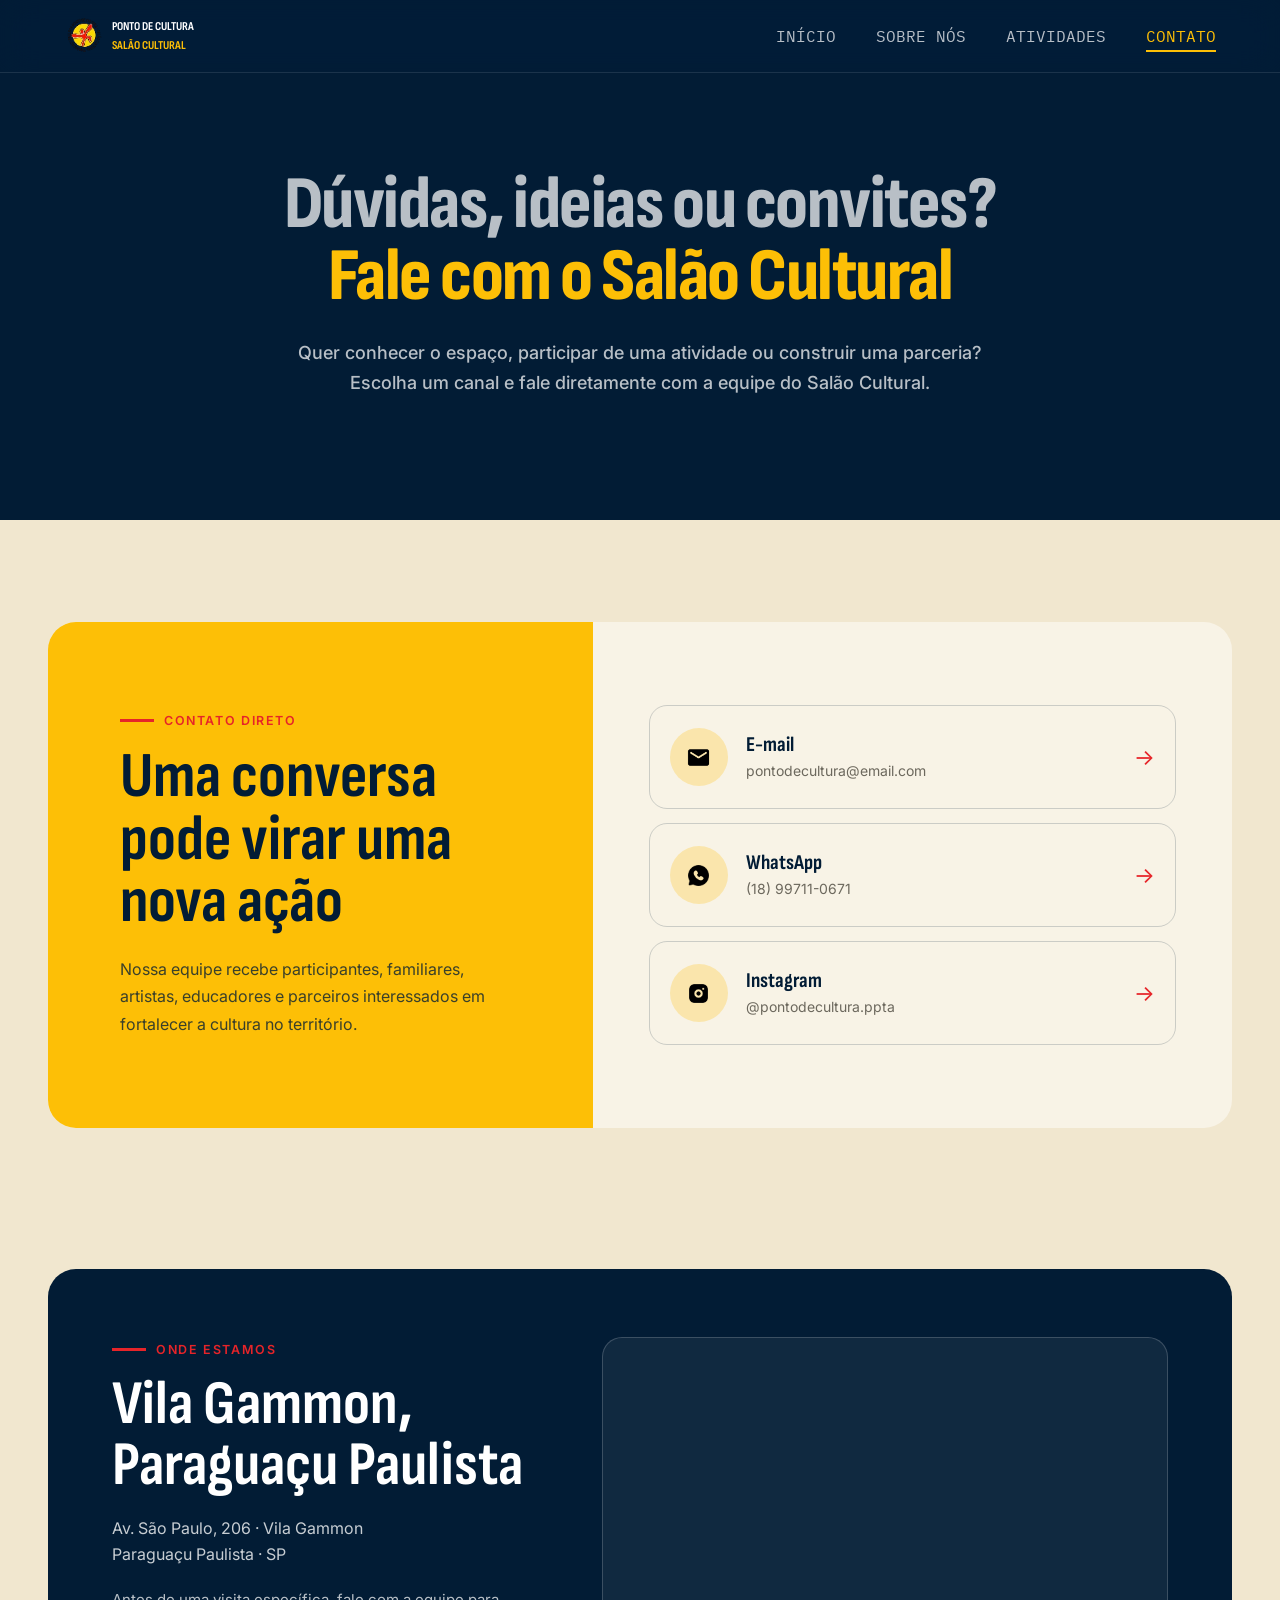
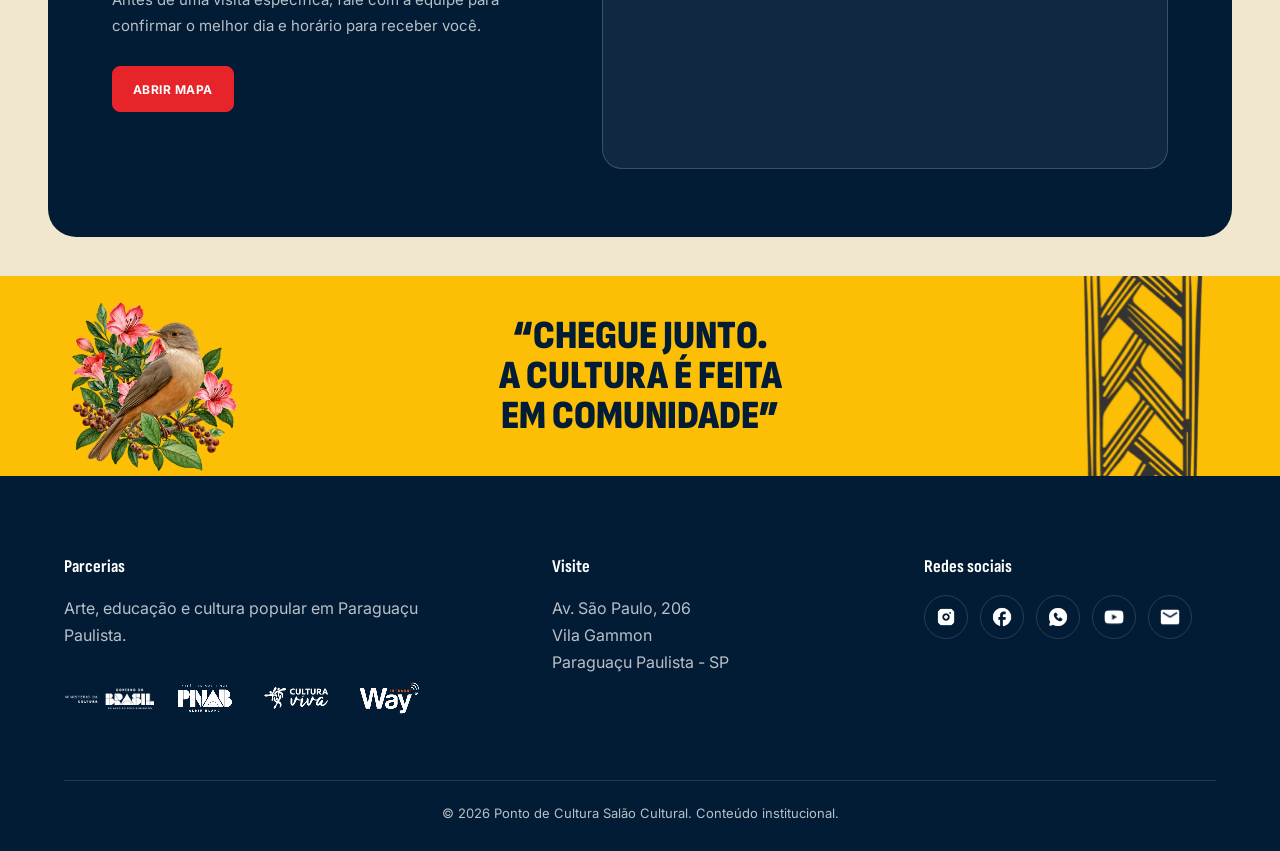
<file: pages/contact.html>
<!DOCTYPE html>
<html lang="pt-BR">
<head>
    <meta charset="UTF-8">
    <meta name="viewport" content="width=device-width, initial-scale=1.0">
    <title>Contato - Ponto de cultura</title>
    <link rel="stylesheet" href="../styles/app.css">
    <link rel="shortcut icon" href="../assets/icons/Ponto-de-cultura_logo.webp" type="image/x-icon">
</head>
<body>
    <header>
        <nav>
            <div class="header-container">
                <div class="header__logo">
                    <img src="../assets/icons/Ponto-de-cultura_logo.webp" alt="Logo do Ponto de Cultura Salão Cultural">

                    <div class="logo-content">
                        <span>PONTO DE CULTURA</span>
                        <span>SALÃO CULTURAL</span>
                    </div>
                </div>

                <input type="checkbox" id="menu-checkbox">
                <label class="menu-label" for="menu-checkbox" aria-label="Abrir menu">
                    <svg xmlns="http://www.w3.org/2000/svg" width="20" height="20" fill="currentColor"
                        viewBox="0 0 16 16">
                        <path fill-rule="evenodd"
                            d="M2.5 12a.5.5 0 0 1 .5-.5h10a.5.5 0 0 1 0 1H3a.5.5 0 0 1-.5-.5m0-4a.5.5 0 0 1 .5-.5h10a.5.5 0 0 1 0 1H3a.5.5 0 0 1-.5-.5m0-4a.5.5 0 0 1 .5-.5h10a.5.5 0 0 1 0 1H3a.5.5 0 0 1-.5-.5" />
                    </svg>
                </label>

                <label id="overlay" for="menu-checkbox"></label>

                <ul class="header__navbar">
                    <label class="menu-label" for="menu-checkbox" aria-label="Fechar menu">
                        <svg xmlns="http://www.w3.org/2000/svg" width="20" height="20" fill="currentColor"
                            viewBox="0 0 16 16">
                            <path
                                d="M2.146 2.854a.5.5 0 1 1 .708-.708L8 7.293l5.146-5.147a.5.5 0 0 1 .708.708L8.707 8l5.147 5.146a.5.5 0 0 1-.708.708L8 8.707l-5.146 5.147a.5.5 0 0 1-.708-.708L7.293 8z" />
                        </svg>
                    </label>

                    <li><a href="index.html">INÍCIO</a></li>
                    <li><a href="about.html">SOBRE NÓS</a></li>
                    <li><a href="activities.html">ATIVIDADES</a></li>
                    <li><a href="contact.html" class="active">CONTATO</a></li>
                </ul>
            </div>
        </nav>
    </header>

    <main>
        <section class="hero hero--internal">
            <div class="hero-container-pages content-container">
                <div class="hero-content">
                    <h1 class="hero-title">
                        Dúvidas, ideias ou convites?<br>
                        <span class="hero-title-highlight">Fale com o Salão Cultural</span>
                    </h1>

                    <p class="hero-text">
                        Quer conhecer o espaço, participar de uma atividade ou construir uma parceria?
                        Escolha um canal e fale diretamente com a equipe do Salão Cultural.
                    </p>
                </div>
            </div>
        </section>

        <section class="contact-direct" id="contato-direto" aria-labelledby="contact-direct-title">
            <div class="contact-direct-container content-container">
                <div class="contact-direct-intro">
                    <span class="eyebrown">CONTATO DIRETO</span>
                    <h2 id="contact-direct-title">Uma conversa pode virar uma nova ação</h2>
                    <p>
                        Nossa equipe recebe participantes, familiares, artistas, educadores e parceiros
                        interessados em fortalecer a cultura no território.
                    </p>
                </div>

                <div class="contact-channels">
                    <!-- Troque o endereço e o href abaixo pelo e-mail oficial do Ponto de Cultura. -->
                    <a class="contact-channel"
                        href="#"
                        aria-label="Enviar um e-mail para o Ponto de Cultura">
                        <span class="contact-channel__icon" aria-hidden="true">
                            <img src="../assets/icons/Email_logo.webp" alt="">
                        </span>
                        <span class="contact-channel__content">
                            <strong>E-mail</strong>
                            <small>pontodecultura@email.com</small>
                        </span>
                        <span class="contact-channel__arrow" aria-hidden="true">→</span>
                    </a>

                    <a class="contact-channel"
                        href="https://wa.me/5518997110671"
                        target="_blank"
                        rel="noopener noreferrer"
                        aria-label="Conversar com o Ponto de Cultura pelo WhatsApp">
                        <span class="contact-channel__icon" aria-hidden="true">
                            <img src="../assets/icons/Whatsapp_logo.webp" alt="">
                        </span>
                        <span class="contact-channel__content">
                            <strong>WhatsApp</strong>
                            <small>(18) 99711-0671</small>
                        </span>
                        <span class="contact-channel__arrow" aria-hidden="true">→</span>
                    </a>

                    <a class="contact-channel"
                        href="https://www.instagram.com/pontodecultura.ppta/"
                        target="_blank"
                        rel="noopener noreferrer"
                        aria-label="Abrir o Instagram do Ponto de Cultura">
                        <span class="contact-channel__icon" aria-hidden="true">
                            <img src="../assets/icons/Instagram_logo.webp" alt="">
                        </span>
                        <span class="contact-channel__content">
                            <strong>Instagram</strong>
                            <small>@pontodecultura.ppta</small>
                        </span>
                        <span class="contact-channel__arrow" aria-hidden="true">→</span>
                    </a>
                </div>
            </div>
        </section>

        <section class="contact-location" aria-labelledby="location-title">
            <div class="contact-location-container content-container">
                <div class="contact-location-content">
                    <span class="eyebrown">ONDE ESTAMOS</span>
                    <h2 id="location-title">Vila Gammon,<br>Paraguaçu Paulista</h2>

                    <address>
                        Av. São Paulo, 206 · Vila Gammon<br>
                        Paraguaçu Paulista · SP
                    </address>

                    <p>
                        Antes de uma visita específica, fale com a equipe para confirmar o melhor dia
                        e horário para receber você.
                    </p>

                    <div class="contact-location-actions">
                        <a href="https://www.google.com/maps/search/?api=1&query=Av.+S%C3%A3o+Paulo,+206,+Paragua%C3%A7u+Paulista,+SP"
                            target="_blank"
                            rel="noopener noreferrer">
                            ABRIR MAPA
                        </a>
                    </div>
                </div>

                <div class="contact-map">
                    <iframe
                        src="https://www.google.com/maps/embed?pb=!1m18!1m12!1m3!1d3688.010896281223!2d-50.58028170000001!3d-22.428615699999998!2m3!1f0!2f0!3f0!3m2!1i1024!2i768!4f13.1!3m3!1m2!1s0x94951b4ba2adfc35%3A0xf2320f1697518aea!2sR.%20S%C3%A3o%20Paulo%2C%20206%20-%20Vila%20Gammon%2C%20Paragua%C3%A7u%20Paulista%20-%20SP%2C%2019700-000!5e0!3m2!1spt-BR!2sbr!4v1789933672478!5m2!1spt-BR!2sbr"
                        title="Mapa com a localização do Ponto de Cultura Salão Cultural"
                        loading="lazy"
                        referrerpolicy="strict-origin-when-cross-origin"
                        allowfullscreen>
                    </iframe>
                </div>
            </div>
        </section>

        <section class="cta">
            <div class="cta-container content-container">
                <img class="cta__bird" src="../assets/images/Pardal e flores_quote.webp" alt="Pardal">

                <div class="cta__content">
                    <h2>“Chegue junto.<br>A cultura é feita<br>em comunidade”</h2>
                </div>
                <img class="cta__pattern" src="../assets/images/Grafismo_quote.webp" alt="Grafismo decorativo">
            </div>
        </section>
    </main>

    <footer>
        <div class="footer-container">
            <div class="footer-content">
                <div class="footer-column">
                    <h3>Parcerias</h3>
                    <p>Arte, educação e cultura popular em Paraguaçu Paulista.</p>                        

                    <div class="footer-partners">
                        <img src="../assets/icons/Ministério-da-cultura_logo.webp" alt="Ministério da Cultura">
                        <img src="../assets/icons/PNAB_logo.webp" alt="PNAB">
                        <img src="../assets/icons/Cultura-viva_logo.webp" alt="Cultura Viva">
                        <img src="../assets/icons/Way_logo.webp" alt="Way">
                    </div>
                </div>

                <div class="footer-column">
                    <h3>Visite</h3>

                    <a href="https://www.google.com/maps/search/?api=1&query=Av.+São+Paulo+206+Paraguaçu+Paulista+SP"
                        target="_blank"
                        rel="noopener noreferrer">
                        Av. São Paulo, 206<br>
                        Vila Gammon<br>
                        Paraguaçu Paulista - SP
                    </a>
                </div>

                <div class="footer-column">
                    <h3>Redes sociais</h3>

                    <div class="footer-socials">
                        <a href="https://www.instagram.com/pontodecultura.ppta/" target="_blank" aria-label="Instagram">
                            <img src="../assets/icons/Instagram_logo.webp" alt="Instagram">
                        </a>

                        <a href="https://www.facebook.com/PontodeCultura.APMVGFR" target="_blank" aria-label="Facebook">
                            <img src="../assets/icons/Facebook_logo.webp" alt="Facebook">
                        </a>

                        <a href="#" target="_blank" aria-label="WhatsApp">
                            <img src="../assets/icons/Whatsapp_logo.webp" alt="WhatsApp">
                        </a>

                        <a href="https://www.youtube.com/@SalaoCultural" target="_blank" aria-label="YouTube">
                            <img src="../assets/icons/Youtube_logo.webp" alt="YouTube">
                        </a>

                        <a href="pontodeculturasalaocultural@gmail.com" target="_blank" aria-label="E-mail">
                            <img src="../assets/icons/Email_logo.webp" alt="E-mail">
                        </a>
                    </div>
                </div>
            </div>

            <div class="footer-bottom">
                <p>© 2026 Ponto de Cultura Salão Cultural. Conteúdo institucional.</p>
            </div>
        </div>
    </footer>
</body>
</html>
</file>
<file: styles/app.css>
@import url('https://fonts.googleapis.com/css2?family=IBM+Plex+Mono:wght@400;700&family=Inter:wght@400;500;600;700&family=Sofia+Sans+Condensed:wght@100..1000&display=swap');

/* General */
@import "general.css";

/* Pages */
@import "pages/about.css";
@import "pages/home.css";
@import "pages/activities.css";
@import "pages/contact.css";

:root {
    /* Backgrounds */
    --background-primary-color: #F1E7CF;
    --background-secondary-color: #021C35;
    --background-tertiary-color: #FDBF06;
    --background-quaternary-color: #FFFFFF;

    /* Text Colors */
    --text-primary-color: #000000;
    --text-secondary-color: #6C685D;
    --text-tertiary-color: #FFFFFFB8;
    --text-quaternary-color: #FFFFFF;

    /* Brand/Action Colors */
    --color-primary: #E62429;
    --color-primary-hover: #8a171b;
    --color-secondary: #021C35;
    --color-tertiary: #FDBF06;

   /* Title Sizes */
    --title-h1-size: 64px;
    --title-h2-size: 56px;
    --title-h3-size: 40px;
    --title-h4-size: 32px;
    --subtitle-size: 24px;

    /* Body Text Sizes */
    --text-body1-size: 16px;
    --text-body2-size: 18px;
    --text-body3-size: 20px;

    /* Font Weights */
    --title-weight: 900;
    --subtitle-weight: 800;
    --header-weight: 700;
    --text-body1-weight: 600;
    --text-body2-weight: 500;
    --text-weight: normal;

    /* Font Families */
    --title-font: "Sofia Sans Condensed", sans-serif;
    --text-font: "Inter", sans-serif;
    --mono-font: "IBM Plex Mono", monospace;

    /* Shadow */
    --shadow: 0 20px 40px rgba(0, 0, 255, 0.3);

    /* Layout */
    --content-max-width: 1360px;
    --page-gutter: clamp(24px, 5vw, 80px);
    --section-spacing: clamp(48px, 4vw, 64px);
}

* {
    margin: 0;
    padding: 0;
    box-sizing: border-box;
}

body {
    background-color: var(--background-primary-color);
}

main {
    overflow: clip;
}

img {
    display: block;
    max-width: 100%;
}

.content-container {
    width: 100%;
    max-width: var(--content-max-width);
    margin-inline: auto;
    padding-inline: var(--page-gutter);
}

h1,
h2,
h3,
h4 {
    font-family: var(--title-font);
}

p {
    color: var(--text-secondary-color);
    font-family: var(--text-font);
}
</file>
